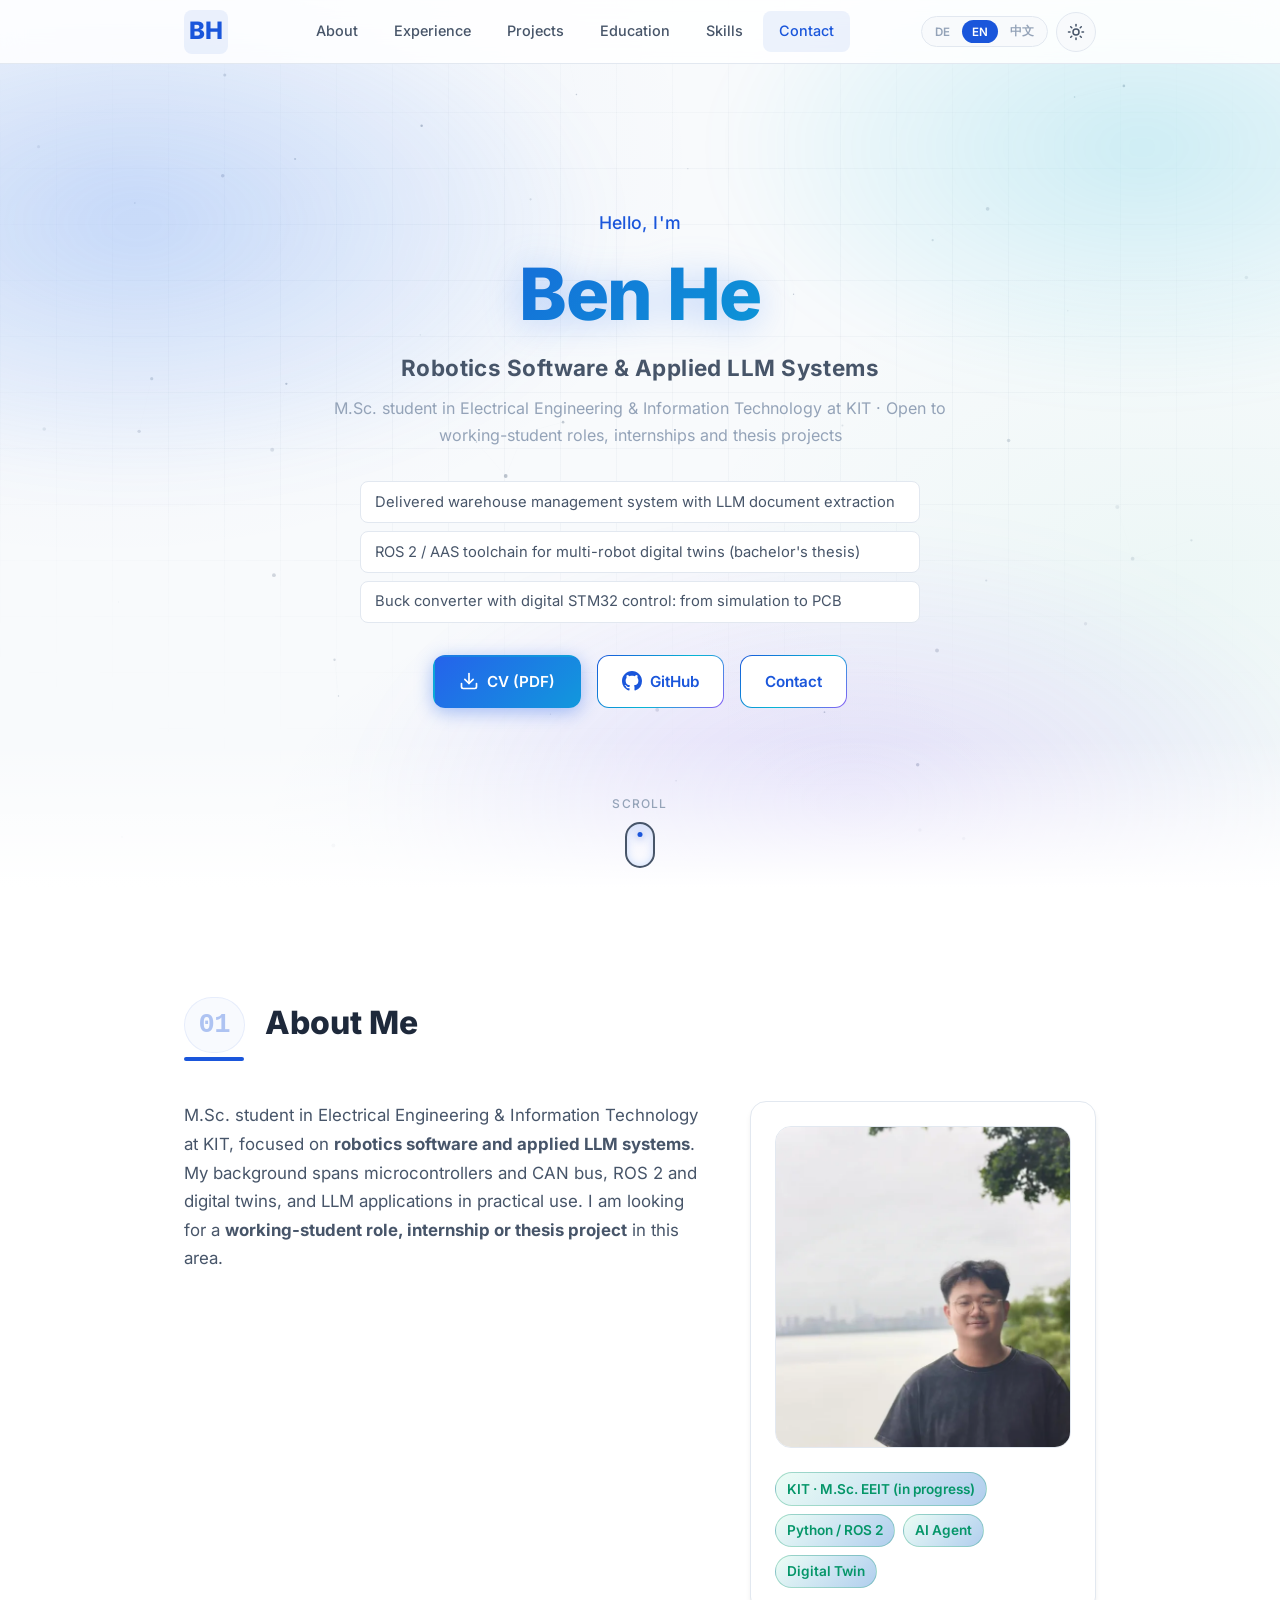
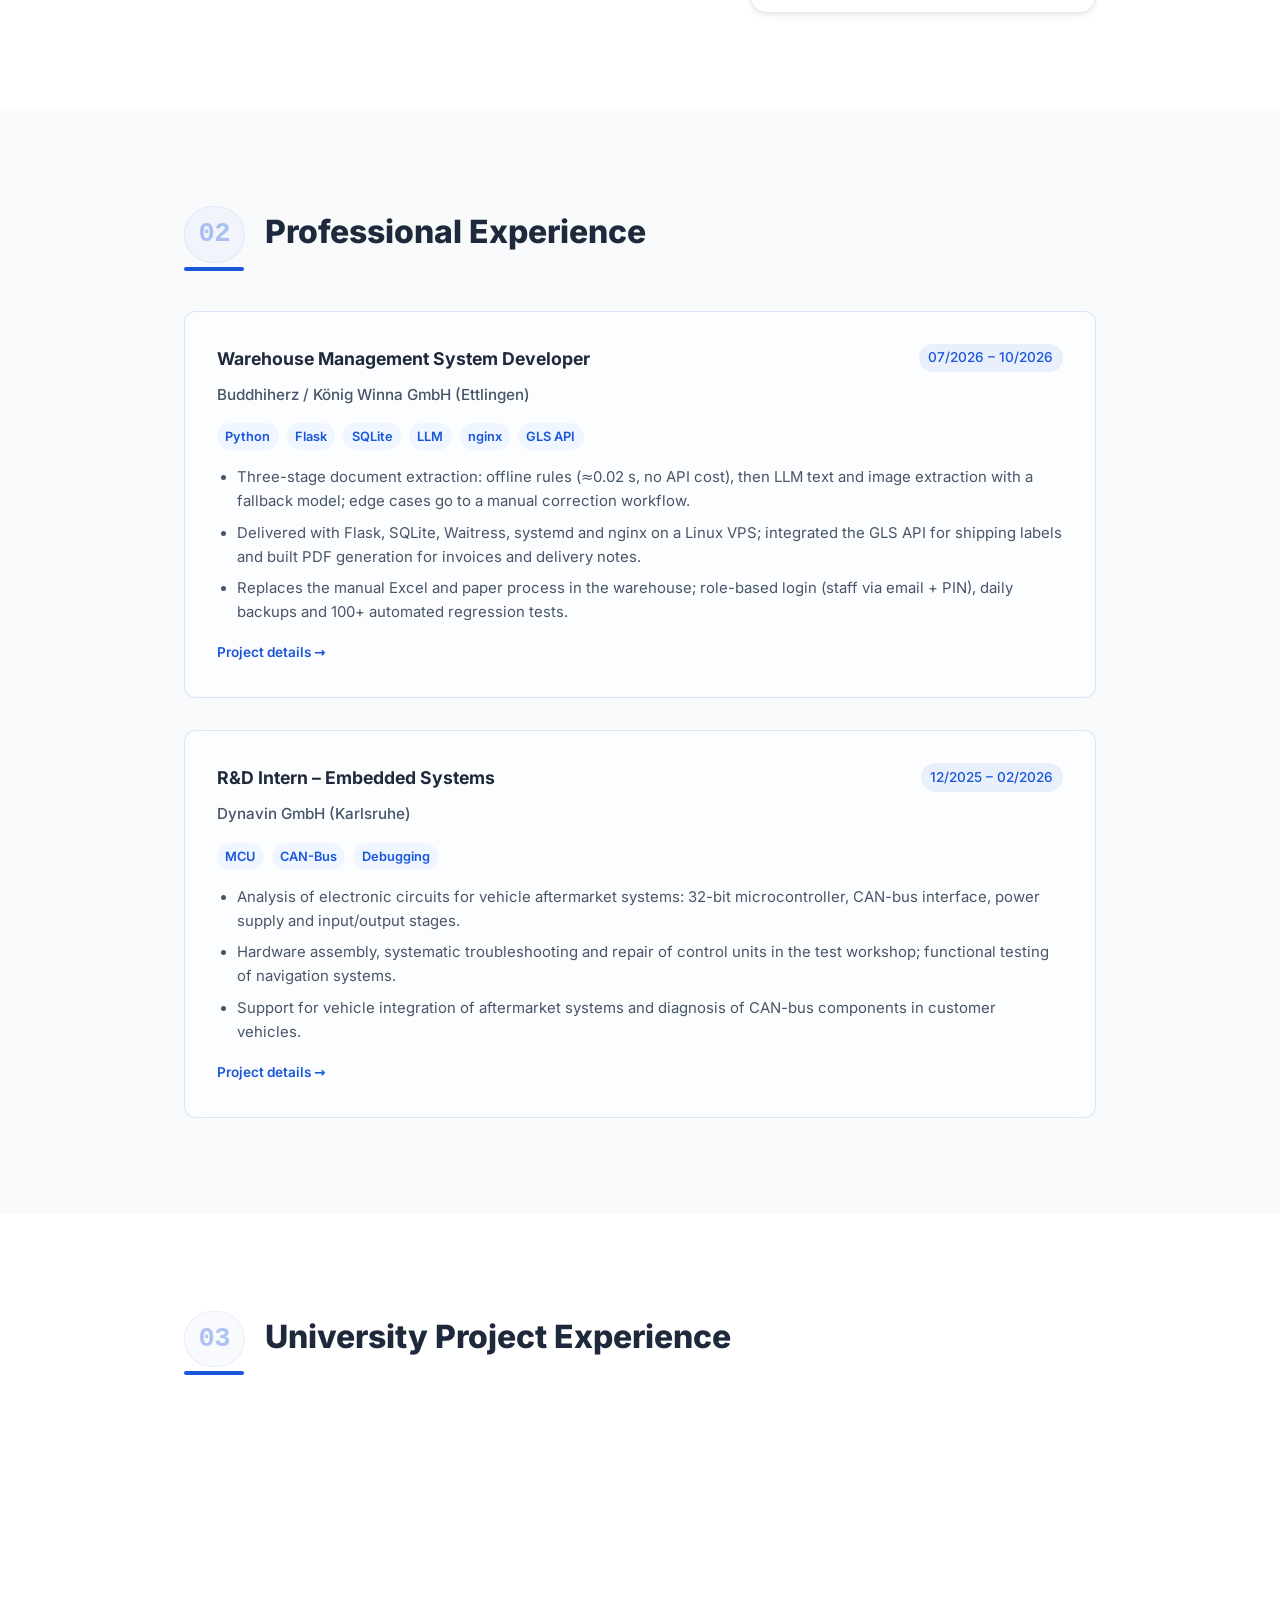
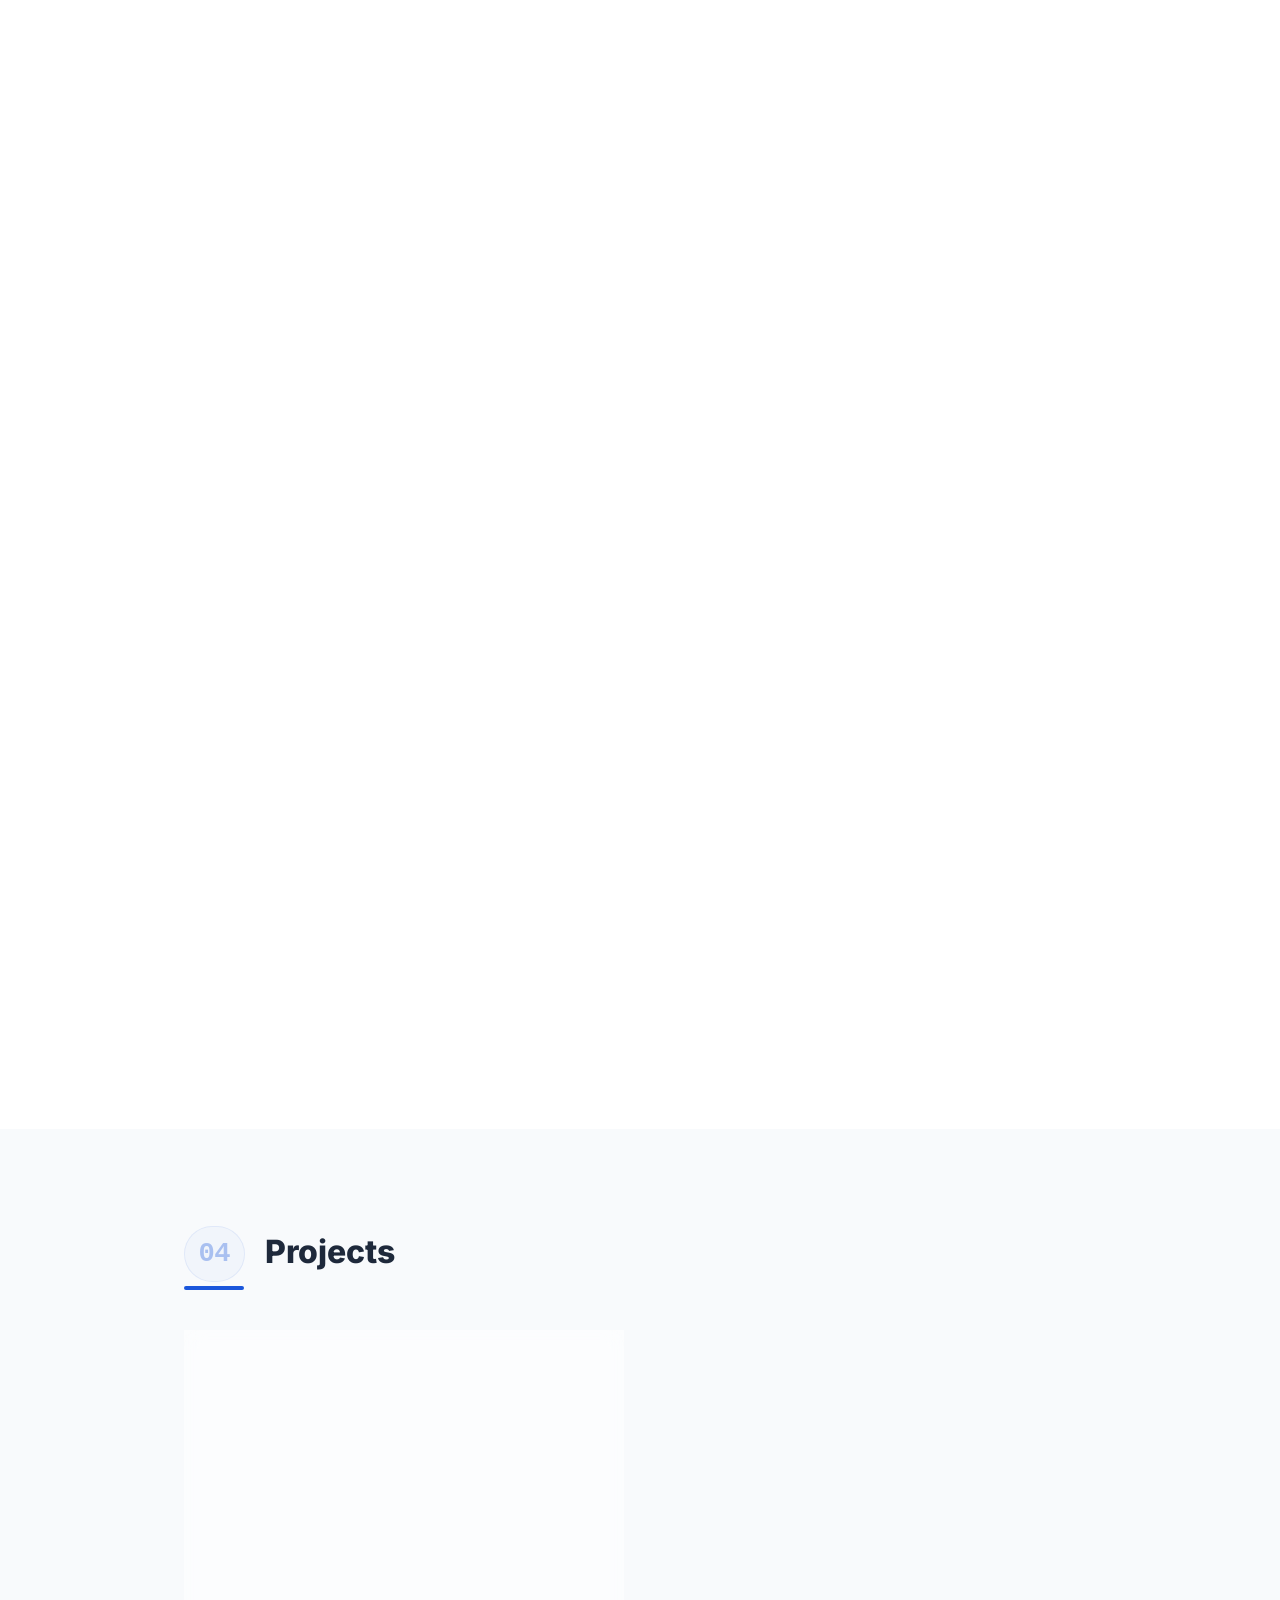
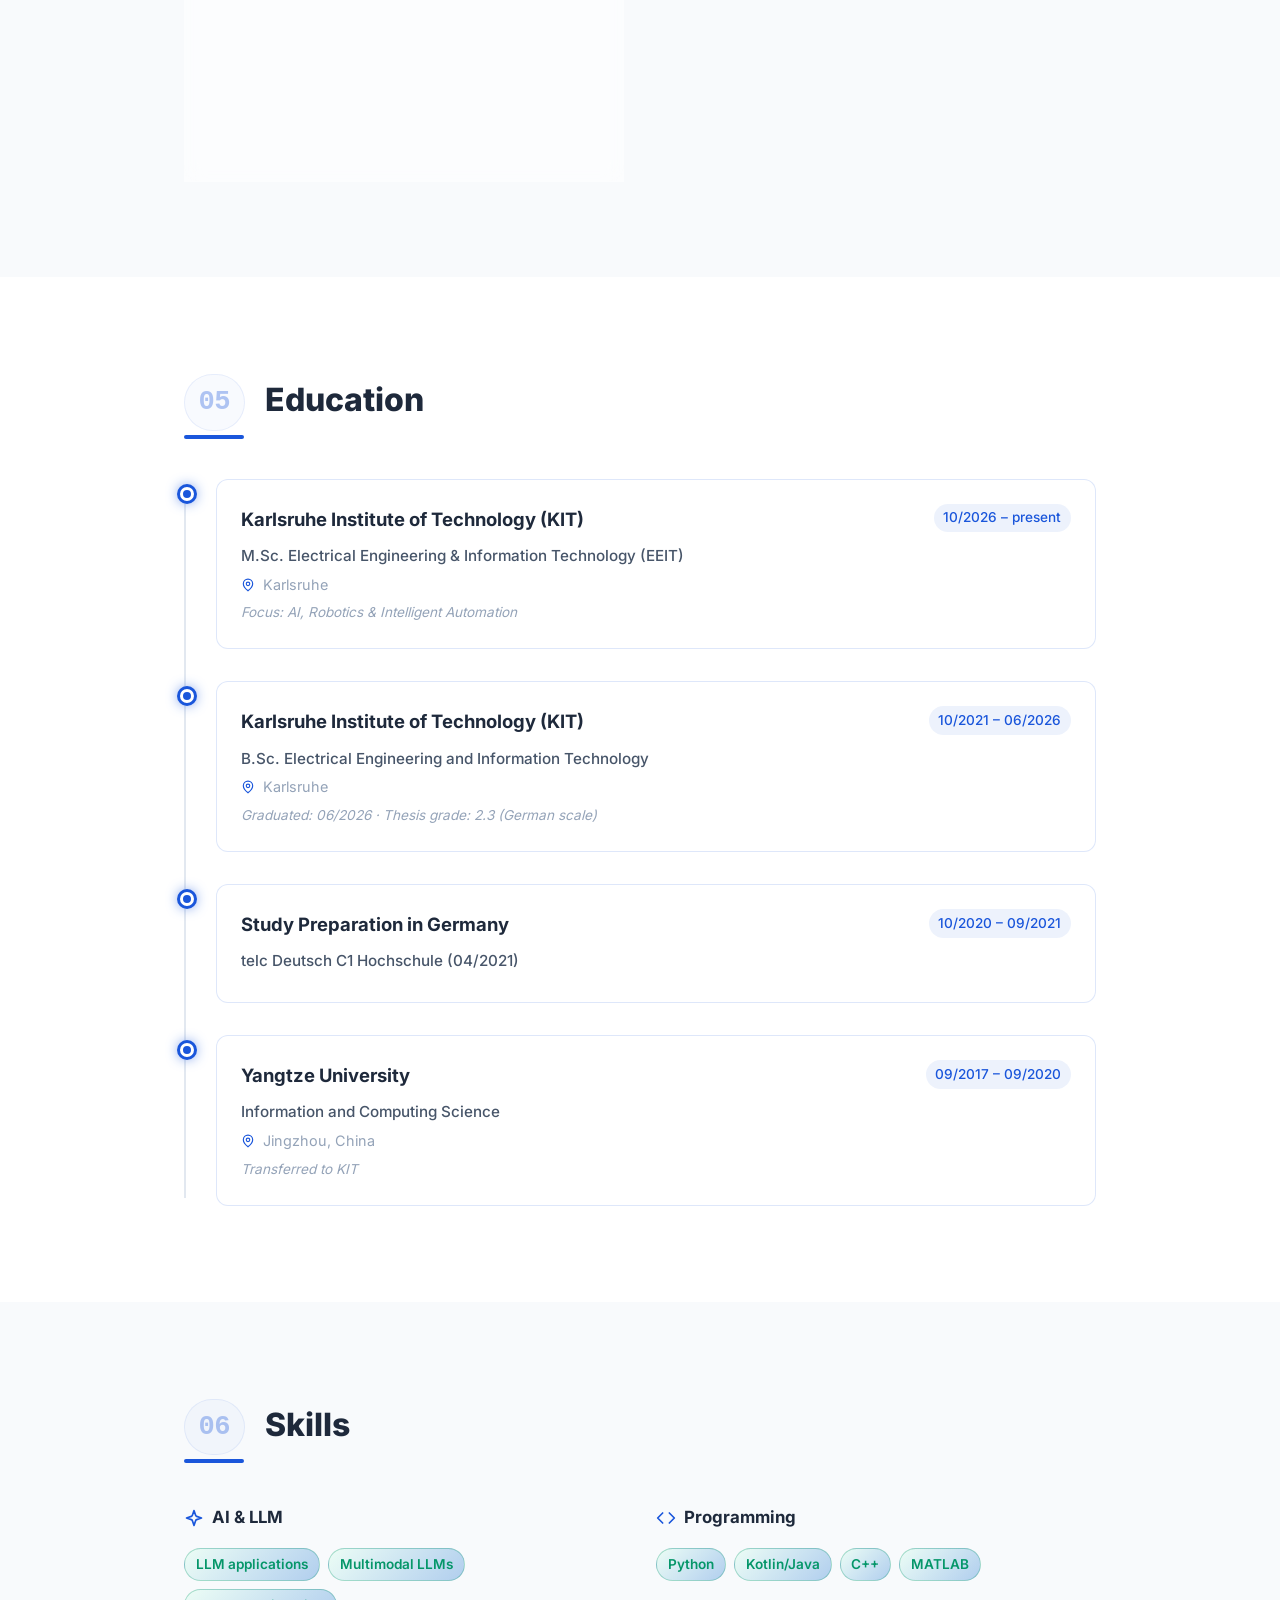
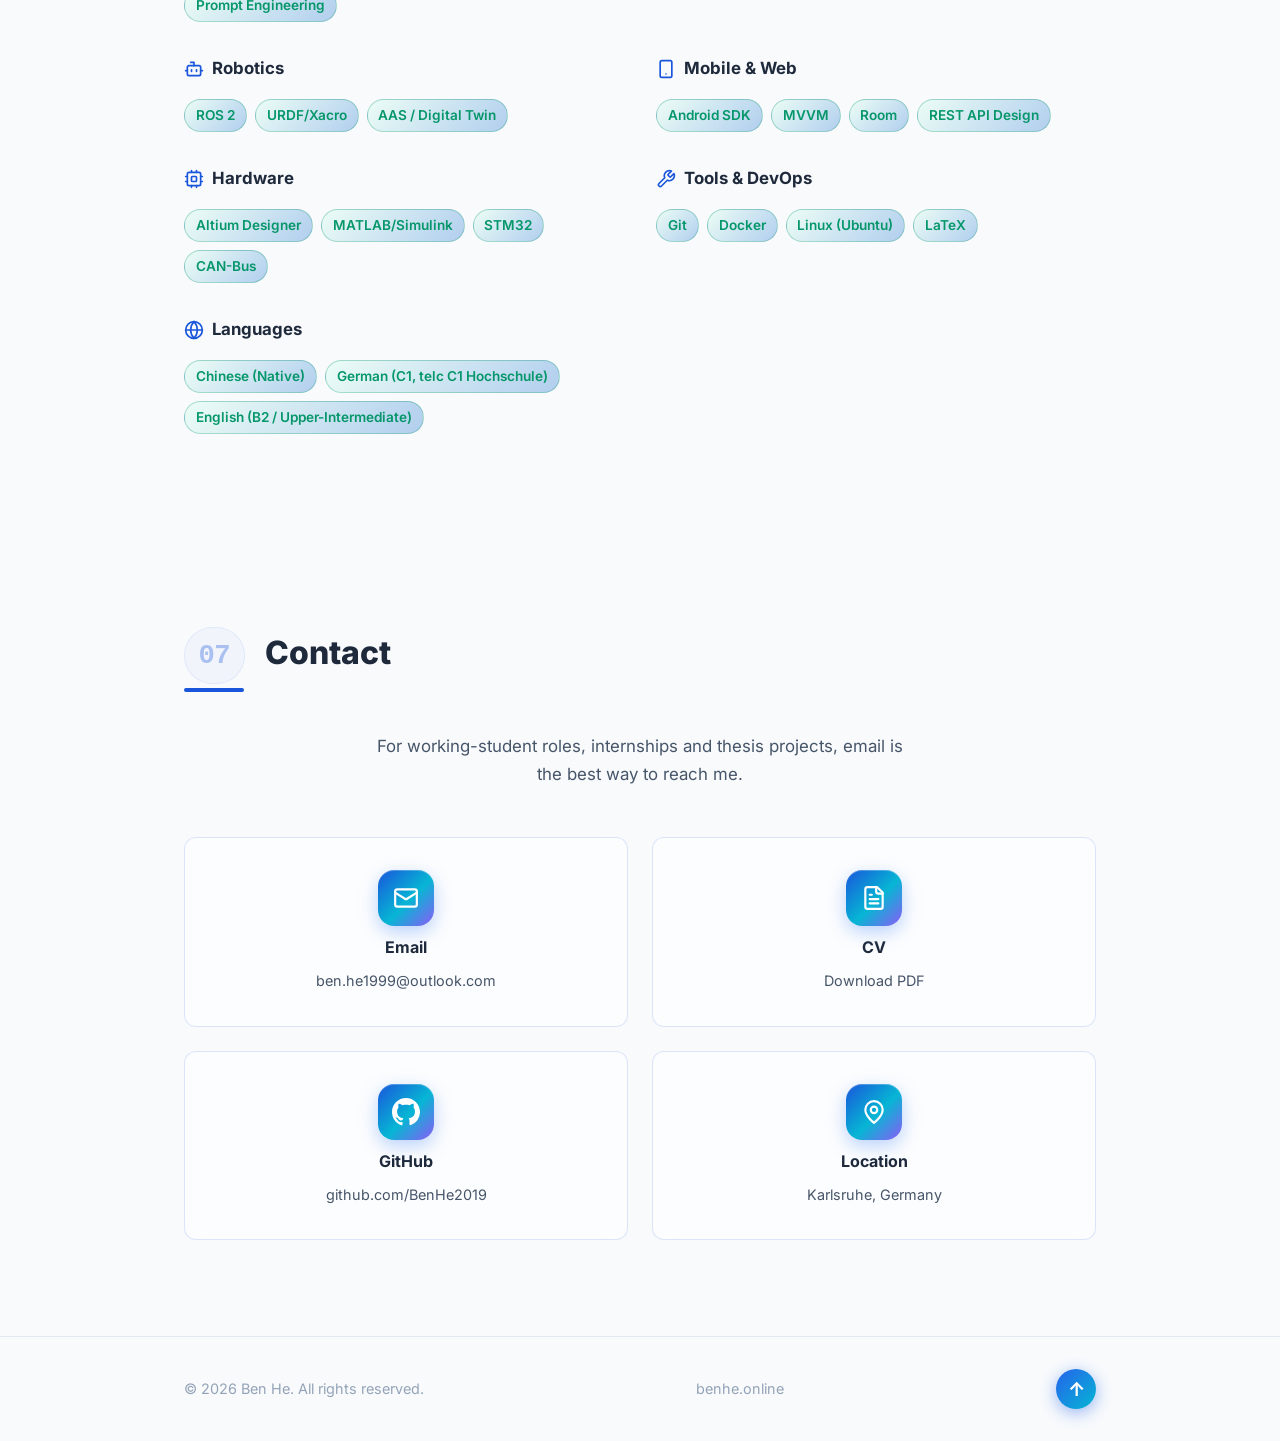
<file: index.html>
<!DOCTYPE html>
<html lang="de" data-theme="light">
<head>
  <meta charset="UTF-8">
  <meta name="viewport" content="width=device-width, initial-scale=1.0">
  <meta name="description" data-i18n="meta-desc" content="Ben He — M.Sc.-Student EEIT am KIT. Robotik-Software und angewandte LLM-Systeme: ROS 2, Digital Twins, LLM-Anwendungen und Embedded Systems. Offen für Werkstudentenstellen, Praktika und Abschlussarbeiten.">
  <title>Ben He | Robotics Software &amp; Applied LLM</title>
  <link rel="canonical" href="https://benhe2019.github.io/">
  <link rel="alternate" hreflang="de" href="https://benhe2019.github.io/?lang=de">
  <link rel="alternate" hreflang="en" href="https://benhe2019.github.io/?lang=en">
  <link rel="alternate" hreflang="zh-CN" href="https://benhe2019.github.io/?lang=zh">
  <link rel="alternate" hreflang="x-default" href="https://benhe2019.github.io/">
  <meta property="og:type" content="website">
  <meta property="og:title" content="Ben He | Robotics Software &amp; Applied LLM">
  <meta property="og:description" content="M.Sc.-Student EEIT am KIT. Robotik-Software und angewandte LLM-Systeme. Offen für Werkstudentenstellen, Praktika und Abschlussarbeiten.">
  <meta property="og:url" content="https://benhe2019.github.io/">
  <meta property="og:image" content="https://benhe2019.github.io/og-image.png">
  <meta property="og:image:width" content="1200">
  <meta property="og:image:height" content="630">
  <meta name="twitter:card" content="summary_large_image">
  <script type="application/ld+json">{"@context": "https://schema.org", "@type": "Person", "name": "Ben He", "url": "https://benhe2019.github.io/", "image": "https://benhe2019.github.io/portrait.jpg", "jobTitle": "M.Sc. Student, Electrical Engineering and Information Technology", "alumniOf": {"@type": "CollegeOrUniversity", "name": "Karlsruher Institut für Technologie"}, "address": {"@type": "PostalAddress", "addressLocality": "Karlsruhe", "addressCountry": "DE"}, "sameAs": ["https://github.com/BenHe2019"], "knowsAbout": ["Robotics", "ROS 2", "Digital Twin", "LLM Applications", "Embedded Systems"]}</script>
  <link rel="icon" type="image/svg+xml" href="favicon.svg">
  <link rel="stylesheet" href="styles.css">
  <link rel="apple-touch-icon" href="apple-touch-icon.png">
  <link rel="preload" href="fonts/inter-latin.woff2" as="font" type="font/woff2" crossorigin>
</head>
<body>

  <!-- Scroll Progress Bar -->
  <div class="scroll-progress" id="scrollProgress" aria-hidden="true"></div>

  <!-- Navigation -->
  <header class="navbar" id="navbar" role="banner">
    <div class="container nav-container">
      <a href="#hero" class="nav-logo" data-i18n-aria="nav-home" aria-label="Zur Startseite">BH</a>
      <nav class="nav-links" id="navLinks" role="navigation" data-i18n-aria="nav-main" aria-label="Hauptnavigation">
        <a href="#about" data-section="about" data-i18n="nav-about">Über mich</a>
        <a href="#experience" data-section="experience" data-i18n="nav-exp">Erfahrung</a>
        <a href="#projects" data-section="projects" data-i18n="nav-proj">Projekte</a>
        <a href="#education" data-section="education" data-i18n="nav-edu">Ausbildung</a>
        <a href="#skills" data-section="skills" data-i18n="nav-skills">Kompetenzen</a>
        <a href="#contact" data-section="contact" data-i18n="nav-contact">Kontakt</a>
      </nav>
      <div class="nav-actions">
        <div class="lang-switcher" id="langSwitcher" role="radiogroup" data-i18n-aria="lang-switch" aria-label="Sprache wählen">
          <button class="lang-option active" data-lang="de" aria-checked="true" role="radio">DE</button>
          <button class="lang-option" data-lang="en" aria-checked="false" role="radio">EN</button>
          <button class="lang-option" data-lang="zh" aria-checked="false" role="radio">中文</button>
        </div>
        <button class="theme-toggle" id="themeToggle" data-i18n-aria="theme-switch" aria-label="Design umschalten" title="Hell/Dunkel Modus">
          <span class="theme-icon-light"><svg width="18" height="18" viewBox="0 0 24 24" fill="none" stroke="currentColor" stroke-width="2" stroke-linecap="round" stroke-linejoin="round" aria-hidden="true"><circle cx="12" cy="12" r="4"/><path d="M12 2v2"/><path d="M12 20v2"/><path d="m4.93 4.93 1.41 1.41"/><path d="m17.66 17.66 1.41 1.41"/><path d="M2 12h2"/><path d="M20 12h2"/><path d="m6.34 17.66-1.41 1.41"/><path d="m19.07 4.93-1.41 1.41"/></svg></span>
          <span class="theme-icon-dark"><svg width="18" height="18" viewBox="0 0 24 24" fill="none" stroke="currentColor" stroke-width="2" stroke-linecap="round" stroke-linejoin="round" aria-hidden="true"><path d="M12 3a6 6 0 0 0 9 9 9 9 0 1 1-9-9Z"/></svg></span>
        </button>
        <button class="hamburger" id="hamburger" data-i18n-aria="menu-open" aria-label="Menü öffnen" aria-expanded="false">
          <span></span>
          <span></span>
          <span></span>
        </button>
      </div>
    </div>
  </header>

  <main>
    <!-- Hero Section -->
    <section class="hero" id="hero">
      <canvas class="hero-particles" id="heroParticles" aria-hidden="true"></canvas>
      <div class="hero-bg-gradient" aria-hidden="true"></div>
      <div class="container hero-content">
        <p class="hero-greeting" data-i18n="hero-greeting">Hallo, ich bin</p>
        <h1 class="hero-name">Ben He</h1>
        <p class="hero-title" data-i18n="hero-title">Robotik-Software &amp; angewandte LLM-Systeme</p>
        <p class="hero-subtitle" data-i18n="hero-subtitle">M.Sc.-Student Elektrotechnik und Informationstechnik am KIT · Offen für Werkstudentenstellen, Praktika und Abschlussarbeiten</p>
        <ul class="hero-proof">
          <li><a href="buddhiherz.html" data-i18n="hero-proof-1">Ausgeliefertes Lagerverwaltungssystem mit LLM-Dokumentenextraktion</a></li>
          <li><a href="bachelorarbeit.html" data-i18n="hero-proof-2">ROS-2-/AAS-Toolchain für Multi-Robot-Digital-Twins (Bachelorarbeit)</a></li>
          <li><a href="power-electronics.html" data-i18n="hero-proof-3">Buck-Wandler mit digitaler STM32-Regelung: von der Simulation bis zur Platine</a></li>
        </ul>
        <div class="hero-cta">
          <a href="cv/Ben_He_Lebenslauf.pdf" class="btn btn-primary" data-cv-link>
            <svg class="btn-icon" width="20" height="20" viewBox="0 0 24 24" fill="none" stroke="currentColor" stroke-width="2" stroke-linecap="round" stroke-linejoin="round" aria-hidden="true"><path d="M21 15v4a2 2 0 0 1-2 2H5a2 2 0 0 1-2-2v-4"/><polyline points="7 10 12 15 17 10"/><line x1="12" x2="12" y1="15" y2="3"/></svg>
            <span data-i18n="hero-cv">Lebenslauf (PDF)</span>
          </a>
          <a href="https://github.com/BenHe2019" target="_blank" rel="noopener" class="btn btn-outline">
            <svg class="btn-icon" width="20" height="20" viewBox="0 0 24 24" fill="currentColor"><path d="M12 0C5.37 0 0 5.37 0 12c0 5.31 3.435 9.795 8.205 11.385.6.105.825-.255.825-.57 0-.285-.015-1.23-.015-2.235-3.015.555-3.795-.735-4.035-1.41-.135-.345-.72-1.41-1.23-1.695-.42-.225-1.02-.78-.015-.795.945-.015 1.62.87 1.845 1.23 1.08 1.815 2.805 1.305 3.495.99.105-.78.42-1.305.765-1.605-2.67-.3-5.46-1.335-5.46-5.925 0-1.305.465-2.385 1.23-3.225-.12-.3-.54-1.53.12-3.18 0 0 1.005-.315 3.3 1.23.96-.27 1.98-.405 3-.405s2.04.135 3 .405c2.295-1.56 3.3-1.23 3.3-1.23.66 1.65.24 2.88.12 3.18.765.84 1.23 1.905 1.23 3.225 0 4.605-2.805 5.625-5.475 5.925.435.375.81 1.095.81 2.22 0 1.605-.015 2.895-.015 3.3 0 .315.225.69.825.57A12.02 12.02 0 0 0 24 12c0-6.63-5.37-12-12-12z"/></svg>
            GitHub
          </a>
          <a href="#contact" class="btn btn-outline" data-i18n="hero-cta">Kontakt</a>
        </div>
      </div>
      <div class="hero-scroll" aria-hidden="true">
        <span data-i18n="scroll">Scrollen</span>
        <div class="scroll-indicator"></div>
      </div>
      <!-- smooth fade into the next section -->
      <div class="hero-fade" aria-hidden="true"></div>
    </section>

    <!-- About Section -->
    <section class="section" id="about">
      <div class="container">
        <h2 class="section-title"><span class="section-num">01</span> <span data-i18n="about-title">Über mich</span></h2>
        <div class="about-layout">
          <div class="about-content">
            <p data-i18n="about-text">M.Sc.-Student der Elektrotechnik und Informationstechnik am KIT mit Schwerpunkt auf <strong>Robotik-Software und angewandten LLM-Systemen</strong>. Mein Hintergrund reicht von Mikrocontrollern und CAN-Bus über ROS&nbsp;2 und Digital Twins bis zu LLM-Anwendungen im praktischen Einsatz. Ich suche eine <strong>Werkstudentenstelle, ein Praktikum oder eine Abschlussarbeit</strong> in diesem Bereich.</p>
          </div>
          <aside class="about-photo-card" data-i18n-aria="about-photo" aria-label="Persönliche Vorstellung">
            <div class="photo-frame">
              <picture><source srcset="portrait.webp" type="image/webp"><img src="portrait.jpg" width="600" height="826" data-i18n-alt="portrait-alt" alt="Portrait von Ben He"></picture>
            </div>
            <div class="about-badges">
              <span class="tag tag-skill" data-i18n="about-tag-msc">KIT · M.Sc. EEIT (laufend)</span>
              <span class="tag tag-skill">Python / ROS 2</span>
              <span class="tag tag-skill">AI Agent</span>
              <span class="tag tag-skill">Digital Twin</span>
            </div>
          </aside>
        </div>
      </div>
    </section>

    <!-- Experience Section -->
    <section class="section section-alt" id="experience">
      <div class="container">
        <h2 class="section-title"><span class="section-num">02</span> <span data-i18n="exp-title">Berufserfahrung</span></h2>
        <div class="exp-grid">
          <!-- Buddhiherz -->
          <article class="exp-card">
            <a href="buddhiherz.html" class="exp-card-link">
            <div class="exp-card-header">
              <h3 data-i18n="exp-buddhiherz-title">Entwickler Lagerverwaltungssystem (WMS)</h3>
              <span class="exp-date">07/2026 – 10/2026</span>
            </div>
            <p class="exp-company" data-i18n="exp-buddhiherz-company">Buddhiherz / König Winna GmbH (Ettlingen)</p>
            <div class="exp-tags">
              <span class="tag">Python</span>
              <span class="tag">Flask</span>
              <span class="tag">SQLite</span>
              <span class="tag">LLM</span>
              <span class="tag">nginx</span>
              <span class="tag">GLS API</span>
            </div>
            <ul class="exp-details">
              <li data-i18n="exp-buddhiherz-1">Dreistufige Dokumentenextraktion: Offline-Regeln (≈0,02 s, keine API-Kosten), danach LLM-Text- und Bildextraktion mit Fallback-Modell; Problemfälle landen in einem manuellen Korrektur-Workflow.</li>
              <li data-i18n="exp-buddhiherz-2">Auslieferung mit Flask, SQLite, Waitress, systemd und nginx auf einem Linux-VPS; Anbindung der GLS-API für Versandlabels sowie PDF-Erzeugung für Rechnungen und Lieferscheine.</li>
              <li data-i18n="exp-buddhiherz-3">Ersetzt den manuellen Excel- und Papierprozess im Lager; rollenbasierter Login (Mitarbeitende per E-Mail + PIN), tägliche Backups und 100+ automatisierte Regressionstests.</li>
            </ul>
            <span class="exp-card-more" data-i18n="exp-buddhiherz-more">Projektdetails →</span>
            </a>
          </article>
          <!-- Praktikum Dynavin -->
          <article class="exp-card">
            <a href="praktikum.html" class="exp-card-link">
              <div class="exp-card-header">
                <h3 data-i18n="exp-praktikum-title">Praktikant F&amp;E – Embedded Systems</h3>
                <span class="exp-date">12/2025 – 02/2026</span>
              </div>
              <p class="exp-company" data-i18n="exp-praktikum-company">Dynavin GmbH (Karlsruhe)</p>
              <div class="exp-tags">
                <span class="tag">MCU</span>
                <span class="tag">CAN-Bus</span>
                <span class="tag">Debugging</span>
              </div>
              <ul class="exp-details">
                <li data-i18n="exp-praktikum-1">Analyse elektronischer Schaltungen für Fahrzeug-Nachrüstsysteme: 32-Bit-Mikrocontroller, CAN-Bus-Schnittstelle, Spannungsversorgung und Ein-/Ausgangsstufen.</li>
                <li data-i18n="exp-praktikum-2">Hardware-Montage, systematische Fehlersuche und Reparatur von Steuergeräten in der Prüfwerkstatt; Funktionstests von Navigationssystemen.</li>
                <li data-i18n="exp-praktikum-3">Unterstützung bei der Fahrzeugintegration von Nachrüstsystemen und Diagnose von CAN-Bus-Komponenten in Kundenfahrzeugen.</li>
              </ul>
              <span class="exp-card-more" data-i18n="exp-praktikum-more">Projektdetails →</span>
            </a>
          </article>
        </div>
      </div>
    </section>

    <!-- University Project Experience Section -->
    <section class="section" id="uni">
      <div class="container">
        <h2 class="section-title"><span class="section-num">03</span> <span data-i18n="uni-title">Universitäre Projekterfahrung</span></h2>
        <div class="exp-grid">
          <!-- Bachelor Thesis -->
          <article class="exp-card">
            <a href="bachelorarbeit.html" class="exp-card-link">
              <div class="exp-card-header">
                <h3 data-i18n="exp-thesis-title">Bachelorarbeit: Entwurf und Implementierung eines AAS-Submodells für industrielle Robotersysteme</h3>
                <span class="exp-date">06/2025 – 12/2025</span>
              </div>
              <p class="exp-company" data-i18n="exp-thesis-company">Institut für Regelungs- und Steuerungssysteme (IRS), KIT · Note 2,3</p>
              <div class="exp-tags">
                <span class="tag">Python</span>
                <span class="tag">ROS 2</span>
                <span class="tag">AAS (v3.0)</span>
                <span class="tag">URDF/Xacro</span>
              </div>
              <ul class="exp-details">
                <li data-i18n="exp-thesis-1">Python-Toolchain (Submodel Generator), die URDF-/YAML-Daten automatisch in sechs semantische AAS-Teilmodelle überführt: <em>Struktur, Kinematik, Dynamik, Steuerung, Sicherheit, Visualisierung</em> — für 12 UR-Modelle und den igus ReBeL.</li>
                <li data-i18n="exp-thesis-2">Multi-Robot-Generator erzeugt aus einer Konfigurationsdatei (Typ, Position, Gelenkgrenzen) und den AAS-Daten automatisch ROS-2-Simulationsszenarien.</li>
                <li data-i18n="exp-thesis-3">Ende-zu-Ende-Validierung in der Simulation: Universal Robots (UR3/UR5) über den Standard-Generator, igus ReBeL über eine erweiterte Pipeline.</li>
                <li data-i18n="exp-thesis-4">Ergebnis: <em>Digital-Twin-Generator</em>, der aus URDF-Beschreibungen und einer Konfigurationsdatei eine ROS-2-Simulation mit AAS-Integration erzeugt.</li>
              </ul>
              <span class="exp-card-more" data-i18n="exp-thesis-more">Projektdetails →</span>
            </a>
          </article>
          <!-- ETI -->
          <article class="exp-card">
            <a href="power-electronics.html" class="exp-card-link">
              <div class="exp-card-header">
                <h3 data-i18n="exp-eti-title">Hardware-Design &amp; Leistungselektronik</h3>
                <span class="exp-date">05/2024 – 09/2024</span>
              </div>
              <p class="exp-company" data-i18n="exp-eti-company">Elektrotechnisches Institut (ETI), KIT</p>
              <div class="exp-tags">
                <span class="tag">MATLAB/Simulink</span>
                <span class="tag">Altium Designer</span>
                <span class="tag">STM32</span>
                <span class="tag">Embedded Coder</span>
              </div>
              <ul class="exp-details">
                <li data-i18n="exp-eti-1">Buck-Wandler von der Auslegung bis zur Inbetriebnahme: 40 V Eingang, 1–36 V Ausgang, bis 50 W; Simulation in MATLAB/Simulink (Simscape), Auslegungsziel für den Ausgangsrippel ≤ 0,5 % von U<sub>E</sub>.</li>
                <li data-i18n="exp-eti-2">Mehrlagiges PCB in Altium Designer (Schaltplan, Layout, DRC), manuelle Bestückung und systematische Inbetriebnahme.</li>
                <li data-i18n="exp-eti-3">Kaskadierte PI-Regelung (Strom und Spannung) mit Stateflow-Fehlerabschaltung auf einem STM32; C++-Code per Embedded Coder generiert.</li>
              </ul>
              <span class="exp-card-more" data-i18n="exp-eti-more">Projektdetails →</span>
            </a>
          </article>
          <!-- ITIV -->
          <article class="exp-card">
            <a href="pit-autopilot.html" class="exp-card-link">
              <div class="exp-card-header">
                <h3 data-i18n="exp-itiv-title">Embedded-Modellfahrzeug: Distanzmessung &amp; Lenkung</h3>
                <span class="exp-date">05/2023 – 07/2023</span>
              </div>
              <p class="exp-company" data-i18n="exp-itiv-company">Institut für Technik der Informationsverarbeitung (ITIV), KIT</p>
              <div class="exp-tags">
                <span class="tag">C++</span>
                <span class="tag">Embedded Systems</span>
                <span class="tag">Tiva C</span>
                <span class="tag">HC-SR04</span>
              </div>
              <ul class="exp-details">
                <li data-i18n="exp-itiv-1">Teamprojekt im Praktikum Informationstechnik I: eigene C++-Module für Ultraschall-Distanzmessung (HC-SR04, Timer-Capture) mit mehrstufiger LED-Warnung und für die Joystick-Lenkung (ADC, Differenzialantrieb) auf einem Tiva-C-Mikrocontroller (TM4C123).</li>
              </ul>
              <span class="exp-card-more" data-i18n="exp-itiv-more">Projektdetails →</span>
            </a>
          </article>
        </div>
      </div>
    </section>

    <!-- Projects Section -->
    <section class="section section-alt" id="projects">
      <div class="container">
        <h2 class="section-title"><span class="section-num">04</span> <span data-i18n="proj-title">Projekte</span></h2>
        <div class="projects-grid">

          <article class="project-card">
            <div class="project-icon"><svg width="28" height="28" viewBox="0 0 24 24" fill="none" stroke="currentColor" stroke-width="2" stroke-linecap="round" stroke-linejoin="round" aria-hidden="true"><rect width="14" height="20" x="5" y="2" rx="2" ry="2"/><path d="M12 18h.01"/></svg></div>
            <h3 data-i18n="proj-fitlog-title">Full-Stack Gesundheits-App „Fitlog"</h3>
            <p class="project-meta" data-i18n="proj-fitlog-meta">Persönliches KI-Projekt · 01/2025 – 06/2026</p>
            <p class="project-desc" data-i18n="proj-fitlog-desc">Android-App (Kotlin/Java, MVVM) mit Room-Datenbank, REST-API und offlinefähiger Synchronisation. Kalorienschätzung aus Essensfotos über ein multimodales LLM; die Ergebnisse werden vor dem Speichern manuell geprüft.</p>
            <div class="project-tags">
              <span class="tag">Kotlin/Java</span>
              <span class="tag">Python</span>
              <span class="tag">Multimodal LLM</span>
              <span class="tag">Android Studio</span>
            </div>
            <p class="project-note" data-i18n="proj-fitlog-note">Repository privat · Einblick auf Anfrage</p>
          </article>
        </div>
      </div>
    </section>

    <!-- Education Section -->
    <section class="section" id="education">
      <div class="container">
        <h2 class="section-title"><span class="section-num">05</span> <span data-i18n="edu-title">Ausbildung</span></h2>
        <div class="timeline">
          <div class="timeline-item">
            <div class="timeline-marker"></div>
            <div class="timeline-card">
              <div class="timeline-header">
                <h3 data-i18n="edu-kit-name">Karlsruher Institut für Technologie (KIT)</h3>
                <span class="timeline-date" data-i18n="edu-kit-msc-date">10/2026 – heute</span>
              </div>
              <p class="timeline-subtitle" data-i18n="edu-kit-msc-degree">M.Sc. Elektrotechnik und Informationstechnik (EEIT)</p>
              <p class="timeline-location"><svg class="loc-pin" width="14" height="14" viewBox="0 0 24 24" fill="none" stroke="currentColor" stroke-width="2" stroke-linecap="round" stroke-linejoin="round" aria-hidden="true"><path d="M20 10c0 6-8 12-8 12s-8-6-8-12a8 8 0 0 1 16 0Z"/><circle cx="12" cy="10" r="3"/></svg> Karlsruhe</p>
              <p class="timeline-note" data-i18n="edu-kit-msc-note">Schwerpunkt: KI, Robotik &amp; intelligente Automatisierung</p>
            </div>
          </div>
          <div class="timeline-item">
            <div class="timeline-marker"></div>
            <div class="timeline-card">
              <div class="timeline-header">
                <h3 data-i18n="edu-kit-name">Karlsruher Institut für Technologie (KIT)</h3>
                <span class="timeline-date">10/2021 – 06/2026</span>
              </div>
              <p class="timeline-subtitle" data-i18n="edu-kit-degree">B.Sc. Elektrotechnik und Informationstechnik</p>
              <p class="timeline-location"><svg class="loc-pin" width="14" height="14" viewBox="0 0 24 24" fill="none" stroke="currentColor" stroke-width="2" stroke-linecap="round" stroke-linejoin="round" aria-hidden="true"><path d="M20 10c0 6-8 12-8 12s-8-6-8-12a8 8 0 0 1 16 0Z"/><circle cx="12" cy="10" r="3"/></svg> Karlsruhe</p>
              <p class="timeline-note" data-i18n="edu-kit-note">Abschluss: 06/2026 · Bachelorarbeit: Note 2,3</p>
            </div>
          </div>
          <div class="timeline-item">
            <div class="timeline-marker"></div>
            <div class="timeline-card">
              <div class="timeline-header">
                <h3 data-i18n="edu-prep-name">Studienvorbereitung in Deutschland</h3>
                <span class="timeline-date">10/2020 – 09/2021</span>
              </div>
              <p class="timeline-subtitle" data-i18n="edu-prep-degree">telc Deutsch C1 Hochschule (04/2021)</p>
            </div>
          </div>
          <div class="timeline-item">
            <div class="timeline-marker"></div>
            <div class="timeline-card">
              <div class="timeline-header">
                <h3 data-i18n="edu-yz-name">Yangtze-Universität</h3>
                <span class="timeline-date">09/2017 – 09/2020</span>
              </div>
              <p class="timeline-subtitle" data-i18n="edu-yz-degree">Information and Computing Science</p>
              <p class="timeline-location"><svg class="loc-pin" width="14" height="14" viewBox="0 0 24 24" fill="none" stroke="currentColor" stroke-width="2" stroke-linecap="round" stroke-linejoin="round" aria-hidden="true"><path d="M20 10c0 6-8 12-8 12s-8-6-8-12a8 8 0 0 1 16 0Z"/><circle cx="12" cy="10" r="3"/></svg> Jingzhou, China</p>
              <p class="timeline-note" data-i18n="edu-yz-note">Wechsel ans KIT</p>
            </div>
          </div>
        </div>
      </div>
    </section>

    <!-- Skills Section -->
    <section class="section section-alt" id="skills">
      <div class="container">
        <h2 class="section-title"><span class="section-num">06</span> <span data-i18n="skills-title">Kompetenzen</span></h2>
        <div class="skills-grid">
          <div class="skill-group">
            <h3><svg class="skill-icon" width="20" height="20" viewBox="0 0 24 24" fill="none" stroke="currentColor" stroke-width="2" stroke-linecap="round" stroke-linejoin="round" aria-hidden="true"><path d="m12 3-1.912 5.813a2 2 0 0 1-1.275 1.275L3 12l5.813 1.912a2 2 0 0 1 1.275 1.275L12 21l1.912-5.813a2 2 0 0 1 1.275-1.275L21 12l-5.813-1.912a2 2 0 0 1-1.275-1.275L12 3Z"/></svg><span data-i18n="skills-ai">KI &amp; LLM</span></h3>
            <div class="skill-tags">
              <span class="tag tag-skill" data-i18n="skill-llm">LLM-Anwendungen</span>
              <span class="tag tag-skill" data-i18n="skill-mm">Multimodale LLMs</span>
              <span class="tag tag-skill">Prompt Engineering</span>
            </div>
          </div>
          <div class="skill-group">
            <h3><svg class="skill-icon" width="20" height="20" viewBox="0 0 24 24" fill="none" stroke="currentColor" stroke-width="2" stroke-linecap="round" stroke-linejoin="round" aria-hidden="true"><polyline points="16 18 22 12 16 6"/><polyline points="8 6 2 12 8 18"/></svg><span data-i18n="skills-prog">Programmierung</span></h3>
            <div class="skill-tags">
              <span class="tag tag-skill">Python</span>
              <span class="tag tag-skill">Kotlin/Java</span>
              <span class="tag tag-skill">C++</span>
              <span class="tag tag-skill">MATLAB</span>
            </div>
          </div>
          <div class="skill-group">
            <h3><svg class="skill-icon" width="20" height="20" viewBox="0 0 24 24" fill="none" stroke="currentColor" stroke-width="2" stroke-linecap="round" stroke-linejoin="round" aria-hidden="true"><path d="M12 8V4H8"/><rect width="16" height="12" x="4" y="8" rx="2"/><path d="M2 14h2"/><path d="M20 14h2"/><path d="M15 13v2"/><path d="M9 13v2"/></svg><span data-i18n="skills-robo">Robotik</span></h3>
            <div class="skill-tags">
              <span class="tag tag-skill">ROS 2</span>
              <span class="tag tag-skill">URDF/Xacro</span>
              <span class="tag tag-skill">AAS / Digital Twin</span>
            </div>
          </div>
          <div class="skill-group">
            <h3><svg class="skill-icon" width="20" height="20" viewBox="0 0 24 24" fill="none" stroke="currentColor" stroke-width="2" stroke-linecap="round" stroke-linejoin="round" aria-hidden="true"><rect width="14" height="20" x="5" y="2" rx="2" ry="2"/><path d="M12 18h.01"/></svg><span data-i18n="skills-mobile">Mobile &amp; Web</span></h3>
            <div class="skill-tags">
              <span class="tag tag-skill">Android SDK</span>
              <span class="tag tag-skill">MVVM</span>
              <span class="tag tag-skill">Room</span>
              <span class="tag tag-skill">REST API Design</span>
            </div>
          </div>
          <div class="skill-group">
            <h3><svg class="skill-icon" width="20" height="20" viewBox="0 0 24 24" fill="none" stroke="currentColor" stroke-width="2" stroke-linecap="round" stroke-linejoin="round" aria-hidden="true"><rect width="16" height="16" x="4" y="4" rx="2"/><rect width="6" height="6" x="9" y="9" rx="1"/><path d="M15 2v2"/><path d="M15 20v2"/><path d="M2 15h2"/><path d="M2 9h2"/><path d="M20 15h2"/><path d="M20 9h2"/><path d="M9 2v2"/><path d="M9 20v2"/></svg><span data-i18n="skills-hw">Hardware</span></h3>
            <div class="skill-tags">
              <span class="tag tag-skill">Altium Designer</span>
              <span class="tag tag-skill">MATLAB/Simulink</span>
              <span class="tag tag-skill">STM32</span>
              <span class="tag tag-skill">CAN-Bus</span>
            </div>
          </div>
          <div class="skill-group">
            <h3><svg class="skill-icon" width="20" height="20" viewBox="0 0 24 24" fill="none" stroke="currentColor" stroke-width="2" stroke-linecap="round" stroke-linejoin="round" aria-hidden="true"><path d="M14.7 6.3a1 1 0 0 0 0 1.4l1.6 1.6a1 1 0 0 0 1.4 0l3.77-3.77a6 6 0 0 1-7.94 7.94l-6.91 6.91a2.12 2.12 0 0 1-3-3l6.91-6.91a6 6 0 0 1 7.94-7.94l-3.76 3.76z"/></svg><span data-i18n="skills-tools">Tools &amp; DevOps</span></h3>
            <div class="skill-tags">
              <span class="tag tag-skill">Git</span>
              <span class="tag tag-skill">Docker</span>
              <span class="tag tag-skill">Linux (Ubuntu)</span>
              <span class="tag tag-skill">LaTeX</span>
            </div>
          </div>
          <div class="skill-group">
            <h3><svg class="skill-icon" width="20" height="20" viewBox="0 0 24 24" fill="none" stroke="currentColor" stroke-width="2" stroke-linecap="round" stroke-linejoin="round" aria-hidden="true"><circle cx="12" cy="12" r="10"/><path d="M12 2a14.5 14.5 0 0 0 0 20 14.5 14.5 0 0 0 0-20"/><path d="M2 12h20"/></svg><span data-i18n="skills-lang">Sprachen</span></h3>
            <div class="skill-tags">
              <span class="tag tag-skill" data-i18n="lang-zh">Chinesisch (Muttersprache)</span>
              <span class="tag tag-skill" data-i18n="lang-de">Deutsch (C1, telc C1 Hochschule)</span>
              <span class="tag tag-skill" data-i18n="lang-en">Englisch (B2 / Gute Kenntnisse)</span>
            </div>
          </div>
        </div>
      </div>
    </section>

    <!-- Contact Section -->
    <section class="section section-alt" id="contact">
      <div class="container">
        <h2 class="section-title"><span class="section-num">07</span> <span data-i18n="contact-title">Kontakt</span></h2>
        <p class="contact-intro" data-i18n="contact-intro">Für Werkstudentenstellen, Praktika und Abschlussarbeiten erreichen Sie mich am besten per E-Mail.</p>
        <div class="contact-grid">
          <a href="mailto:ben.he1999@outlook.com" class="contact-card">
            <div class="contact-icon"><svg width="26" height="26" viewBox="0 0 24 24" fill="none" stroke="currentColor" stroke-width="2" stroke-linecap="round" stroke-linejoin="round" aria-hidden="true"><rect width="20" height="16" x="2" y="4" rx="2"/><path d="m22 7-8.97 5.7a1.94 1.94 0 0 1-2.06 0L2 7"/></svg></div>
            <h3 data-i18n="contact-email">E-Mail</h3>
            <p>ben.he1999@outlook.com</p>
          </a>
          <a href="cv/Ben_He_Lebenslauf.pdf" class="contact-card" data-cv-link>
            <div class="contact-icon"><svg width="26" height="26" viewBox="0 0 24 24" fill="none" stroke="currentColor" stroke-width="2" stroke-linecap="round" stroke-linejoin="round" aria-hidden="true"><path d="M15 2H6a2 2 0 0 0-2 2v16a2 2 0 0 0 2 2h12a2 2 0 0 0 2-2V7Z"/><path d="M14 2v4a2 2 0 0 0 2 2h4"/><path d="M10 9H8"/><path d="M16 13H8"/><path d="M16 17H8"/></svg></div>
            <h3 data-i18n="contact-cv">Lebenslauf</h3>
            <p data-i18n="contact-cv-val">PDF herunterladen</p>
          </a>
          <a href="https://github.com/BenHe2019" target="_blank" rel="noopener" class="contact-card">
            <div class="contact-icon">
              <svg width="28" height="28" viewBox="0 0 24 24" fill="currentColor"><path d="M12 0C5.37 0 0 5.37 0 12c0 5.31 3.435 9.795 8.205 11.385.6.105.825-.255.825-.57 0-.285-.015-1.23-.015-2.235-3.015.555-3.795-.735-4.035-1.41-.135-.345-.72-1.41-1.23-1.695-.42-.225-1.02-.78-.015-.795.945-.015 1.62.87 1.845 1.23 1.08 1.815 2.805 1.305 3.495.99.105-.78.42-1.305.765-1.605-2.67-.3-5.46-1.335-5.46-5.925 0-1.305.465-2.385 1.23-3.225-.12-.3-.54-1.53.12-3.18 0 0 1.005-.315 3.3 1.23.96-.27 1.98-.405 3-.405s2.04.135 3 .405c2.295-1.56 3.3-1.23 3.3-1.23.66 1.65.24 2.88.12 3.18.765.84 1.23 1.905 1.23 3.225 0 4.605-2.805 5.625-5.475 5.925.435.375.81 1.095.81 2.22 0 1.605-.015 2.895-.015 3.3 0 .315.225.69.825.57A12.02 12.02 0 0 0 24 12c0-6.63-5.37-12-12-12z"/></svg>
            </div>
            <h3>GitHub</h3>
            <p>github.com/BenHe2019</p>
          </a>
          <div class="contact-card">
            <div class="contact-icon"><svg width="26" height="26" viewBox="0 0 24 24" fill="none" stroke="currentColor" stroke-width="2" stroke-linecap="round" stroke-linejoin="round" aria-hidden="true"><path d="M20 10c0 6-8 12-8 12s-8-6-8-12a8 8 0 0 1 16 0Z"/><circle cx="12" cy="10" r="3"/></svg></div>
            <h3 data-i18n="contact-loc">Standort</h3>
            <p data-i18n="contact-loc-val">Karlsruhe, Deutschland</p>
          </div>
        </div>
      </div>
    </section>
  </main>

  <!-- Footer -->
  <footer class="footer">
    <div class="container footer-content">
      <p data-i18n="footer-text">© 2026 Ben He. Alle Rechte vorbehalten.</p>
      <a href="https://benhe.online" class="footer-link">benhe.online</a>
      <a href="#hero" class="back-to-top" data-i18n-aria="back-top" aria-label="Zurück nach oben">↑</a>
    </div>
  </footer>

  <script src="script.js"></script>
</body>
</html>
</file>
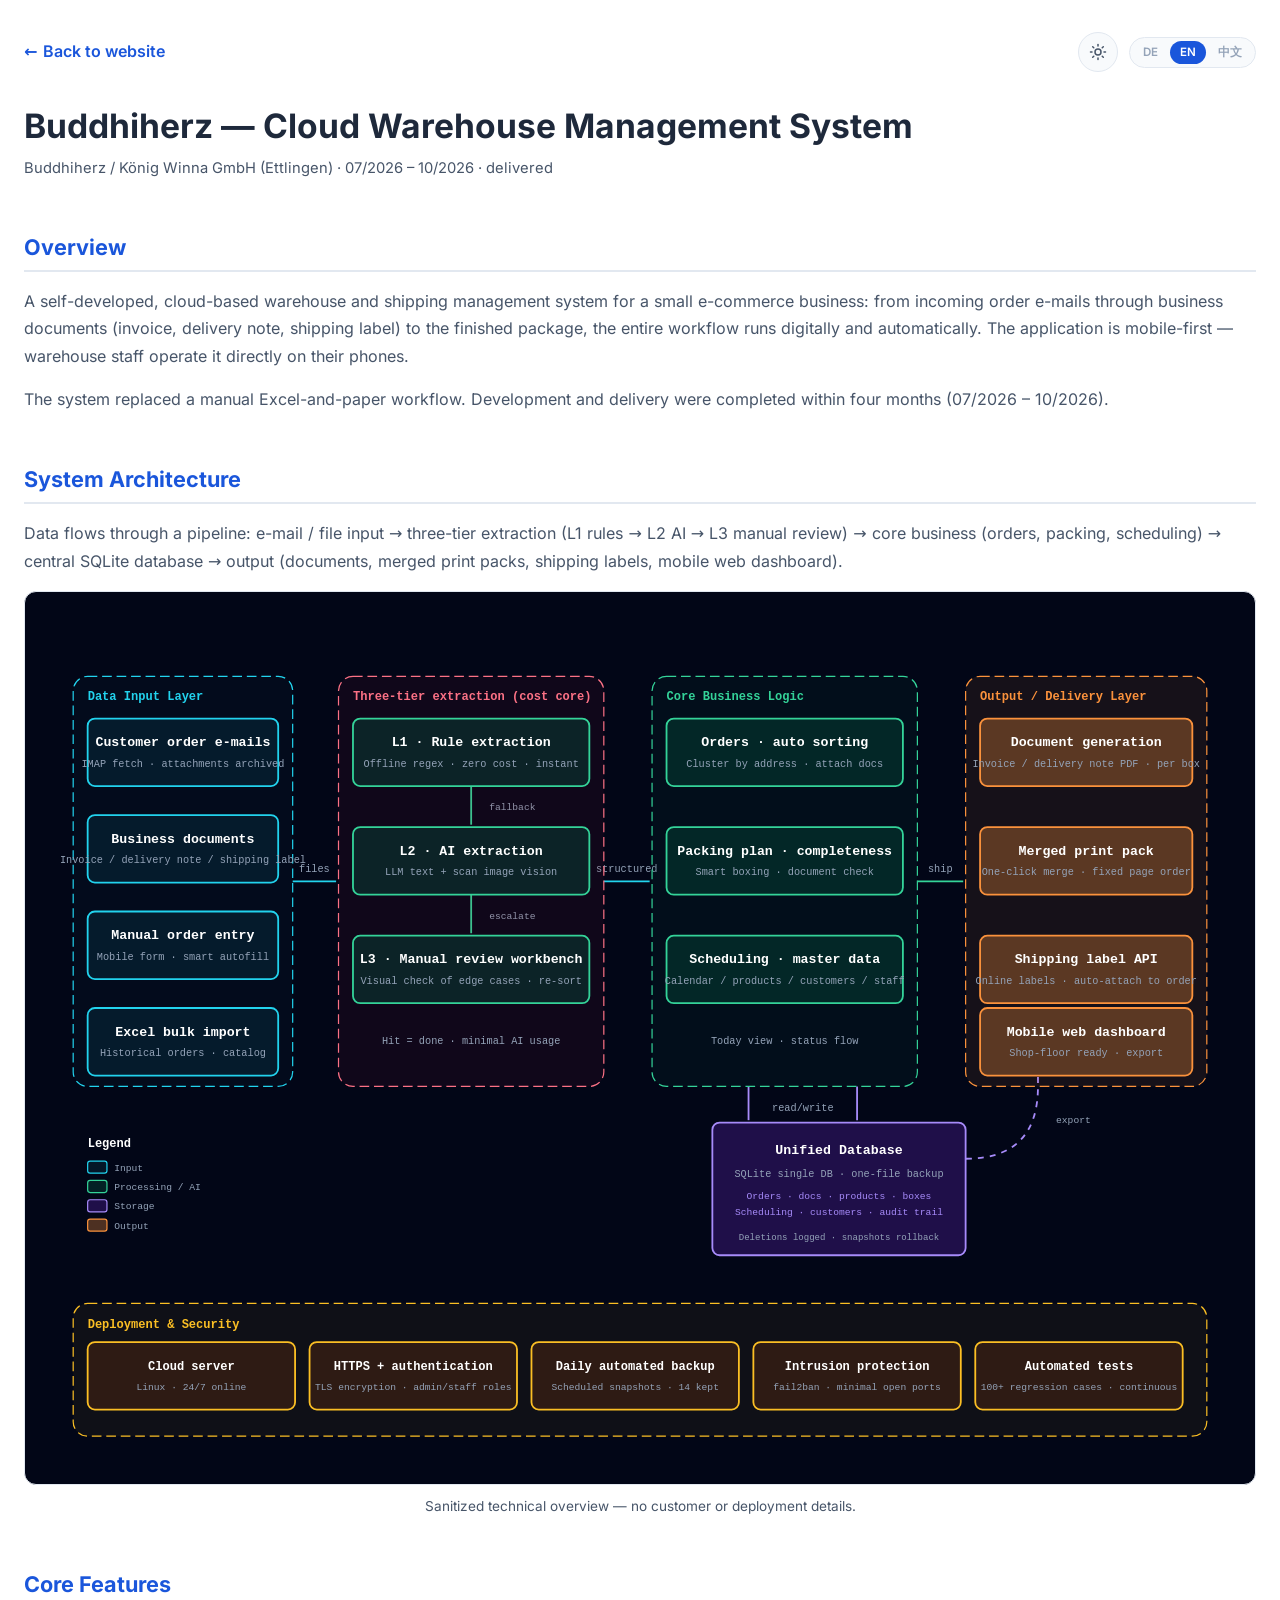
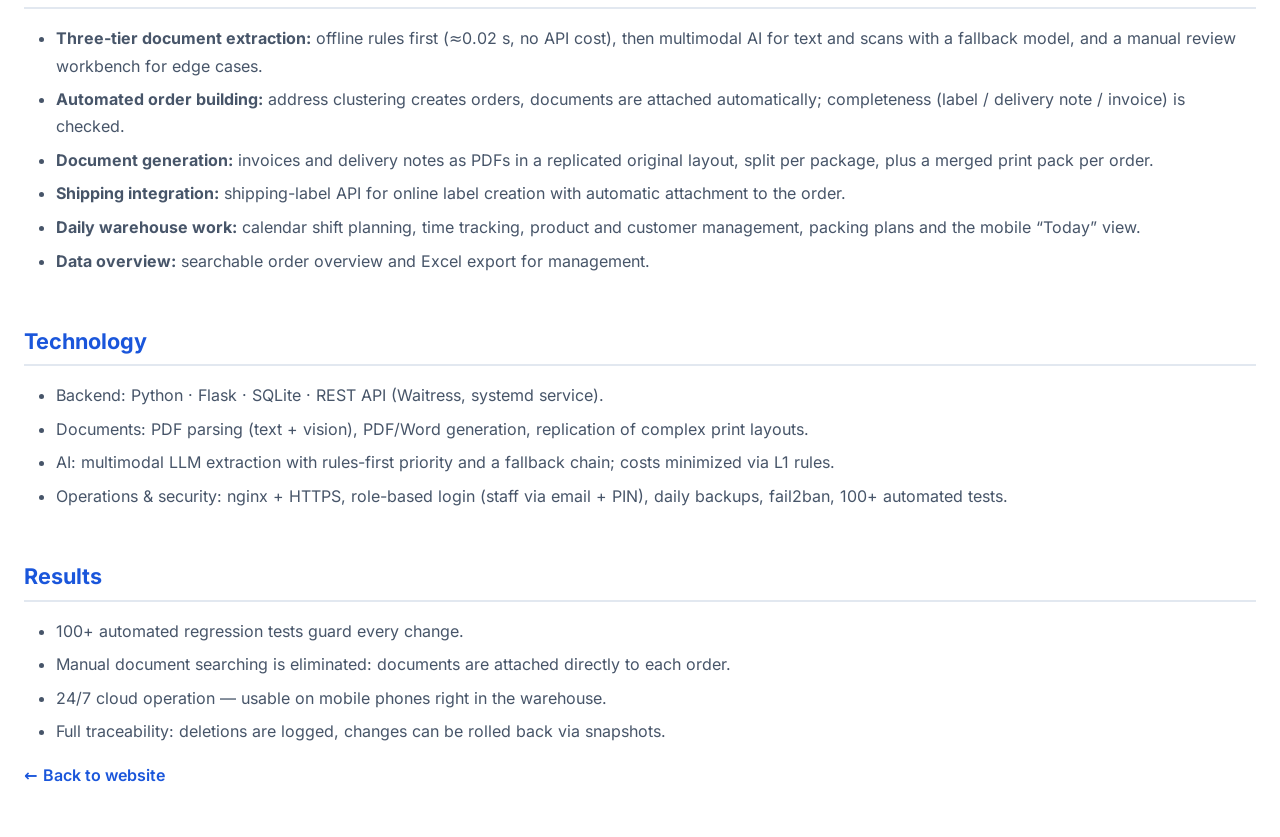
<file: buddhiherz.html>
<!DOCTYPE html>
<html lang="de">
<head>
<meta charset="UTF-8">
<meta name="viewport" content="width=device-width, initial-scale=1.0">
<meta name="description" content="Buddhiherz — Cloud-Lagerverwaltungssystem: automatisierte Beleg-Extraktion, Auftragsverwaltung und Versand.">
<title>Cloud-Lagerverwaltungssystem Buddhiherz | Ben He</title>
<link rel="canonical" href="https://benhe2019.github.io/buddhiherz.html">
<meta property="og:type" content="website">
<meta property="og:url" content="https://benhe2019.github.io/buddhiherz.html">
<meta property="og:title" content="Cloud-Lagerverwaltungssystem Buddhiherz | Ben He">
<meta property="og:description" content="Buddhiherz — Cloud-Lagerverwaltungssystem: automatisierte Beleg-Extraktion, Auftragsverwaltung und Versand.">
<meta property="og:image" content="https://benhe2019.github.io/og-image.png">
<meta property="og:image:width" content="1200">
<meta property="og:image:height" content="630">
<meta name="twitter:card" content="summary_large_image">
<link rel="stylesheet" href="styles.css">
<style>
  /* ─── Project detail page (praktikum.html) ─── */
  .pe-page {
    padding: var(--space-xl) var(--space-lg) var(--space-2xl);
  }
  .pe-topbar {
    display: flex;
    justify-content: space-between;
    align-items: center;
    gap: var(--space-md);
    margin-bottom: var(--space-xl);
    flex-wrap: wrap;
  }
  .pe-back {
    display: inline-flex;
    align-items: center;
    gap: 0.35rem;
    font-weight: 600;
    color: var(--color-primary);
  }
  .pe-header h1 {
    font-size: clamp(1.5rem, 3vw, 2.1rem);
    color: var(--color-text);
    line-height: 1.3;
    margin-bottom: var(--space-sm);
  }
  .pe-meta {
    display: flex;
    flex-wrap: wrap;
    gap: var(--space-sm);
    align-items: center;
    margin-bottom: var(--space-md);
    color: var(--color-text-secondary);
    font-size: 0.92rem;
  }
  .pe-section {
    margin-top: var(--space-2xl);
  }
  .pe-section h2 {
    font-size: 1.35rem;
    color: var(--color-primary);
    margin-bottom: var(--space-md);
    padding-bottom: 0.3rem;
    border-bottom: 2px solid var(--color-border);
  }
  .pe-section p {
    color: var(--color-text-secondary);
    line-height: 1.7;
    margin-bottom: var(--space-md);
  }
  .pe-section ul {
    color: var(--color-text-secondary);
    line-height: 1.7;
    margin: 0 0 var(--space-md) var(--space-md);
    padding-left: var(--space-md);
    list-style: disc;
  }
  .pe-section li {
    margin-bottom: 0.4rem;
  }
  .pe-section code {
    background: var(--color-bg-alt);
    border: 1px solid var(--color-border);
    border-radius: 4px;
    padding: 0.1rem 0.35rem;
    font-size: 0.9em;
  }
  .pe-footer {
    margin-top: var(--space-3xl);
    padding-top: var(--space-lg);
    border-top: 1px solid var(--color-border);
  }

  .pe-figure .diagram-dark { background: #020617; border: 1px solid var(--color-border); border-radius: 12px; padding: 12px; overflow-x: auto; }
  .pe-figure .diagram-dark svg { width: 100%; min-width: 780px; height: auto; display: block; }
  .pe-figure .diagram-dark svg text { font-family: 'JetBrains Mono', 'Cascadia Mono', Consolas, 'Microsoft YaHei', monospace; }

  .pe-topbar-right { display: flex; align-items: center; gap: 0.7rem; }
  .pe-figure { margin: var(--space-md) 0; }
  .pe-figure img { width: 100%; border-radius: 12px; border: 1px solid var(--color-border); display: block; }
  .pe-figure figcaption { margin-top: 0.6rem; font-size: 0.85rem; color: var(--color-text-secondary); text-align: center; }
</style>

</head>
<body>
<script>
  (function () {
    var t = null;
    try { t = localStorage.getItem('theme'); } catch (e) {}
    if (!t) { try { t = window.matchMedia('(prefers-color-scheme: dark)').matches ? 'dark' : 'light'; } catch (e) { t = 'light'; } }
    document.documentElement.setAttribute('data-theme', t);
    document.addEventListener('DOMContentLoaded', function () {
      var btn = document.getElementById('themeToggle');
      if (btn) btn.addEventListener('click', function () {
        var next = document.documentElement.getAttribute('data-theme') === 'dark' ? 'light' : 'dark';
        document.documentElement.setAttribute('data-theme', next);
        try { localStorage.setItem('theme', next); } catch (e) {}
      });
    });
  })();
</script>
<main class="pe-page">
  <div class="pe-topbar">
    <a class="pe-back" href="index.html">← <span data-i18n="bz-back">Zurück zur Website</span></a>
    <div class="pe-topbar-right">
      <button class="theme-toggle" id="themeToggle" data-i18n-aria="theme-switch" aria-label="Design umschalten" title="Hell/Dunkel Modus"><span class="theme-icon-light"><svg width="18" height="18" viewBox="0 0 24 24" fill="none" stroke="currentColor" stroke-width="2" stroke-linecap="round" stroke-linejoin="round" aria-hidden="true"><circle cx="12" cy="12" r="4"/><path d="M12 2v2"/><path d="M12 20v2"/><path d="m4.93 4.93 1.41 1.41"/><path d="m17.66 17.66 1.41 1.41"/><path d="M2 12h2"/><path d="M20 12h2"/><path d="m6.34 17.66-1.41 1.41"/><path d="m19.07 4.93-1.41 1.41"/></svg></span><span class="theme-icon-dark"><svg width="18" height="18" viewBox="0 0 24 24" fill="none" stroke="currentColor" stroke-width="2" stroke-linecap="round" stroke-linejoin="round" aria-hidden="true"><path d="M12 3a6 6 0 0 0 9 9 9 9 0 1 1-9-9Z"/></svg></span></button>
      <div class="lang-switcher" role="group" data-i18n-aria="lang-switch" aria-label="Sprache wählen">
      <button type="button" class="lang-option" data-lang="de">DE</button>
      <button type="button" class="lang-option" data-lang="en">EN</button>
      <button type="button" class="lang-option" data-lang="zh">中文</button>
    </div>
    </div>
  </div>

  <header class="pe-header">
    <h1 data-i18n="bz-title">Buddhiherz — Cloud-Lagerverwaltungssystem</h1>
    <div class="pe-meta"><span data-i18n="bz-meta">Buddhiherz / König Winna GmbH (Ettlingen) · 07/2026 – 10/2026 · ausgeliefert</span></div>
  </header>

  <section class="pe-section">
    <h2 data-i18n="bz-s1-h">Überblick</h2>
    <p data-i18n="bz-s1">Ein selbst entwickeltes, cloud-basiertes Lager- und Versandverwaltungssystem für einen kleinen E-Commerce-Betrieb: Von der eingehenden Bestell-Mail über die Belege (Rechnung, Lieferschein, Versandlabel) bis zum fertigen Paket läuft der gesamte Ablauf digital und automatisiert. Die Anwendung ist mobile-first gestaltet — Lagerkräfte bedienen sie direkt am Smartphone.</p>
    <p data-i18n="bz-s1b">Das System ersetzte einen manuellen Excel- und Papierprozess. Entwicklung und Auslieferung erfolgten innerhalb von vier Monaten (07/2026 – 10/2026).</p>
  </section>

  <section class="pe-section">
    <h2 data-i18n="bz-s2-h">Systemarchitektur</h2>
    <p data-i18n="bz-s2">Die Daten laufen durch eine Pipeline: E-Mail-/Datei-Eingabe → dreistufige Extraktion (L1 Regeln → L2 KI → L3 manuelle Korrektur) → Kerngeschäft (Aufträge, Packplanung, Schichtplanung) → zentrale SQLite-Datenbank → Ausgabe (Belege, Sammel-Druckstücke, Versandlabel, mobile Web-Übersicht).</p>
    <figure class="pe-figure">
      <div class="diagram-dark" data-i18n-img="de">
        <svg viewBox="0 0 1000 720">
        <defs>
          <marker id="arrowhead" markerWidth="10" markerHeight="7" refX="9" refY="3.5" orient="auto">
            <polygon points="0 0, 10 3.5, 0 7" fill="#64748b" />
          </marker>
          <marker id="arrowhead-cyan" markerWidth="10" markerHeight="7" refX="9" refY="3.5" orient="auto">
            <polygon points="0 0, 10 3.5, 0 7" fill="#22d3ee" />
          </marker>
          <marker id="arrowhead-emerald" markerWidth="10" markerHeight="7" refX="9" refY="3.5" orient="auto">
            <polygon points="0 0, 10 3.5, 0 7" fill="#34d399" />
          </marker>
          <marker id="arrowhead-violet" markerWidth="10" markerHeight="7" refX="9" refY="3.5" orient="auto">
            <polygon points="0 0, 10 3.5, 0 7" fill="#a78bfa" />
          </marker>
          <pattern id="grid" width="40" height="40" patternUnits="userSpaceOnUse">
            <path d="M 40 0 L 0 0 0 40" fill="none" stroke="#1e293b" stroke-width="0.5"/>
          </pattern>
        </defs>

        <rect width="100%" height="100%" fill="url(#grid)" />

        <!-- ===== 连线（先画，压在盒子下） ===== -->
        <!-- 输入 → 三层提取 -->
        <line x1="212" y1="230" x2="248" y2="230" stroke="#22d3ee" stroke-width="1.5" marker-end="url(#arrowhead-cyan)"/>
        <text x="230" y="222" fill="#94a3b8" font-size="8.5" text-anchor="middle">Datenfluss</text>
        <!-- 三层内部降级链 -->
        <line x1="360" y1="151" x2="360" y2="183" stroke="#34d399" stroke-width="1.5" marker-end="url(#arrowhead-emerald)"/>
        <text x="375" y="171" fill="#94a3b8" font-size="8">Rückfall</text>
        <line x1="360" y1="241" x2="360" y2="273" stroke="#34d399" stroke-width="1.5" marker-end="url(#arrowhead-emerald)"/>
        <text x="375" y="261" fill="#94a3b8" font-size="8">Eskalation</text>
        <!-- 三层提取 → 核心业务 -->
        <line x1="470" y1="230" x2="508" y2="230" stroke="#22d3ee" stroke-width="1.5" marker-end="url(#arrowhead-cyan)"/>
        <text x="489" y="222" fill="#94a3b8" font-size="8.5" text-anchor="middle">Strukturiert</text>
        <!-- 核心业务 → 输出 -->
        <line x1="730" y1="230" x2="768" y2="230" stroke="#34d399" stroke-width="1.5" marker-end="url(#arrowhead-emerald)"/>
        <text x="749" y="222" fill="#94a3b8" font-size="8.5" text-anchor="middle">Versand</text>
        <!-- 核心业务 ↔ 数据库 -->
        <line x1="590" y1="400" x2="590" y2="428" stroke="#a78bfa" stroke-width="1.5" marker-end="url(#arrowhead-violet)"/>
        <line x1="680" y1="428" x2="680" y2="400" stroke="#a78bfa" stroke-width="1.5" marker-end="url(#arrowhead-violet)"/>
        <text x="635" y="420" fill="#94a3b8" font-size="8.5" text-anchor="middle">lesen/schreiben</text>
        <!-- 数据库 → 输出（虚线） -->
        <path d="M 770 460 Q 830 460 830 400 L 830 388" fill="none" stroke="#a78bfa" stroke-width="1.5" stroke-dasharray="5,5" marker-end="url(#arrowhead-violet)"/>
        <text x="845" y="430" fill="#94a3b8" font-size="8">Export</text>

        <!-- ===== 边界：Dateneingabe ===== -->
        <rect x="30" y="60" width="182" height="340" rx="12" fill="rgba(8, 51, 68, 0.12)" stroke="#22d3ee" stroke-width="1" stroke-dasharray="8,4"/>
        <text x="42" y="80" fill="#22d3ee" font-size="10" font-weight="600">Dateneingabe</text>

        <rect x="42" y="95" width="158" height="56" rx="6" fill="rgba(8, 51, 68, 0.4)" stroke="#22d3ee" stroke-width="1.5"/>
        <text x="121" y="118" fill="white" font-size="11" font-weight="600" text-anchor="middle">Kundenbestellungen</text>
        <text x="121" y="135" fill="#94a3b8" font-size="8.5" text-anchor="middle">IMAP-Abruf · Anhänge archiviert</text>

        <rect x="42" y="175" width="158" height="56" rx="6" fill="rgba(8, 51, 68, 0.4)" stroke="#22d3ee" stroke-width="1.5"/>
        <text x="121" y="198" fill="white" font-size="11" font-weight="600" text-anchor="middle">Geschäftsbelege</text>
        <text x="121" y="215" fill="#94a3b8" font-size="8.5" text-anchor="middle">Rechnung / Lieferschein / Versandlabel</text>

        <rect x="42" y="255" width="158" height="56" rx="6" fill="rgba(8, 51, 68, 0.4)" stroke="#22d3ee" stroke-width="1.5"/>
        <text x="121" y="278" fill="white" font-size="11" font-weight="600" text-anchor="middle">Auftragserfassung</text>
        <text x="121" y="295" fill="#94a3b8" font-size="8.5" text-anchor="middle">Mobiles Formular · Auto-Ausfüllen</text>

        <rect x="42" y="335" width="158" height="56" rx="6" fill="rgba(8, 51, 68, 0.4)" stroke="#22d3ee" stroke-width="1.5"/>
        <text x="121" y="358" fill="white" font-size="11" font-weight="600" text-anchor="middle">Excel-Import</text>
        <text x="121" y="375" fill="#94a3b8" font-size="8.5" text-anchor="middle">Historische Aufträge · Katalog</text>

        <!-- ===== 边界：三层智能提取 ===== -->
        <rect x="250" y="60" width="220" height="340" rx="12" fill="rgba(136, 19, 55, 0.10)" stroke="#fb7185" stroke-width="1" stroke-dasharray="8,4"/>
        <text x="262" y="80" fill="#fb7185" font-size="10" font-weight="600">Drei-Stufen-Extraktion (Kostenkern)</text>

        <rect x="262" y="95" width="196" height="56" rx="6" fill="rgba(6, 78, 59, 0.4)" stroke="#34d399" stroke-width="1.5"/>
        <text x="360" y="118" fill="white" font-size="11" font-weight="600" text-anchor="middle">L1 · Regel-Extraktion</text>
        <text x="360" y="135" fill="#94a3b8" font-size="8.5" text-anchor="middle">Offline-Regex · kostenlos · sofort</text>

        <rect x="262" y="185" width="196" height="56" rx="6" fill="rgba(6, 78, 59, 0.4)" stroke="#34d399" stroke-width="1.5"/>
        <text x="360" y="208" fill="white" font-size="11" font-weight="600" text-anchor="middle">L2 · KI-Extraktion</text>
        <text x="360" y="225" fill="#94a3b8" font-size="8.5" text-anchor="middle">LLM-Text + Scan-Bilderkennung</text>

        <rect x="262" y="275" width="196" height="56" rx="6" fill="rgba(6, 78, 59, 0.4)" stroke="#34d399" stroke-width="1.5"/>
        <text x="360" y="298" fill="white" font-size="11" font-weight="600" text-anchor="middle">L3 · Manuelle Korrektur</text>
        <text x="360" y="315" fill="#94a3b8" font-size="8.5" text-anchor="middle">Visuelle Nachprüfung · Neu-Sortierung</text>

        <text x="360" y="365" fill="#94a3b8" font-size="8.5" text-anchor="middle">Treffer = fertig · wenig KI-Kosten</text>

        <!-- ===== 边界：核心业务 ===== -->
        <rect x="510" y="60" width="220" height="340" rx="12" fill="rgba(6, 78, 59, 0.12)" stroke="#34d399" stroke-width="1" stroke-dasharray="8,4"/>
        <text x="522" y="80" fill="#34d399" font-size="10" font-weight="600">Kerngeschäft</text>

        <rect x="522" y="95" width="196" height="56" rx="6" fill="rgba(6, 78, 59, 0.4)" stroke="#34d399" stroke-width="1.5"/>
        <text x="620" y="118" fill="white" font-size="11" font-weight="600" text-anchor="middle">Aufträge · Auto-Sortierung</text>
        <text x="620" y="135" fill="#94a3b8" font-size="8.5" text-anchor="middle">Adress-Clustering · Belegzuordnung</text>

        <rect x="522" y="185" width="196" height="56" rx="6" fill="rgba(6, 78, 59, 0.4)" stroke="#34d399" stroke-width="1.5"/>
        <text x="620" y="208" fill="white" font-size="11" font-weight="600" text-anchor="middle">Packplan · Vollständigkeit</text>
        <text x="620" y="225" fill="#94a3b8" font-size="8.5" text-anchor="middle">Auto-Pakete · Belegprüfung</text>

        <rect x="522" y="275" width="196" height="56" rx="6" fill="rgba(6, 78, 59, 0.4)" stroke="#34d399" stroke-width="1.5"/>
        <text x="620" y="298" fill="white" font-size="11" font-weight="600" text-anchor="middle">Schichten · Stammdaten</text>
        <text x="620" y="315" fill="#94a3b8" font-size="8.5" text-anchor="middle">Kalender / Artikel / Kunden / Personal</text>

        <text x="620" y="365" fill="#94a3b8" font-size="8.5" text-anchor="middle">Heute-Ansicht · Statusfluss</text>

        <!-- ===== 边界：输出交付层 ===== -->
        <rect x="770" y="60" width="200" height="340" rx="12" fill="rgba(251, 146, 60, 0.08)" stroke="#fb923c" stroke-width="1" stroke-dasharray="8,4"/>
        <text x="782" y="80" fill="#fb923c" font-size="10" font-weight="600">Ausgabe / Auslieferung</text>

        <rect x="782" y="95" width="176" height="56" rx="6" fill="rgba(251, 146, 60, 0.3)" stroke="#fb923c" stroke-width="1.5"/>
        <text x="870" y="118" fill="white" font-size="11" font-weight="600" text-anchor="middle">Beleg-Erzeugung</text>
        <text x="870" y="135" fill="#94a3b8" font-size="8.5" text-anchor="middle">Rechnung / Lieferschein PDF · paketweise</text>

        <rect x="782" y="185" width="176" height="56" rx="6" fill="rgba(251, 146, 60, 0.3)" stroke="#fb923c" stroke-width="1.5"/>
        <text x="870" y="208" fill="white" font-size="11" font-weight="600" text-anchor="middle">Sammel-Druckstück</text>
        <text x="870" y="225" fill="#94a3b8" font-size="8.5" text-anchor="middle">Ein-Klick-Merge · feste Seitenfolge</text>

        <rect x="782" y="275" width="176" height="56" rx="6" fill="rgba(251, 146, 60, 0.3)" stroke="#fb923c" stroke-width="1.5"/>
        <text x="870" y="298" fill="white" font-size="11" font-weight="600" text-anchor="middle">Versand-API</text>
        <text x="870" y="315" fill="#94a3b8" font-size="8.5" text-anchor="middle">Online-Label · automatisch zugeordnet</text>

        <rect x="782" y="335" width="176" height="56" rx="6" fill="rgba(251, 146, 60, 0.3)" stroke="#fb923c" stroke-width="1.5"/>
        <text x="870" y="358" fill="white" font-size="11" font-weight="600" text-anchor="middle">Mobile Web-Übersicht</text>
        <text x="870" y="375" fill="#94a3b8" font-size="8.5" text-anchor="middle">Im Lager nutzbar · Excel-Export</text>

        <!-- ===== 数据库 ===== -->
        <rect x="560" y="430" width="210" height="110" rx="6" fill="rgba(76, 29, 149, 0.4)" stroke="#a78bfa" stroke-width="1.5"/>
        <text x="665" y="456" fill="white" font-size="11" font-weight="600" text-anchor="middle">Zentrale Datenbank</text>
        <text x="665" y="475" fill="#94a3b8" font-size="8.5" text-anchor="middle">SQLite · Backup = eine Datei</text>
        <text x="665" y="493" fill="#a78bfa" font-size="8" text-anchor="middle">Aufträge · Belege · Artikel · Pakete</text>
        <text x="665" y="507" fill="#a78bfa" font-size="8" text-anchor="middle">Schichten · Kunden · Audit-Log</text>
        <text x="665" y="527" fill="#94a3b8" font-size="7.5" text-anchor="middle">Löschungen protokolliert · Snapshots</text>

        <!-- ===== 图例 ===== -->
        <text x="42" y="450" fill="white" font-size="10" font-weight="600">Legend</text>
        <rect x="42" y="462" width="16" height="10" rx="2" fill="rgba(8, 51, 68, 0.4)" stroke="#22d3ee" stroke-width="1"/>
        <text x="64" y="470" fill="#94a3b8" font-size="8">Eingabe</text>
        <rect x="42" y="478" width="16" height="10" rx="2" fill="rgba(6, 78, 59, 0.4)" stroke="#34d399" stroke-width="1"/>
        <text x="64" y="486" fill="#94a3b8" font-size="8">Verarbeitung / KI</text>
        <rect x="42" y="494" width="16" height="10" rx="2" fill="rgba(76, 29, 149, 0.4)" stroke="#a78bfa" stroke-width="1"/>
        <text x="64" y="502" fill="#94a3b8" font-size="8">Speicher</text>
        <rect x="42" y="510" width="16" height="10" rx="2" fill="rgba(251, 146, 60, 0.3)" stroke="#fb923c" stroke-width="1"/>
        <text x="64" y="518" fill="#94a3b8" font-size="8">Ausgabe</text>

        <!-- ===== 边界：Betrieb & Sicherheit ===== -->
        <rect x="30" y="580" width="940" height="110" rx="12" fill="rgba(251, 191, 36, 0.05)" stroke="#fbbf24" stroke-width="1" stroke-dasharray="8,4"/>
        <text x="42" y="600" fill="#fbbf24" font-size="10" font-weight="600">Betrieb & Sicherheit</text>

        <rect x="42" y="612" width="172" height="56" rx="6" fill="rgba(120, 53, 15, 0.3)" stroke="#fbbf24" stroke-width="1.5"/>
        <text x="128" y="635" fill="white" font-size="10" font-weight="600" text-anchor="middle">Cloud-Server</text>
        <text x="128" y="652" fill="#94a3b8" font-size="8" text-anchor="middle">Linux · 24/7 online</text>

        <rect x="226" y="612" width="172" height="56" rx="6" fill="rgba(120, 53, 15, 0.3)" stroke="#fbbf24" stroke-width="1.5"/>
        <text x="312" y="635" fill="white" font-size="10" font-weight="600" text-anchor="middle">HTTPS + Login</text>
        <text x="312" y="652" fill="#94a3b8" font-size="8" text-anchor="middle">TLS-Verschlüsselung · Rollenrechte</text>

        <rect x="410" y="612" width="172" height="56" rx="6" fill="rgba(120, 53, 15, 0.3)" stroke="#fbbf24" stroke-width="1.5"/>
        <text x="496" y="635" fill="white" font-size="10" font-weight="600" text-anchor="middle">Tägliches Backup</text>
        <text x="496" y="652" fill="#94a3b8" font-size="8" text-anchor="middle">Zeitgesteuert · 14 Rotationen</text>

        <rect x="594" y="612" width="172" height="56" rx="6" fill="rgba(120, 53, 15, 0.3)" stroke="#fbbf24" stroke-width="1.5"/>
        <text x="680" y="635" fill="white" font-size="10" font-weight="600" text-anchor="middle">Angriffsschutz</text>
        <text x="680" y="652" fill="#94a3b8" font-size="8" text-anchor="middle">fail2ban · minimale offene Ports</text>

        <rect x="778" y="612" width="172" height="56" rx="6" fill="rgba(120, 53, 15, 0.3)" stroke="#fbbf24" stroke-width="1.5"/>
        <text x="864" y="635" fill="white" font-size="10" font-weight="600" text-anchor="middle">Automatisierte Tests</text>
        <text x="864" y="652" fill="#94a3b8" font-size="8" text-anchor="middle">100+ Regressionstests · laufende Prüfung</text>
      </svg>
      </div>
      <div class="diagram-dark" data-i18n-img="en" style="display:none">
        <svg viewBox="0 0 1000 720">
        <defs>
          <marker id="arrowhead" markerWidth="10" markerHeight="7" refX="9" refY="3.5" orient="auto">
            <polygon points="0 0, 10 3.5, 0 7" fill="#64748b" />
          </marker>
          <marker id="arrowhead-cyan" markerWidth="10" markerHeight="7" refX="9" refY="3.5" orient="auto">
            <polygon points="0 0, 10 3.5, 0 7" fill="#22d3ee" />
          </marker>
          <marker id="arrowhead-emerald" markerWidth="10" markerHeight="7" refX="9" refY="3.5" orient="auto">
            <polygon points="0 0, 10 3.5, 0 7" fill="#34d399" />
          </marker>
          <marker id="arrowhead-violet" markerWidth="10" markerHeight="7" refX="9" refY="3.5" orient="auto">
            <polygon points="0 0, 10 3.5, 0 7" fill="#a78bfa" />
          </marker>
          <pattern id="grid" width="40" height="40" patternUnits="userSpaceOnUse">
            <path d="M 40 0 L 0 0 0 40" fill="none" stroke="#1e293b" stroke-width="0.5"/>
          </pattern>
        </defs>

        <rect width="100%" height="100%" fill="url(#grid)" />

        <!-- ===== 连线（先画，压在盒子下） ===== -->
        <!-- 输入 → 三层提取 -->
        <line x1="212" y1="230" x2="248" y2="230" stroke="#22d3ee" stroke-width="1.5" marker-end="url(#arrowhead-cyan)"/>
        <text x="230" y="222" fill="#94a3b8" font-size="8.5" text-anchor="middle">files</text>
        <!-- 三层内部降级链 -->
        <line x1="360" y1="151" x2="360" y2="183" stroke="#34d399" stroke-width="1.5" marker-end="url(#arrowhead-emerald)"/>
        <text x="375" y="171" fill="#94a3b8" font-size="8">fallback</text>
        <line x1="360" y1="241" x2="360" y2="273" stroke="#34d399" stroke-width="1.5" marker-end="url(#arrowhead-emerald)"/>
        <text x="375" y="261" fill="#94a3b8" font-size="8">escalate</text>
        <!-- 三层提取 → 核心业务 -->
        <line x1="470" y1="230" x2="508" y2="230" stroke="#22d3ee" stroke-width="1.5" marker-end="url(#arrowhead-cyan)"/>
        <text x="489" y="222" fill="#94a3b8" font-size="8.5" text-anchor="middle">structured</text>
        <!-- 核心业务 → 输出 -->
        <line x1="730" y1="230" x2="768" y2="230" stroke="#34d399" stroke-width="1.5" marker-end="url(#arrowhead-emerald)"/>
        <text x="749" y="222" fill="#94a3b8" font-size="8.5" text-anchor="middle">ship</text>
        <!-- 核心业务 ↔ 数据库 -->
        <line x1="590" y1="400" x2="590" y2="428" stroke="#a78bfa" stroke-width="1.5" marker-end="url(#arrowhead-violet)"/>
        <line x1="680" y1="428" x2="680" y2="400" stroke="#a78bfa" stroke-width="1.5" marker-end="url(#arrowhead-violet)"/>
        <text x="635" y="420" fill="#94a3b8" font-size="8.5" text-anchor="middle">read/write</text>
        <!-- 数据库 → 输出（虚线） -->
        <path d="M 770 460 Q 830 460 830 400 L 830 388" fill="none" stroke="#a78bfa" stroke-width="1.5" stroke-dasharray="5,5" marker-end="url(#arrowhead-violet)"/>
        <text x="845" y="430" fill="#94a3b8" font-size="8">export</text>

        <!-- ===== 边界：Data Input Layer ===== -->
        <rect x="30" y="60" width="182" height="340" rx="12" fill="rgba(8, 51, 68, 0.12)" stroke="#22d3ee" stroke-width="1" stroke-dasharray="8,4"/>
        <text x="42" y="80" fill="#22d3ee" font-size="10" font-weight="600">Data Input Layer</text>

        <rect x="42" y="95" width="158" height="56" rx="6" fill="rgba(8, 51, 68, 0.4)" stroke="#22d3ee" stroke-width="1.5"/>
        <text x="121" y="118" fill="white" font-size="11" font-weight="600" text-anchor="middle">Customer order e-mails</text>
        <text x="121" y="135" fill="#94a3b8" font-size="8.5" text-anchor="middle">IMAP fetch · attachments archived</text>

        <rect x="42" y="175" width="158" height="56" rx="6" fill="rgba(8, 51, 68, 0.4)" stroke="#22d3ee" stroke-width="1.5"/>
        <text x="121" y="198" fill="white" font-size="11" font-weight="600" text-anchor="middle">Business documents</text>
        <text x="121" y="215" fill="#94a3b8" font-size="8.5" text-anchor="middle">Invoice / delivery note / shipping label</text>

        <rect x="42" y="255" width="158" height="56" rx="6" fill="rgba(8, 51, 68, 0.4)" stroke="#22d3ee" stroke-width="1.5"/>
        <text x="121" y="278" fill="white" font-size="11" font-weight="600" text-anchor="middle">Manual order entry</text>
        <text x="121" y="295" fill="#94a3b8" font-size="8.5" text-anchor="middle">Mobile form · smart autofill</text>

        <rect x="42" y="335" width="158" height="56" rx="6" fill="rgba(8, 51, 68, 0.4)" stroke="#22d3ee" stroke-width="1.5"/>
        <text x="121" y="358" fill="white" font-size="11" font-weight="600" text-anchor="middle">Excel bulk import</text>
        <text x="121" y="375" fill="#94a3b8" font-size="8.5" text-anchor="middle">Historical orders · catalog</text>

        <!-- ===== 边界：三层智能提取 ===== -->
        <rect x="250" y="60" width="220" height="340" rx="12" fill="rgba(136, 19, 55, 0.10)" stroke="#fb7185" stroke-width="1" stroke-dasharray="8,4"/>
        <text x="262" y="80" fill="#fb7185" font-size="10" font-weight="600">Three-tier extraction (cost core)</text>

        <rect x="262" y="95" width="196" height="56" rx="6" fill="rgba(6, 78, 59, 0.4)" stroke="#34d399" stroke-width="1.5"/>
        <text x="360" y="118" fill="white" font-size="11" font-weight="600" text-anchor="middle">L1 · Rule extraction</text>
        <text x="360" y="135" fill="#94a3b8" font-size="8.5" text-anchor="middle">Offline regex · zero cost · instant</text>

        <rect x="262" y="185" width="196" height="56" rx="6" fill="rgba(6, 78, 59, 0.4)" stroke="#34d399" stroke-width="1.5"/>
        <text x="360" y="208" fill="white" font-size="11" font-weight="600" text-anchor="middle">L2 · AI extraction</text>
        <text x="360" y="225" fill="#94a3b8" font-size="8.5" text-anchor="middle">LLM text + scan image vision</text>

        <rect x="262" y="275" width="196" height="56" rx="6" fill="rgba(6, 78, 59, 0.4)" stroke="#34d399" stroke-width="1.5"/>
        <text x="360" y="298" fill="white" font-size="11" font-weight="600" text-anchor="middle">L3 · Manual review workbench</text>
        <text x="360" y="315" fill="#94a3b8" font-size="8.5" text-anchor="middle">Visual check of edge cases · re-sort</text>

        <text x="360" y="365" fill="#94a3b8" font-size="8.5" text-anchor="middle">Hit = done · minimal AI usage</text>

        <!-- ===== 边界：核心业务 ===== -->
        <rect x="510" y="60" width="220" height="340" rx="12" fill="rgba(6, 78, 59, 0.12)" stroke="#34d399" stroke-width="1" stroke-dasharray="8,4"/>
        <text x="522" y="80" fill="#34d399" font-size="10" font-weight="600">Core Business Logic</text>

        <rect x="522" y="95" width="196" height="56" rx="6" fill="rgba(6, 78, 59, 0.4)" stroke="#34d399" stroke-width="1.5"/>
        <text x="620" y="118" fill="white" font-size="11" font-weight="600" text-anchor="middle">Orders · auto sorting</text>
        <text x="620" y="135" fill="#94a3b8" font-size="8.5" text-anchor="middle">Cluster by address · attach docs</text>

        <rect x="522" y="185" width="196" height="56" rx="6" fill="rgba(6, 78, 59, 0.4)" stroke="#34d399" stroke-width="1.5"/>
        <text x="620" y="208" fill="white" font-size="11" font-weight="600" text-anchor="middle">Packing plan · completeness</text>
        <text x="620" y="225" fill="#94a3b8" font-size="8.5" text-anchor="middle">Smart boxing · document check</text>

        <rect x="522" y="275" width="196" height="56" rx="6" fill="rgba(6, 78, 59, 0.4)" stroke="#34d399" stroke-width="1.5"/>
        <text x="620" y="298" fill="white" font-size="11" font-weight="600" text-anchor="middle">Scheduling · master data</text>
        <text x="620" y="315" fill="#94a3b8" font-size="8.5" text-anchor="middle">Calendar / products / customers / staff</text>

        <text x="620" y="365" fill="#94a3b8" font-size="8.5" text-anchor="middle">Today view · status flow</text>

        <!-- ===== 边界：输出交付层 ===== -->
        <rect x="770" y="60" width="200" height="340" rx="12" fill="rgba(251, 146, 60, 0.08)" stroke="#fb923c" stroke-width="1" stroke-dasharray="8,4"/>
        <text x="782" y="80" fill="#fb923c" font-size="10" font-weight="600">Output / Delivery Layer</text>

        <rect x="782" y="95" width="176" height="56" rx="6" fill="rgba(251, 146, 60, 0.3)" stroke="#fb923c" stroke-width="1.5"/>
        <text x="870" y="118" fill="white" font-size="11" font-weight="600" text-anchor="middle">Document generation</text>
        <text x="870" y="135" fill="#94a3b8" font-size="8.5" text-anchor="middle">Invoice / delivery note PDF · per box</text>

        <rect x="782" y="185" width="176" height="56" rx="6" fill="rgba(251, 146, 60, 0.3)" stroke="#fb923c" stroke-width="1.5"/>
        <text x="870" y="208" fill="white" font-size="11" font-weight="600" text-anchor="middle">Merged print pack</text>
        <text x="870" y="225" fill="#94a3b8" font-size="8.5" text-anchor="middle">One-click merge · fixed page order</text>

        <rect x="782" y="275" width="176" height="56" rx="6" fill="rgba(251, 146, 60, 0.3)" stroke="#fb923c" stroke-width="1.5"/>
        <text x="870" y="298" fill="white" font-size="11" font-weight="600" text-anchor="middle">Shipping label API</text>
        <text x="870" y="315" fill="#94a3b8" font-size="8.5" text-anchor="middle">Online labels · auto-attach to order</text>

        <rect x="782" y="335" width="176" height="56" rx="6" fill="rgba(251, 146, 60, 0.3)" stroke="#fb923c" stroke-width="1.5"/>
        <text x="870" y="358" fill="white" font-size="11" font-weight="600" text-anchor="middle">Mobile web dashboard</text>
        <text x="870" y="375" fill="#94a3b8" font-size="8.5" text-anchor="middle">Shop-floor ready · export</text>

        <!-- ===== 数据库 ===== -->
        <rect x="560" y="430" width="210" height="110" rx="6" fill="rgba(76, 29, 149, 0.4)" stroke="#a78bfa" stroke-width="1.5"/>
        <text x="665" y="456" fill="white" font-size="11" font-weight="600" text-anchor="middle">Unified Database</text>
        <text x="665" y="475" fill="#94a3b8" font-size="8.5" text-anchor="middle">SQLite single DB · one-file backup</text>
        <text x="665" y="493" fill="#a78bfa" font-size="8" text-anchor="middle">Orders · docs · products · boxes</text>
        <text x="665" y="507" fill="#a78bfa" font-size="8" text-anchor="middle">Scheduling · customers · audit trail</text>
        <text x="665" y="527" fill="#94a3b8" font-size="7.5" text-anchor="middle">Deletions logged · snapshots rollback</text>

        <!-- ===== 图例 ===== -->
        <text x="42" y="450" fill="white" font-size="10" font-weight="600">Legend</text>
        <rect x="42" y="462" width="16" height="10" rx="2" fill="rgba(8, 51, 68, 0.4)" stroke="#22d3ee" stroke-width="1"/>
        <text x="64" y="470" fill="#94a3b8" font-size="8">Input</text>
        <rect x="42" y="478" width="16" height="10" rx="2" fill="rgba(6, 78, 59, 0.4)" stroke="#34d399" stroke-width="1"/>
        <text x="64" y="486" fill="#94a3b8" font-size="8">Processing / AI</text>
        <rect x="42" y="494" width="16" height="10" rx="2" fill="rgba(76, 29, 149, 0.4)" stroke="#a78bfa" stroke-width="1"/>
        <text x="64" y="502" fill="#94a3b8" font-size="8">Storage</text>
        <rect x="42" y="510" width="16" height="10" rx="2" fill="rgba(251, 146, 60, 0.3)" stroke="#fb923c" stroke-width="1"/>
        <text x="64" y="518" fill="#94a3b8" font-size="8">Output</text>

        <!-- ===== 边界：Deployment & Security ===== -->
        <rect x="30" y="580" width="940" height="110" rx="12" fill="rgba(251, 191, 36, 0.05)" stroke="#fbbf24" stroke-width="1" stroke-dasharray="8,4"/>
        <text x="42" y="600" fill="#fbbf24" font-size="10" font-weight="600">Deployment & Security</text>

        <rect x="42" y="612" width="172" height="56" rx="6" fill="rgba(120, 53, 15, 0.3)" stroke="#fbbf24" stroke-width="1.5"/>
        <text x="128" y="635" fill="white" font-size="10" font-weight="600" text-anchor="middle">Cloud server</text>
        <text x="128" y="652" fill="#94a3b8" font-size="8" text-anchor="middle">Linux · 24/7 online</text>

        <rect x="226" y="612" width="172" height="56" rx="6" fill="rgba(120, 53, 15, 0.3)" stroke="#fbbf24" stroke-width="1.5"/>
        <text x="312" y="635" fill="white" font-size="10" font-weight="600" text-anchor="middle">HTTPS + authentication</text>
        <text x="312" y="652" fill="#94a3b8" font-size="8" text-anchor="middle">TLS encryption · admin/staff roles</text>

        <rect x="410" y="612" width="172" height="56" rx="6" fill="rgba(120, 53, 15, 0.3)" stroke="#fbbf24" stroke-width="1.5"/>
        <text x="496" y="635" fill="white" font-size="10" font-weight="600" text-anchor="middle">Daily automated backup</text>
        <text x="496" y="652" fill="#94a3b8" font-size="8" text-anchor="middle">Scheduled snapshots · 14 kept</text>

        <rect x="594" y="612" width="172" height="56" rx="6" fill="rgba(120, 53, 15, 0.3)" stroke="#fbbf24" stroke-width="1.5"/>
        <text x="680" y="635" fill="white" font-size="10" font-weight="600" text-anchor="middle">Intrusion protection</text>
        <text x="680" y="652" fill="#94a3b8" font-size="8" text-anchor="middle">fail2ban · minimal open ports</text>

        <rect x="778" y="612" width="172" height="56" rx="6" fill="rgba(120, 53, 15, 0.3)" stroke="#fbbf24" stroke-width="1.5"/>
        <text x="864" y="635" fill="white" font-size="10" font-weight="600" text-anchor="middle">Automated tests</text>
        <text x="864" y="652" fill="#94a3b8" font-size="8" text-anchor="middle">100+ regression cases · continuous</text>
      </svg>
      </div>
      <div class="diagram-dark" data-i18n-img="zh" style="display:none">
        <svg viewBox="0 0 1000 720">
        <defs>
          <marker id="arrowhead" markerWidth="10" markerHeight="7" refX="9" refY="3.5" orient="auto">
            <polygon points="0 0, 10 3.5, 0 7" fill="#64748b" />
          </marker>
          <marker id="arrowhead-cyan" markerWidth="10" markerHeight="7" refX="9" refY="3.5" orient="auto">
            <polygon points="0 0, 10 3.5, 0 7" fill="#22d3ee" />
          </marker>
          <marker id="arrowhead-emerald" markerWidth="10" markerHeight="7" refX="9" refY="3.5" orient="auto">
            <polygon points="0 0, 10 3.5, 0 7" fill="#34d399" />
          </marker>
          <marker id="arrowhead-violet" markerWidth="10" markerHeight="7" refX="9" refY="3.5" orient="auto">
            <polygon points="0 0, 10 3.5, 0 7" fill="#a78bfa" />
          </marker>
          <pattern id="grid" width="40" height="40" patternUnits="userSpaceOnUse">
            <path d="M 40 0 L 0 0 0 40" fill="none" stroke="#1e293b" stroke-width="0.5"/>
          </pattern>
        </defs>

        <rect width="100%" height="100%" fill="url(#grid)" />

        <!-- ===== 连线（先画，压在盒子下） ===== -->
        <!-- 输入 → 三层提取 -->
        <line x1="212" y1="230" x2="248" y2="230" stroke="#22d3ee" stroke-width="1.5" marker-end="url(#arrowhead-cyan)"/>
        <text x="230" y="222" fill="#94a3b8" font-size="8.5" text-anchor="middle">文件流</text>
        <!-- 三层内部降级链 -->
        <line x1="360" y1="151" x2="360" y2="183" stroke="#34d399" stroke-width="1.5" marker-end="url(#arrowhead-emerald)"/>
        <text x="375" y="171" fill="#94a3b8" font-size="8">缺字段降级</text>
        <line x1="360" y1="241" x2="360" y2="273" stroke="#34d399" stroke-width="1.5" marker-end="url(#arrowhead-emerald)"/>
        <text x="375" y="261" fill="#94a3b8" font-size="8">疑难兜底</text>
        <!-- 三层提取 → 核心业务 -->
        <line x1="470" y1="230" x2="508" y2="230" stroke="#22d3ee" stroke-width="1.5" marker-end="url(#arrowhead-cyan)"/>
        <text x="489" y="222" fill="#94a3b8" font-size="8.5" text-anchor="middle">结构化</text>
        <!-- 核心业务 → 输出 -->
        <line x1="730" y1="230" x2="768" y2="230" stroke="#34d399" stroke-width="1.5" marker-end="url(#arrowhead-emerald)"/>
        <text x="749" y="222" fill="#94a3b8" font-size="8.5" text-anchor="middle">出货</text>
        <!-- 核心业务 ↔ 数据库 -->
        <line x1="590" y1="400" x2="590" y2="428" stroke="#a78bfa" stroke-width="1.5" marker-end="url(#arrowhead-violet)"/>
        <line x1="680" y1="428" x2="680" y2="400" stroke="#a78bfa" stroke-width="1.5" marker-end="url(#arrowhead-violet)"/>
        <text x="635" y="420" fill="#94a3b8" font-size="8.5" text-anchor="middle">读写</text>
        <!-- 数据库 → 输出（虚线） -->
        <path d="M 770 460 Q 830 460 830 400 L 830 388" fill="none" stroke="#a78bfa" stroke-width="1.5" stroke-dasharray="5,5" marker-end="url(#arrowhead-violet)"/>
        <text x="845" y="430" fill="#94a3b8" font-size="8">导出</text>

        <!-- ===== 边界：数据输入层 ===== -->
        <rect x="30" y="60" width="182" height="340" rx="12" fill="rgba(8, 51, 68, 0.12)" stroke="#22d3ee" stroke-width="1" stroke-dasharray="8,4"/>
        <text x="42" y="80" fill="#22d3ee" font-size="10" font-weight="600">数据输入层</text>

        <rect x="42" y="95" width="158" height="56" rx="6" fill="rgba(8, 51, 68, 0.4)" stroke="#22d3ee" stroke-width="1.5"/>
        <text x="121" y="118" fill="white" font-size="11" font-weight="600" text-anchor="middle">客户订单邮件</text>
        <text x="121" y="135" fill="#94a3b8" font-size="8.5" text-anchor="middle">IMAP 手动拉取 · 附件归档</text>

        <rect x="42" y="175" width="158" height="56" rx="6" fill="rgba(8, 51, 68, 0.4)" stroke="#22d3ee" stroke-width="1.5"/>
        <text x="121" y="198" fill="white" font-size="11" font-weight="600" text-anchor="middle">业务单据文件</text>
        <text x="121" y="215" fill="#94a3b8" font-size="8.5" text-anchor="middle">发票 / 发货单 / 快递单</text>

        <rect x="42" y="255" width="158" height="56" rx="6" fill="rgba(8, 51, 68, 0.4)" stroke="#22d3ee" stroke-width="1.5"/>
        <text x="121" y="278" fill="white" font-size="11" font-weight="600" text-anchor="middle">管理员填表建单</text>
        <text x="121" y="295" fill="#94a3b8" font-size="8.5" text-anchor="middle">移动端表单 · 智能填充</text>

        <rect x="42" y="335" width="158" height="56" rx="6" fill="rgba(8, 51, 68, 0.4)" stroke="#22d3ee" stroke-width="1.5"/>
        <text x="121" y="358" fill="white" font-size="11" font-weight="600" text-anchor="middle">Excel 批量导入</text>
        <text x="121" y="375" fill="#94a3b8" font-size="8.5" text-anchor="middle">历史订单 · 商品名录</text>

        <!-- ===== 边界：三层智能提取 ===== -->
        <rect x="250" y="60" width="220" height="340" rx="12" fill="rgba(136, 19, 55, 0.10)" stroke="#fb7185" stroke-width="1" stroke-dasharray="8,4"/>
        <text x="262" y="80" fill="#fb7185" font-size="10" font-weight="600">三层智能提取（成本优化核心）</text>

        <rect x="262" y="95" width="196" height="56" rx="6" fill="rgba(6, 78, 59, 0.4)" stroke="#34d399" stroke-width="1.5"/>
        <text x="360" y="118" fill="white" font-size="11" font-weight="600" text-anchor="middle">L1 · 规则提取</text>
        <text x="360" y="135" fill="#94a3b8" font-size="8.5" text-anchor="middle">离线正则 · 零成本 · 秒回</text>

        <rect x="262" y="185" width="196" height="56" rx="6" fill="rgba(6, 78, 59, 0.4)" stroke="#34d399" stroke-width="1.5"/>
        <text x="360" y="208" fill="white" font-size="11" font-weight="600" text-anchor="middle">L2 · AI 提取</text>
        <text x="360" y="225" fill="#94a3b8" font-size="8.5" text-anchor="middle">LLM 文本 + 扫描图视觉识别</text>

        <rect x="262" y="275" width="196" height="56" rx="6" fill="rgba(6, 78, 59, 0.4)" stroke="#34d399" stroke-width="1.5"/>
        <text x="360" y="298" fill="white" font-size="11" font-weight="600" text-anchor="middle">L3 · 人工修正工作台</text>
        <text x="360" y="315" fill="#94a3b8" font-size="8.5" text-anchor="middle">疑难件可视化校对 · 再分拣</text>

        <text x="360" y="365" fill="#94a3b8" font-size="8.5" text-anchor="middle">命中即返回 · 逐层降级 · AI 调用量最小化</text>

        <!-- ===== 边界：核心业务 ===== -->
        <rect x="510" y="60" width="220" height="340" rx="12" fill="rgba(6, 78, 59, 0.12)" stroke="#34d399" stroke-width="1" stroke-dasharray="8,4"/>
        <text x="522" y="80" fill="#34d399" font-size="10" font-weight="600">核心业务逻辑</text>

        <rect x="522" y="95" width="196" height="56" rx="6" fill="rgba(6, 78, 59, 0.4)" stroke="#34d399" stroke-width="1.5"/>
        <text x="620" y="118" fill="white" font-size="11" font-weight="600" text-anchor="middle">订单管理 · 自动分拣</text>
        <text x="620" y="135" fill="#94a3b8" font-size="8.5" text-anchor="middle">按地址聚类建单 · 单据挂载</text>

        <rect x="522" y="185" width="196" height="56" rx="6" fill="rgba(6, 78, 59, 0.4)" stroke="#34d399" stroke-width="1.5"/>
        <text x="620" y="208" fill="white" font-size="11" font-weight="600" text-anchor="middle">装箱方案 · 齐全度</text>
        <text x="620" y="225" fill="#94a3b8" font-size="8.5" text-anchor="middle">智能配箱 · 文件齐全检查</text>

        <rect x="522" y="275" width="196" height="56" rx="6" fill="rgba(6, 78, 59, 0.4)" stroke="#34d399" stroke-width="1.5"/>
        <text x="620" y="298" fill="white" font-size="11" font-weight="600" text-anchor="middle">排班打卡 · 基础数据</text>
        <text x="620" y="315" fill="#94a3b8" font-size="8.5" text-anchor="middle">日历排班 / 商品 / 客户 / 员工</text>

        <text x="620" y="365" fill="#94a3b8" font-size="8.5" text-anchor="middle">今日待处理视图 · 状态流转 · 危险操作隔离</text>

        <!-- ===== 边界：输出交付层 ===== -->
        <rect x="770" y="60" width="200" height="340" rx="12" fill="rgba(251, 146, 60, 0.08)" stroke="#fb923c" stroke-width="1" stroke-dasharray="8,4"/>
        <text x="782" y="80" fill="#fb923c" font-size="10" font-weight="600">输出 / 交付层</text>

        <rect x="782" y="95" width="176" height="56" rx="6" fill="rgba(251, 146, 60, 0.3)" stroke="#fb923c" stroke-width="1.5"/>
        <text x="870" y="118" fill="white" font-size="11" font-weight="600" text-anchor="middle">单据自动生成</text>
        <text x="870" y="135" fill="#94a3b8" font-size="8.5" text-anchor="middle">发票 / 发货单 PDF · 拆箱套打</text>

        <rect x="782" y="185" width="176" height="56" rx="6" fill="rgba(251, 146, 60, 0.3)" stroke="#fb923c" stroke-width="1.5"/>
        <text x="870" y="208" fill="white" font-size="11" font-weight="600" text-anchor="middle">合成打印件</text>
        <text x="870" y="225" fill="#94a3b8" font-size="8.5" text-anchor="middle">单订单一键合并 · 页序固定</text>

        <rect x="782" y="275" width="176" height="56" rx="6" fill="rgba(251, 146, 60, 0.3)" stroke="#fb923c" stroke-width="1.5"/>
        <text x="870" y="298" fill="white" font-size="11" font-weight="600" text-anchor="middle">快递面单 API</text>
        <text x="870" y="315" fill="#94a3b8" font-size="8.5" text-anchor="middle">在线出单 · 自动挂载订单</text>

        <rect x="782" y="335" width="176" height="56" rx="6" fill="rgba(251, 146, 60, 0.3)" stroke="#fb923c" stroke-width="1.5"/>
        <text x="870" y="358" fill="white" font-size="11" font-weight="600" text-anchor="middle">手机网页看板</text>
        <text x="870" y="375" fill="#94a3b8" font-size="8.5" text-anchor="middle">仓库现场即用 · Excel 导出</text>

        <!-- ===== 数据库 ===== -->
        <rect x="560" y="430" width="210" height="110" rx="6" fill="rgba(76, 29, 149, 0.4)" stroke="#a78bfa" stroke-width="1.5"/>
        <text x="665" y="456" fill="white" font-size="11" font-weight="600" text-anchor="middle">统一数据库</text>
        <text x="665" y="475" fill="#94a3b8" font-size="8.5" text-anchor="middle">SQLite 单库 · 单文件即备份</text>
        <text x="665" y="493" fill="#a78bfa" font-size="8" text-anchor="middle">订单 · 文档 · 商品 · 装箱</text>
        <text x="665" y="507" fill="#a78bfa" font-size="8" text-anchor="middle">排班 · 客户 · 操作留痕</text>
        <text x="665" y="527" fill="#94a3b8" font-size="7.5" text-anchor="middle">删除留痕 · 改前快照可回退</text>

        <!-- ===== 图例 ===== -->
        <text x="42" y="450" fill="white" font-size="10" font-weight="600">Legend</text>
        <rect x="42" y="462" width="16" height="10" rx="2" fill="rgba(8, 51, 68, 0.4)" stroke="#22d3ee" stroke-width="1"/>
        <text x="64" y="470" fill="#94a3b8" font-size="8">数据输入</text>
        <rect x="42" y="478" width="16" height="10" rx="2" fill="rgba(6, 78, 59, 0.4)" stroke="#34d399" stroke-width="1"/>
        <text x="64" y="486" fill="#94a3b8" font-size="8">业务处理 / AI 提取</text>
        <rect x="42" y="494" width="16" height="10" rx="2" fill="rgba(76, 29, 149, 0.4)" stroke="#a78bfa" stroke-width="1"/>
        <text x="64" y="502" fill="#94a3b8" font-size="8">数据存储</text>
        <rect x="42" y="510" width="16" height="10" rx="2" fill="rgba(251, 146, 60, 0.3)" stroke="#fb923c" stroke-width="1"/>
        <text x="64" y="518" fill="#94a3b8" font-size="8">输出 / 交付</text>

        <!-- ===== 边界：部署与安全 ===== -->
        <rect x="30" y="580" width="940" height="110" rx="12" fill="rgba(251, 191, 36, 0.05)" stroke="#fbbf24" stroke-width="1" stroke-dasharray="8,4"/>
        <text x="42" y="600" fill="#fbbf24" font-size="10" font-weight="600">部署与安全</text>

        <rect x="42" y="612" width="172" height="56" rx="6" fill="rgba(120, 53, 15, 0.3)" stroke="#fbbf24" stroke-width="1.5"/>
        <text x="128" y="635" fill="white" font-size="10" font-weight="600" text-anchor="middle">云服务器</text>
        <text x="128" y="652" fill="#94a3b8" font-size="8" text-anchor="middle">Linux · 7×24 在线</text>

        <rect x="226" y="612" width="172" height="56" rx="6" fill="rgba(120, 53, 15, 0.3)" stroke="#fbbf24" stroke-width="1.5"/>
        <text x="312" y="635" fill="white" font-size="10" font-weight="600" text-anchor="middle">HTTPS + 登录鉴权</text>
        <text x="312" y="652" fill="#94a3b8" font-size="8" text-anchor="middle">证书加密 · 管理员/员工分权</text>

        <rect x="410" y="612" width="172" height="56" rx="6" fill="rgba(120, 53, 15, 0.3)" stroke="#fbbf24" stroke-width="1.5"/>
        <text x="496" y="635" fill="white" font-size="10" font-weight="600" text-anchor="middle">每日自动备份</text>
        <text x="496" y="652" fill="#94a3b8" font-size="8" text-anchor="middle">定时快照 · 14 份轮换</text>

        <rect x="594" y="612" width="172" height="56" rx="6" fill="rgba(120, 53, 15, 0.3)" stroke="#fbbf24" stroke-width="1.5"/>
        <text x="680" y="635" fill="white" font-size="10" font-weight="600" text-anchor="middle">入侵防护</text>
        <text x="680" y="652" fill="#94a3b8" font-size="8" text-anchor="middle">fail2ban · 端口最小化</text>

        <rect x="778" y="612" width="172" height="56" rx="6" fill="rgba(120, 53, 15, 0.3)" stroke="#fbbf24" stroke-width="1.5"/>
        <text x="864" y="635" fill="white" font-size="10" font-weight="600" text-anchor="middle">自动化测试</text>
        <text x="864" y="652" fill="#94a3b8" font-size="8" text-anchor="middle">100+ 用例回归 · 持续验证</text>
      </svg>
      </div>
      <figcaption data-i18n="bz-cap">Anonymisierte technische Darstellung — ohne Kunden- und Deploymentsdaten.</figcaption>
    </figure>
  </section>

  <section class="pe-section">
    <h2 data-i18n="bz-s3-h">Kernfunktionen</h2>
    <ul>
      <li data-i18n="bz-s3-1"><strong>Dreistufige Beleg-Extraktion:</strong> Offline-Regeln zuerst (≈0,02 s, keine API-Kosten), dann multimodale KI für Text und Scans mit Fallback-Modell, bei Bedarf eine manuelle Korrektur-Oberfläche.</li>
      <li data-i18n="bz-s3-2"><strong>Automatische Auftragsbildung:</strong> Adress-Clustering erzeugt Aufträge, Belege werden automatisch zugeordnet; die Vollständigkeit (Versandlabel / Lieferschein / Rechnung) wird geprüft.</li>
      <li data-i18n="bz-s3-3"><strong>Beleg-Erzeugung:</strong> Rechnungen und Lieferscheine als PDF im nachgebauten Original-Layout, paketweise aufgeteilt, plus Sammel-Druckstück pro Auftrag.</li>
      <li data-i18n="bz-s3-4"><strong>Versand-Integration:</strong> Versandlabel-API zur Online-Erzeugung von Paketlabels mit automatischer Zuordnung zum Auftrag.</li>
      <li data-i18n="bz-s3-5"><strong>Lager-Alltag:</strong> Kalender-Schichtplanung, Zeiterfassung, Artikel- und Kundenverwaltung, Packplanung sowie die mobile Ansicht „Heute".</li>
      <li data-i18n="bz-s3-6"><strong>Datenübersicht:</strong> Durchsuchbare Auftragsübersicht und Excel-Export für die Geschäftsleitung.</li>
    </ul>
  </section>

  <section class="pe-section">
    <h2 data-i18n="bz-s4-h">Technologie</h2>
    <ul>
      <li data-i18n="bz-s4-1">Backend: Python · Flask · SQLite · REST-API (Waitress, systemd-Betrieb).</li>
      <li data-i18n="bz-s4-2">Dokumente: PDF-Analyse (Text + Bilderkennung), PDF-/Word-Erzeugung, Nachbau komplexer Drucklayouts.</li>
      <li data-i18n="bz-s4-3">KI: multimodale LLM-Extraktion mit Regel-Vorrang und Fallback-Kette; die Kosten werden durch L1-Regeln minimiert.</li>
      <li data-i18n="bz-s4-4">Betrieb &amp; Sicherheit: nginx + HTTPS, rollenbasierte Anmeldung (Mitarbeitende per E-Mail + PIN), tägliches Backup, fail2ban, 100+ automatisierte Tests.</li>
    </ul>
  </section>

  <section class="pe-section">
    <h2 data-i18n="bz-s5-h">Ergebnisse</h2>
    <ul>
      <li data-i18n="bz-s5-1">100+ automatisierte Regressionstests sichern jede Änderung ab.</li>
      <li data-i18n="bz-s5-2">Manuelle Belegsuche entfällt: Belege hängen direkt am jeweiligen Auftrag.</li>
      <li data-i18n="bz-s5-3">7×24 Cloud-Betrieb — mobil nutzbar direkt im Lager.</li>
      <li data-i18n="bz-s5-4">Lückenlose Nachvollziehbarkeit: Löschungen werden protokolliert, Änderungen über Snapshots zurückgesetzt.</li>
    </ul>
  </section>

  <footer>
    <a class="pe-back" href="index.html">← <span data-i18n="bz-back">Zurück zur Website</span></a>
  </footer>
</main>

<script>
(function () {
  'use strict';
  var T = {
    de: {
      'lang-switch': 'Sprache wählen',
      'theme-switch': 'Design umschalten',
      'bz-back': 'Zurück zur Website',
      'bz-title': 'Buddhiherz — Cloud-Lagerverwaltungssystem',
      'bz-meta': 'Buddhiherz / König Winna GmbH (Ettlingen) · 07/2026 – 10/2026 · ausgeliefert',
      'bz-s1-h': 'Überblick',
      'bz-s1': 'Ein selbst entwickeltes, cloud-basiertes Lager- und Versandverwaltungssystem für einen kleinen E-Commerce-Betrieb: Von der eingehenden Bestell-Mail über die Belege (Rechnung, Lieferschein, Versandlabel) bis zum fertigen Paket läuft der gesamte Ablauf digital und automatisiert. Die Anwendung ist mobile-first gestaltet — Lagerkräfte bedienen sie direkt am Smartphone.',
      'bz-s1b': 'Das System ersetzte einen manuellen Excel- und Papierprozess. Entwicklung und Auslieferung erfolgten innerhalb von vier Monaten (07/2026 – 10/2026).',
      'bz-s2-h': 'Systemarchitektur',
      'bz-s2': 'Die Daten laufen durch eine Pipeline: E-Mail-/Datei-Eingabe → dreistufige Extraktion (L1 Regeln → L2 KI → L3 manuelle Korrektur) → Kerngeschäft (Aufträge, Packplanung, Schichtplanung) → zentrale SQLite-Datenbank → Ausgabe (Belege, Sammel-Druckstücke, Versandlabel, mobile Web-Übersicht).',
      'bz-cap': 'Anonymisierte technische Darstellung — ohne Kunden- und Deploymentsdaten.',
      'bz-s3-h': 'Kernfunktionen',
      'bz-s3-1': '<strong>Dreistufige Beleg-Extraktion:</strong> Offline-Regeln zuerst (≈0,02 s, keine API-Kosten), dann multimodale KI für Text und Scans mit Fallback-Modell, bei Bedarf eine manuelle Korrektur-Oberfläche.',
      'bz-s3-2': '<strong>Automatische Auftragsbildung:</strong> Adress-Clustering erzeugt Aufträge, Belege werden automatisch zugeordnet; die Vollständigkeit (Versandlabel / Lieferschein / Rechnung) wird geprüft.',
      'bz-s3-3': '<strong>Beleg-Erzeugung:</strong> Rechnungen und Lieferscheine als PDF im nachgebauten Original-Layout, paketweise aufgeteilt, plus Sammel-Druckstück pro Auftrag.',
      'bz-s3-4': '<strong>Versand-Integration:</strong> Versandlabel-API zur Online-Erzeugung von Paketlabels mit automatischer Zuordnung zum Auftrag.',
      'bz-s3-5': '<strong>Lager-Alltag:</strong> Kalender-Schichtplanung, Zeiterfassung, Artikel- und Kundenverwaltung, Packplanung sowie die mobile Ansicht „Heute".',
      'bz-s3-6': '<strong>Datenübersicht:</strong> Durchsuchbare Auftragsübersicht und Excel-Export für die Geschäftsleitung.',
      'bz-s4-h': 'Technologie',
      'bz-s4-1': 'Backend: Python · Flask · SQLite · REST-API (Waitress, systemd-Betrieb).',
      'bz-s4-2': 'Dokumente: PDF-Analyse (Text + Bilderkennung), PDF-/Word-Erzeugung, Nachbau komplexer Drucklayouts.',
      'bz-s4-3': 'KI: multimodale LLM-Extraktion mit Regel-Vorrang und Fallback-Kette; die Kosten werden durch L1-Regeln minimiert.',
      'bz-s4-4': 'Betrieb & Sicherheit: nginx + HTTPS, rollenbasierte Anmeldung (Mitarbeitende per E-Mail + PIN), tägliches Backup, fail2ban, 100+ automatisierte Tests.',
      'bz-s5-h': 'Ergebnisse',
      'bz-s5-1': '100+ automatisierte Regressionstests sichern jede Änderung ab.',
      'bz-s5-2': 'Manuelle Belegsuche entfällt: Belege hängen direkt am jeweiligen Auftrag.',
      'bz-s5-3': '7×24 Cloud-Betrieb — mobil nutzbar direkt im Lager.',
      'bz-s5-4': 'Lückenlose Nachvollziehbarkeit: Löschungen werden protokolliert, Änderungen über Snapshots zurückgesetzt.'
    },
    en: {
      'lang-switch': 'Choose language',
      'theme-switch': 'Toggle theme',
      'bz-back': 'Back to website',
      'bz-title': 'Buddhiherz — Cloud Warehouse Management System',
      'bz-meta': 'Buddhiherz / König Winna GmbH (Ettlingen) · 07/2026 – 10/2026 · delivered',
      'bz-s1-h': 'Overview',
      'bz-s1': 'A self-developed, cloud-based warehouse and shipping management system for a small e-commerce business: from incoming order e-mails through business documents (invoice, delivery note, shipping label) to the finished package, the entire workflow runs digitally and automatically. The application is mobile-first — warehouse staff operate it directly on their phones.',
      'bz-s1b': 'The system replaced a manual Excel-and-paper workflow. Development and delivery were completed within four months (07/2026 – 10/2026).',
      'bz-s2-h': 'System Architecture',
      'bz-s2': 'Data flows through a pipeline: e-mail / file input → three-tier extraction (L1 rules → L2 AI → L3 manual review) → core business (orders, packing, scheduling) → central SQLite database → output (documents, merged print packs, shipping labels, mobile web dashboard).',
      'bz-cap': 'Sanitized technical overview — no customer or deployment details.',
      'bz-s3-h': 'Core Features',
      'bz-s3-1': '<strong>Three-tier document extraction:</strong> offline rules first (≈0.02 s, no API cost), then multimodal AI for text and scans with a fallback model, and a manual review workbench for edge cases.',
      'bz-s3-2': '<strong>Automated order building:</strong> address clustering creates orders, documents are attached automatically; completeness (label / delivery note / invoice) is checked.',
      'bz-s3-3': '<strong>Document generation:</strong> invoices and delivery notes as PDFs in a replicated original layout, split per package, plus a merged print pack per order.',
      'bz-s3-4': '<strong>Shipping integration:</strong> shipping-label API for online label creation with automatic attachment to the order.',
      'bz-s3-5': '<strong>Daily warehouse work:</strong> calendar shift planning, time tracking, product and customer management, packing plans and the mobile “Today” view.',
      'bz-s3-6': '<strong>Data overview:</strong> searchable order overview and Excel export for management.',
      'bz-s4-h': 'Technology',
      'bz-s4-1': 'Backend: Python · Flask · SQLite · REST API (Waitress, systemd service).',
      'bz-s4-2': 'Documents: PDF parsing (text + vision), PDF/Word generation, replication of complex print layouts.',
      'bz-s4-3': 'AI: multimodal LLM extraction with rules-first priority and a fallback chain; costs minimized via L1 rules.',
      'bz-s4-4': 'Operations & security: nginx + HTTPS, role-based login (staff via email + PIN), daily backups, fail2ban, 100+ automated tests.',
      'bz-s5-h': 'Results',
      'bz-s5-1': '100+ automated regression tests guard every change.',
      'bz-s5-2': 'Manual document searching is eliminated: documents are attached directly to each order.',
      'bz-s5-3': '24/7 cloud operation — usable on mobile phones right in the warehouse.',
      'bz-s5-4': 'Full traceability: deletions are logged, changes can be rolled back via snapshots.'
    },
    zh: {
      'lang-switch': '选择语言',
      'theme-switch': '切换主题',
      'bz-back': '返回网站',
      'bz-title': 'Buddhiherz —— 云端仓库管理系统',
      'bz-meta': 'Buddhiherz / König Winna GmbH (Ettlingen) · 2026 年 7 月 – 10 月 · 已交付',
      'bz-s1-h': '项目概览',
      'bz-s1': '为小型电商仓储自研的云端仓库与发货管理系统：从客户订单邮件、业务单据（发票/发货单/快递单）到打包出库，全流程数字化、自动化。应用采用移动端优先设计——仓库工人直接用手机操作。',
      'bz-s1b': '系统替代了原来的手工 Excel + 纸质流程。开发与交付在四个月内完成（2026 年 7 月 – 10 月）。',
      'bz-s2-h': '系统架构',
      'bz-s2': '数据沿流水线运转：邮件/文件输入 → 三层提取（L1 规则 → L2 AI → L3 人工修正）→ 核心业务（订单、装箱、排班）→ 统一 SQLite 数据库 → 输出（单据、合成打印件、快递面单、手机看板）。',
      'bz-cap': '脱敏技术示意图——不含客户数据与部署细节。',
      'bz-s3-h': '核心功能',
      'bz-s3-1': '<strong>三层单据提取：</strong>离线规则优先（约 0.02 秒，零 API 成本），其次多模态 AI 处理文本与扫描图并带回退模型，疑难件由人工修正工作台兜底。',
      'bz-s3-2': '<strong>自动建单分拣：</strong>按地址聚类生成订单、自动挂载单据，并检查文件齐全度（快递单/发货单/发票）。',
      'bz-s3-3': '<strong>单据生成：</strong>发票与发货单按复刻的原始版式输出 PDF，支持按包裹拆分，并为每单合成一键打印件。',
      'bz-s3-4': '<strong>快递对接：</strong>面单 API 在线生成包裹标签，自动挂载到对应订单。',
      'bz-s3-5': '<strong>仓库日常：</strong>日历排班、打卡计时、商品与客户管理、装箱方案，以及手机端「今日」视图。',
      'bz-s3-6': '<strong>数据总览：</strong>可检索的订单总览与 Excel 导出，方便管理查看。',
      'bz-s4-h': '技术栈',
      'bz-s4-1': '后端：Python · Flask · SQLite · REST API（Waitress，systemd 服务）。',
      'bz-s4-2': '文档：PDF 解析（文本 + 视觉识别）、PDF/Word 生成、复杂印刷版式复刻。',
      'bz-s4-3': 'AI：多模态 LLM 结构化提取，规则优先 + 回退链，用 L1 规则把 AI 成本降到最低。',
      'bz-s4-4': '运维与安全：nginx + HTTPS、分权登录（员工用邮箱和 PIN）、每日自动备份、fail2ban、100+ 自动化测试。',
      'bz-s5-h': '成果',
      'bz-s5-1': '100+ 自动化回归测试为每次改动保驾护航。',
      'bz-s5-2': '单据查找不再靠手工：所有单据直接挂在对应订单上。',
      'bz-s5-3': '7×24 云端运行，仓库现场手机即用。',
      'bz-s5-4': '全流程可追溯：删除留痕，改动可通过快照回退。'
    }
  };

  function apply(lang) {
    var t = T[lang] || T.de;
    document.documentElement.lang = lang === 'zh' ? 'zh-CN' : lang;
    document.querySelectorAll('[data-i18n]').forEach(function (el) {
      var k = el.getAttribute('data-i18n');
      if (t[k]) el.innerHTML = t[k];
    });
    document.querySelectorAll('[data-i18n-aria]').forEach(function (el) {
      var k = el.getAttribute('data-i18n-aria');
      if (t[k]) el.setAttribute('aria-label', t[k]);
    });
    document.querySelectorAll('[data-i18n-img]').forEach(function (el) {
      el.style.display = el.getAttribute('data-i18n-img') === lang ? '' : 'none';
    });
    document.title = t['bz-title'] + ' – Ben He';
    document.querySelectorAll('.lang-option').forEach(function (b) {
      b.classList.toggle('active', b.dataset.lang === lang);
    });
  }

  var lang = 'de';
  try { lang = localStorage.getItem('lang') || 'de'; } catch (e) {}
  if (!T[lang]) lang = 'de';

  document.querySelectorAll('.lang-option').forEach(function (b) {
    b.addEventListener('click', function () {
      try { localStorage.setItem('lang', b.dataset.lang); } catch (e) {}
      apply(b.dataset.lang);
    });
  });

  apply(lang);
})();
</script>
</body>
</html>
</file>
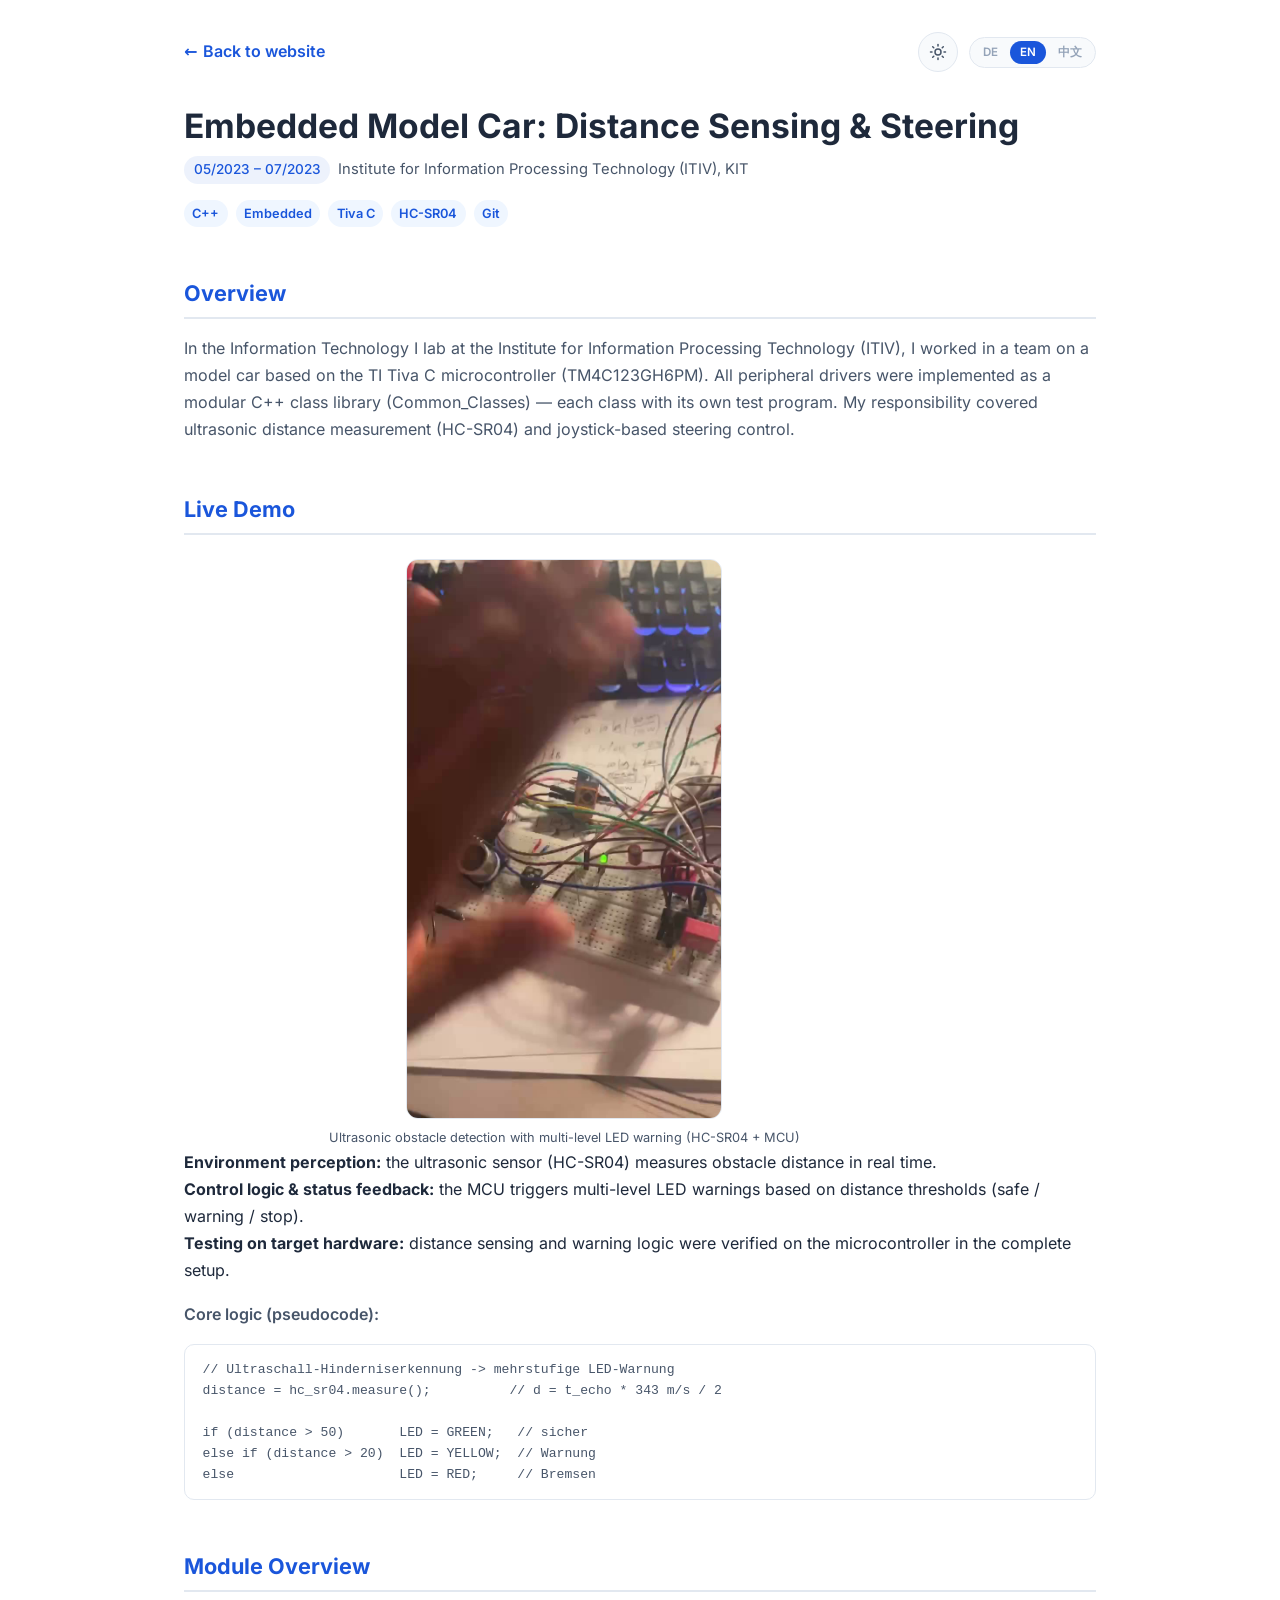
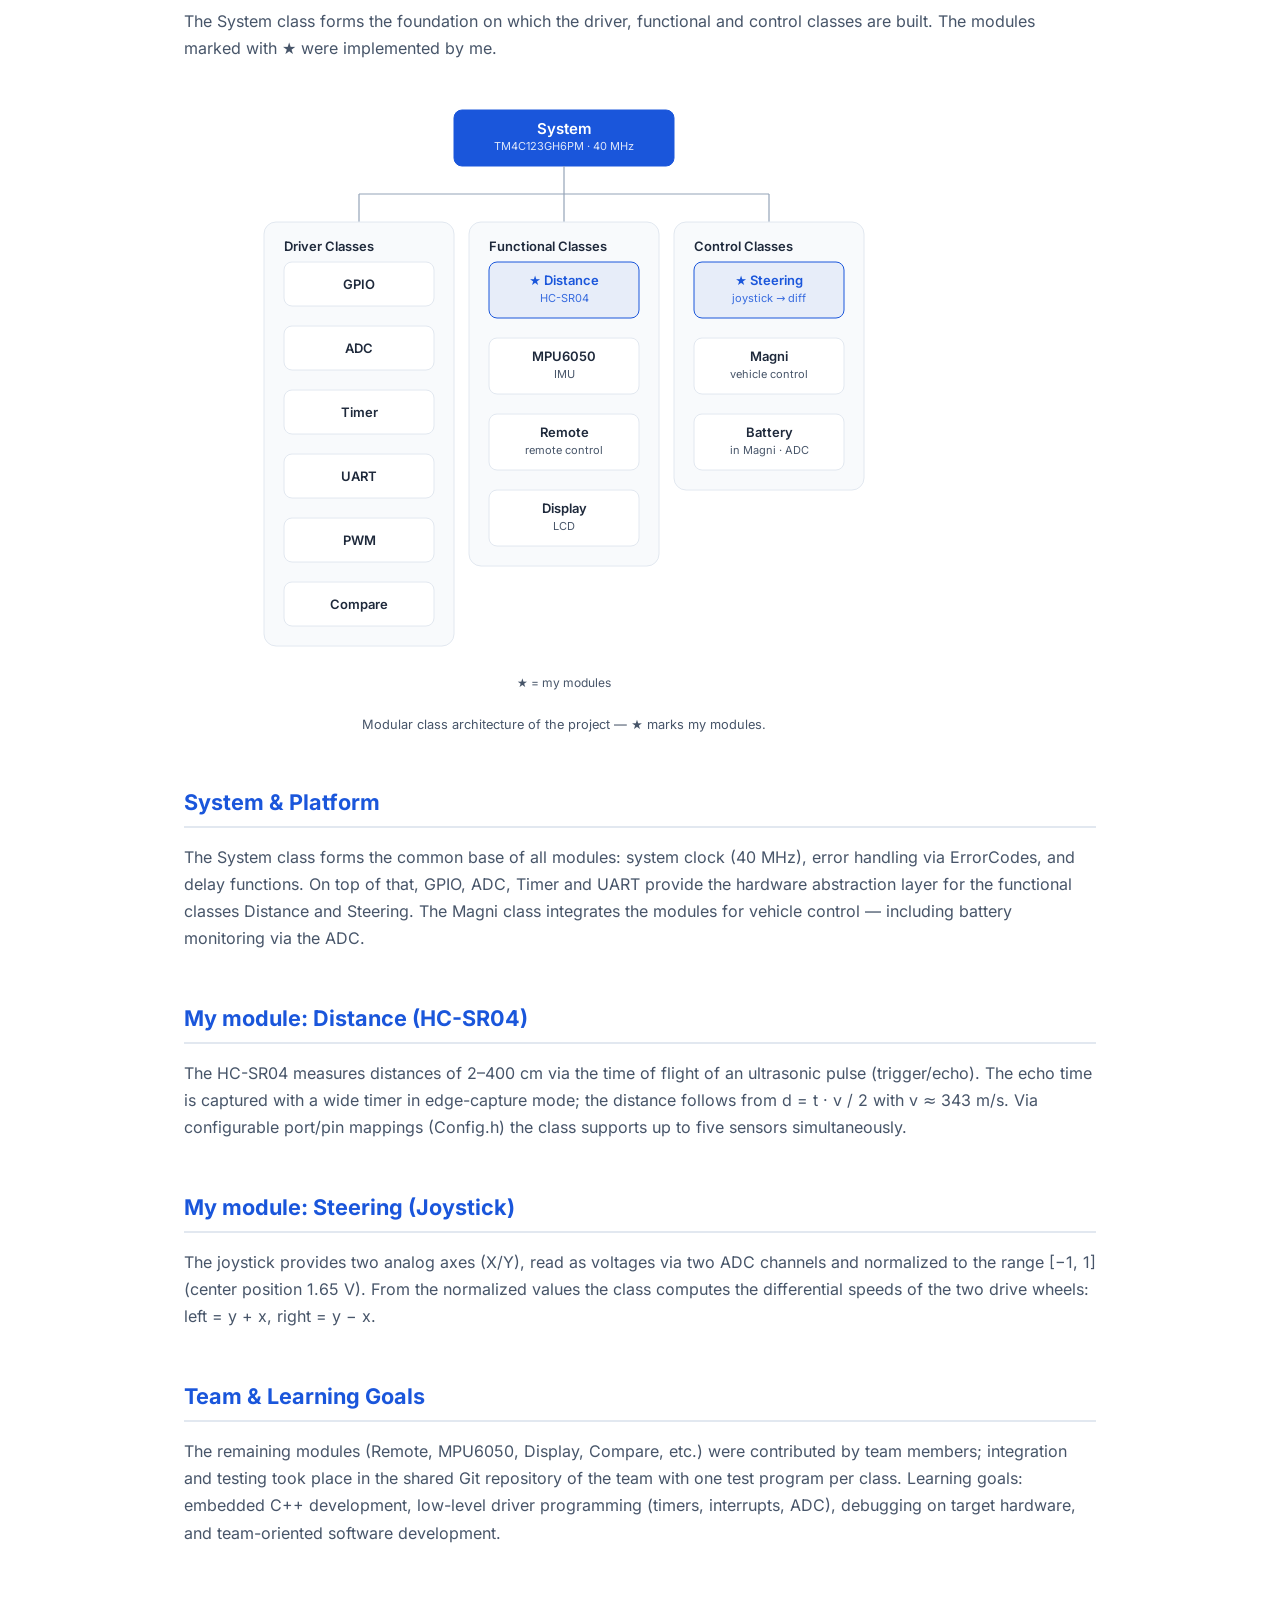
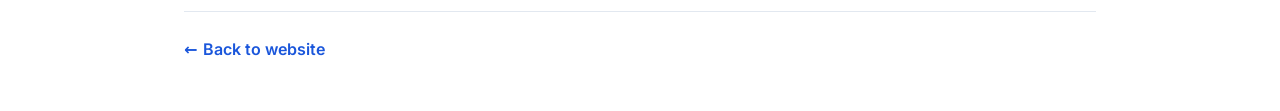
<file: pit-autopilot.html>
<!DOCTYPE html>
<html lang="de">
<head>
<meta charset="UTF-8">
<meta name="viewport" content="width=device-width, initial-scale=1.0">
<meta name="description" content="Embedded-Modellfahrzeug am ITIV (KIT): C++-Module für Ultraschall-Distanzmessung und Joystick-Lenkung auf einem Tiva-C-Mikrocontroller.">
<title>Embedded-Modellfahrzeug | Ben He</title>
<link rel="canonical" href="https://benhe2019.github.io/pit-autopilot.html">
<meta property="og:type" content="website">
<meta property="og:url" content="https://benhe2019.github.io/pit-autopilot.html">
<meta property="og:title" content="Embedded-Modellfahrzeug | Ben He">
<meta property="og:description" content="Embedded-Modellfahrzeug am ITIV (KIT): C++-Module für Ultraschall-Distanzmessung und Joystick-Lenkung auf einem Tiva-C-Mikrocontroller.">
<meta property="og:image" content="https://benhe2019.github.io/og-image.png">
<meta property="og:image:width" content="1200">
<meta property="og:image:height" content="630">
<meta name="twitter:card" content="summary_large_image">
<link rel="stylesheet" href="styles.css">
<style>
  /* ─── Project detail page (pit-autopilot.html) ─── */
  .pe-page {
    padding: var(--space-xl) var(--space-lg) var(--space-2xl);
  }
  .pe-topbar {
    display: flex;
    justify-content: space-between;
    align-items: center;
    gap: var(--space-md);
    margin-bottom: var(--space-xl);
    flex-wrap: wrap;
  }
  .pe-back {
    display: inline-flex;
    align-items: center;
    gap: 0.35rem;
    font-weight: 600;
    color: var(--color-primary);
  }
  .pe-header h1 {
    font-size: clamp(1.5rem, 3vw, 2.1rem);
    color: var(--color-text);
    line-height: 1.3;
    margin-bottom: var(--space-sm);
  }
  .pe-meta {
    display: flex;
    flex-wrap: wrap;
    gap: var(--space-sm);
    align-items: center;
    margin-bottom: var(--space-md);
    color: var(--color-text-secondary);
    font-size: 0.92rem;
  }
  .pe-section {
    margin-top: var(--space-2xl);
  }
  .pe-section h2 {
    font-size: 1.35rem;
    color: var(--color-primary);
    margin-bottom: var(--space-md);
    padding-bottom: 0.3rem;
    border-bottom: 2px solid var(--color-border);
  }
  .pe-section p {
    color: var(--color-text-secondary);
    line-height: 1.7;
    margin-bottom: var(--space-md);
  }
  .pe-specs {
    list-style: disc;
    padding-left: 1.25rem;
    color: var(--color-text-secondary);
    font-size: 0.95rem;
  }
  .pe-specs li {
    margin-bottom: 0.35rem;
  }
  .pe-figure {
    margin: var(--space-lg) 0 0;
    max-width: 760px;
  }
  .pe-figure img {
    border-radius: var(--radius-md);
    border: 1px solid var(--color-border);
  }
  .pe-figure figcaption {
    font-size: 0.8rem;
    color: var(--color-text-secondary);
    text-align: center;
    margin-top: var(--space-sm);
  }
  .pe-footer {
    margin-top: var(--space-3xl);
    padding-top: var(--space-lg);
    border-top: 1px solid var(--color-border);
  }

  /* ─── Mind map (module overview) ─── */
  .mm {
    display: block;
    width: 100%;
    height: auto;
    max-width: 680px;
    margin: 0 auto;
    font-family: inherit;
  }
  .mm-line {
    stroke: var(--color-text-muted);
    stroke-width: 1.2px;
    fill: none;
  }
  .mm-root rect {
    fill: var(--color-primary);
    stroke: var(--color-primary);
  }
  .mm-root .mm-t {
    fill: #ffffff;
    font-weight: 600;
    font-size: 15px;
  }
  .mm-root .mm-s {
    fill: rgba(255, 255, 255, 0.85);
    font-size: 11px;
  }
  .mm-cat rect {
    fill: var(--color-bg-alt);
    stroke: var(--color-border);
  }
  .mm-cat-title {
    fill: var(--color-text);
    font-weight: 600;
    font-size: 13px;
  }
  .mm-node rect {
    fill: var(--color-surface);
    stroke: var(--color-border);
  }
  .mm-node .mm-t {
    fill: var(--color-text);
    font-weight: 600;
    font-size: 13px;
  }
  .mm-node .mm-s {
    fill: var(--color-text-secondary);
    font-size: 11px;
  }
  .mm-mine rect {
    fill: var(--color-primary-light);
    stroke: var(--color-primary);
  }
  .mm-mine .mm-t {
    fill: var(--color-primary);
  }
  .mm-mine .mm-s {
    fill: var(--color-primary);
    opacity: 0.85;
  }
  .mm-legend {
    fill: var(--color-text-secondary);
    font-size: 12px;
  }

  .pe-video { display: block; margin: 0 auto; max-width: 100%; max-height: 560px; border-radius: 12px; border: 1px solid var(--color-border); background: var(--color-bg); }
  .pe-code-cap { margin: var(--space-md) 0 0.4rem; font-weight: 600; color: var(--color-text); }
  .pe-code { background: var(--color-surface); border: 1px solid var(--color-border); border-radius: 10px; padding: 0.9rem 1.1rem; overflow-x: auto; font-size: 0.82rem; line-height: 1.6; }
  .pe-code code { font-family: 'JetBrains Mono', Consolas, monospace; color: var(--color-text-secondary); }

  .pe-topbar-right { display: flex; align-items: center; gap: 0.7rem; }
</style>
<script>
  (function () {
    var t = null;
    try { t = localStorage.getItem('theme'); } catch (e) {}
    if (!t) { try { t = window.matchMedia('(prefers-color-scheme: dark)').matches ? 'dark' : 'light'; } catch (e) { t = 'light'; } }
    document.documentElement.setAttribute('data-theme', t);
    document.addEventListener('DOMContentLoaded', function () {
      var btn = document.getElementById('themeToggle');
      if (btn) btn.addEventListener('click', function () {
        var next = document.documentElement.getAttribute('data-theme') === 'dark' ? 'light' : 'dark';
        document.documentElement.setAttribute('data-theme', next);
        try { localStorage.setItem('theme', next); } catch (e) {}
      });
    });
  })();
</script>
</head>
<body>
<main class="container pe-page">

  <header class="pe-topbar">
    <a class="pe-back" href="index.html">← <span data-i18n="pit-back">Zurück zur Website</span></a>
    <div class="pe-topbar-right">
      <button class="theme-toggle" id="themeToggle" data-i18n-aria="theme-switch" aria-label="Design umschalten" title="Hell/Dunkel Modus"><span class="theme-icon-light"><svg width="18" height="18" viewBox="0 0 24 24" fill="none" stroke="currentColor" stroke-width="2" stroke-linecap="round" stroke-linejoin="round" aria-hidden="true"><circle cx="12" cy="12" r="4"/><path d="M12 2v2"/><path d="M12 20v2"/><path d="m4.93 4.93 1.41 1.41"/><path d="m17.66 17.66 1.41 1.41"/><path d="M2 12h2"/><path d="M20 12h2"/><path d="m6.34 17.66-1.41 1.41"/><path d="m19.07 4.93-1.41 1.41"/></svg></span><span class="theme-icon-dark"><svg width="18" height="18" viewBox="0 0 24 24" fill="none" stroke="currentColor" stroke-width="2" stroke-linecap="round" stroke-linejoin="round" aria-hidden="true"><path d="M12 3a6 6 0 0 0 9 9 9 9 0 1 1-9-9Z"/></svg></span></button>
      <div class="lang-switcher" role="group" data-i18n-aria="lang-switch" aria-label="Sprache wählen">
      <button type="button" class="lang-option" data-lang="de">DE</button>
      <button type="button" class="lang-option" data-lang="en">EN</button>
      <button type="button" class="lang-option" data-lang="zh">中文</button>
    </div>
    </div>
  </header>

  <header class="pe-header">
    <h1 data-i18n="pit-title">Embedded-Modellfahrzeug: Distanzmessung &amp; Lenkung</h1>
    <div class="pe-meta">
      <span class="exp-date">05/2023 – 07/2023</span>
      <span data-i18n="pit-org">Institut für Technik der Informationsverarbeitung (ITIV), KIT</span>
    </div>
    <div class="exp-tags">
      <span class="tag">C++</span>
      <span class="tag">Embedded</span>
      <span class="tag">Tiva C</span>
      <span class="tag">HC-SR04</span>
      <span class="tag">Git</span>
    </div>
  </header>

  <section class="pe-section">
    <h2 data-i18n="pit-s1-h">Überblick</h2>
    <p data-i18n="pit-s1">Im Praktikum Informationstechnik I am Institut für Technik der Informationsverarbeitung (ITIV) habe ich im Team an einem Modellfahrzeug auf Basis des TI-Mikrocontrollers Tiva C (TM4C123GH6PM) mitgearbeitet. Sämtliche Peripherie-Treiber wurden als modulare C++-Klassenbibliothek (Common_Classes) implementiert — jede Klasse mit eigenem Testprogramm. Meine Aufgabe umfasste die Ultraschall-Distanzmessung (HC-SR04) und die Lenkungssteuerung über den Joystick.</p>
  </section>

  <section class="pe-section">
    <h2 data-i18n="pit-demo-h">Live-Demo</h2>
    <figure class="pe-figure">
      <video class="pe-video" autoplay loop muted playsinline poster="pit-media/obstacle-demo-poster.jpg">
        <source src="pit-media/obstacle-demo.mp4" type="video/mp4">
      </video>
      <figcaption data-i18n="pit-demo-cap">Ultraschall-Hinderniserkennung mit mehrstufiger LED-Warnung (HC-SR04 + MCU)</figcaption>
    </figure>
    <ul>
      <li data-i18n="pit-demo-1"><strong>Umfelderfassung:</strong> Der Ultraschallsensor (HC-SR04) misst die Hindernisdistanz in Echtzeit.</li>
      <li data-i18n="pit-demo-2"><strong>Steuerlogik &amp; Status-Feedback:</strong> Das MCU löst je nach Distanzschwelle eine mehrstufige LED-Warnung aus (sicher / Warnung / Bremsen).</li>
      <li data-i18n="pit-demo-3"><strong>Test auf Zielhardware:</strong> Distanzmessung und Warnlogik wurden auf dem Mikrocontroller im Gesamtaufbau geprüft.</li>
    </ul>
    <p class="pe-code-cap" data-i18n="pit-demo-code">Kernlogik (Pseudocode):</p>
    <pre class="pe-code"><code>// Ultraschall-Hinderniserkennung -&gt; mehrstufige LED-Warnung
distance = hc_sr04.measure();          // d = t_echo * 343 m/s / 2

if (distance &gt; 50)       LED = GREEN;   // sicher
else if (distance &gt; 20)  LED = YELLOW;  // Warnung
else                     LED = RED;     // Bremsen</code></pre>
  </section>

  <section class="pe-section">
    <h2 data-i18n="pit-map-h">Modulübersicht</h2>
    <p data-i18n="pit-map-intro">Die System-Klasse bildet das Fundament, auf dem die Treiber-, Funktions- und Steuerungsklassen aufbauen. Die mit ★ markierten Module habe ich selbst implementiert.</p>
    <figure class="pe-figure">
      <svg class="mm" viewBox="0 0 680 620" xmlns="http://www.w3.org/2000/svg" role="img" aria-label="Modulübersicht des Projekts">
        <!-- Root: System -->
        <g class="mm-root">
          <rect x="230" y="24" width="220" height="56" rx="8" stroke-width="1"/>
          <text class="mm-t" x="340" y="42" text-anchor="middle" dominant-baseline="central">System</text>
          <text class="mm-s" x="340" y="60" text-anchor="middle" dominant-baseline="central">TM4C123GH6PM · 40 MHz</text>
        </g>
        <!-- Connectors -->
        <path class="mm-line" d="M340 80 L340 108"/>
        <path class="mm-line" d="M135 108 L545 108"/>
        <path class="mm-line" d="M135 108 L135 136"/>
        <path class="mm-line" d="M340 108 L340 136"/>
        <path class="mm-line" d="M545 108 L545 136"/>
        <!-- Container 1: Treiberklassen -->
        <g class="mm-cat">
          <rect x="40" y="136" width="190" height="424" rx="12" stroke-width="1"/>
          <text class="mm-cat-title" x="60" y="160" dominant-baseline="central" data-i18n="pit-map-cat1">Treiberklassen</text>
        </g>
        <g class="mm-node">
          <rect x="60" y="176" width="150" height="44" rx="8" stroke-width="1"/>
          <text class="mm-t" x="135" y="198" text-anchor="middle" dominant-baseline="central">GPIO</text>
        </g>
        <g class="mm-node">
          <rect x="60" y="240" width="150" height="44" rx="8" stroke-width="1"/>
          <text class="mm-t" x="135" y="262" text-anchor="middle" dominant-baseline="central">ADC</text>
        </g>
        <g class="mm-node">
          <rect x="60" y="304" width="150" height="44" rx="8" stroke-width="1"/>
          <text class="mm-t" x="135" y="326" text-anchor="middle" dominant-baseline="central">Timer</text>
        </g>
        <g class="mm-node">
          <rect x="60" y="368" width="150" height="44" rx="8" stroke-width="1"/>
          <text class="mm-t" x="135" y="390" text-anchor="middle" dominant-baseline="central">UART</text>
        </g>
        <g class="mm-node">
          <rect x="60" y="432" width="150" height="44" rx="8" stroke-width="1"/>
          <text class="mm-t" x="135" y="454" text-anchor="middle" dominant-baseline="central">PWM</text>
        </g>
        <g class="mm-node">
          <rect x="60" y="496" width="150" height="44" rx="8" stroke-width="1"/>
          <text class="mm-t" x="135" y="518" text-anchor="middle" dominant-baseline="central">Compare</text>
        </g>
        <!-- Container 2: Funktionsklassen -->
        <g class="mm-cat">
          <rect x="245" y="136" width="190" height="344" rx="12" stroke-width="1"/>
          <text class="mm-cat-title" x="265" y="160" dominant-baseline="central" data-i18n="pit-map-cat2">Funktionsklassen</text>
        </g>
        <g class="mm-node mm-mine">
          <rect x="265" y="176" width="150" height="56" rx="8" stroke-width="1"/>
          <text class="mm-t" x="340" y="194" text-anchor="middle" dominant-baseline="central">★ Distance</text>
          <text class="mm-s" x="340" y="212" text-anchor="middle" dominant-baseline="central">HC-SR04</text>
        </g>
        <g class="mm-node">
          <rect x="265" y="252" width="150" height="56" rx="8" stroke-width="1"/>
          <text class="mm-t" x="340" y="270" text-anchor="middle" dominant-baseline="central">MPU6050</text>
          <text class="mm-s" x="340" y="288" text-anchor="middle" dominant-baseline="central">IMU</text>
        </g>
        <g class="mm-node">
          <rect x="265" y="328" width="150" height="56" rx="8" stroke-width="1"/>
          <text class="mm-t" x="340" y="346" text-anchor="middle" dominant-baseline="central">Remote</text>
          <text class="mm-s" x="340" y="364" text-anchor="middle" dominant-baseline="central">remote control</text>
        </g>
        <g class="mm-node">
          <rect x="265" y="404" width="150" height="56" rx="8" stroke-width="1"/>
          <text class="mm-t" x="340" y="422" text-anchor="middle" dominant-baseline="central">Display</text>
          <text class="mm-s" x="340" y="440" text-anchor="middle" dominant-baseline="central">LCD</text>
        </g>
        <!-- Container 3: Kontrollklassen -->
        <g class="mm-cat">
          <rect x="450" y="136" width="190" height="268" rx="12" stroke-width="1"/>
          <text class="mm-cat-title" x="470" y="160" dominant-baseline="central" data-i18n="pit-map-cat3">Kontrollklassen</text>
        </g>
        <g class="mm-node mm-mine">
          <rect x="470" y="176" width="150" height="56" rx="8" stroke-width="1"/>
          <text class="mm-t" x="545" y="194" text-anchor="middle" dominant-baseline="central">★ Steering</text>
          <text class="mm-s" x="545" y="212" text-anchor="middle" dominant-baseline="central">joystick → diff</text>
        </g>
        <g class="mm-node">
          <rect x="470" y="252" width="150" height="56" rx="8" stroke-width="1"/>
          <text class="mm-t" x="545" y="270" text-anchor="middle" dominant-baseline="central">Magni</text>
          <text class="mm-s" x="545" y="288" text-anchor="middle" dominant-baseline="central">vehicle control</text>
        </g>
        <g class="mm-node">
          <rect x="470" y="328" width="150" height="56" rx="8" stroke-width="1"/>
          <text class="mm-t" x="545" y="346" text-anchor="middle" dominant-baseline="central">Battery</text>
          <text class="mm-s" x="545" y="364" text-anchor="middle" dominant-baseline="central">in Magni · ADC</text>
        </g>
        <!-- Legend -->
        <text class="mm-legend" x="340" y="596" text-anchor="middle" dominant-baseline="central" data-i18n="pit-map-legend">★ = meine Module</text>
      </svg>
      <figcaption data-i18n="pit-map-cap">Modularer Klassenaufbau des Projekts — ★ markiert meine Module.</figcaption>
    </figure>
  </section>

  <section class="pe-section">
    <h2 data-i18n="pit-s3-h">System &amp; Plattform</h2>
    <p data-i18n="pit-s3">Die System-Klasse bildet die gemeinsame Basis aller Module: Systemtakt (40 MHz), Fehlerbehandlung über ErrorCodes sowie Verzögerungsfunktionen. Darauf aufbauend stellen GPIO, ADC, Timer und UART die Hardware-Abstraktion bereit, auf der die funktionalen Klassen Distance und Steering aufsetzen. Die Magni-Klasse integriert die Module zur Fahrzeugsteuerung — inklusive Batterieüberwachung über den ADC.</p>
  </section>

  <section class="pe-section">
    <h2 data-i18n="pit-s4-h">Mein Modul: Distance (HC-SR04)</h2>
    <p data-i18n="pit-s4">Der HC-SR04 misst Entfernungen von 2–400 cm über die Laufzeit eines Ultraschallpulses (Trigger/Echo). Die Echo-Zeit wird über einen Wide-Timer im Edge-Capture-Modus erfasst; die Entfernung ergibt sich aus d = t · v / 2 mit v ≈ 343 m/s. Über konfigurierbare Port-/Pin-Zuordnungen (Config.h) unterstützt die Klasse bis zu fünf Sensoren gleichzeitig.</p>
  </section>

  <section class="pe-section">
    <h2 data-i18n="pit-s5-h">Mein Modul: Steering (Joystick)</h2>
    <p data-i18n="pit-s5">Der Joystick liefert zwei analoge Achsen (X/Y), die über zwei ADC-Kanäle als Spannung eingelesen und auf den Wertebereich [−1, 1] normalisiert werden (Mittelstellung 1,65 V). Aus den normalisierten Werten berechnet die Klasse die Differenzialgeschwindigkeiten der beiden Antriebsräder: links = y + x, rechts = y − x.</p>
  </section>

  <section class="pe-section">
    <h2 data-i18n="pit-s6-h">Team &amp; Lernziele</h2>
    <p data-i18n="pit-s6">Die übrigen Module (Remote, MPU6050, Display, Compare u. a.) stammen von den Teammitgliedern; integriert und getestet wurde im gemeinsamen Git-Repository des Teams mit einem Testprogramm je Klasse. Lernziele: eingebettete C++-Entwicklung, hardwarenahe Treiberprogrammierung (Timer, Interrupts, ADC), Debugging auf Zielhardware sowie teamorientierte Softwareentwicklung.</p>
  </section>

  <footer class="pe-footer">
    <a class="pe-back" href="index.html">← <span data-i18n="pit-back">Zurück zur Website</span></a>
  </footer>

</main>

<script>
(function () {
  'use strict';

  var T = {
    de: {
      'lang-switch': 'Sprache wählen',
      'theme-switch': 'Design umschalten',
      'pit-back': 'Zurück zur Website',
      'pit-demo-h': 'Live-Demo',
      'pit-demo-cap': 'Ultraschall-Hinderniserkennung mit mehrstufiger LED-Warnung (HC-SR04 + MCU)',
      'pit-demo-1': '<strong>Umfelderfassung:</strong> Der Ultraschallsensor (HC-SR04) misst die Hindernisdistanz in Echtzeit.',
      'pit-demo-2': '<strong>Steuerlogik & Status-Feedback:</strong> Das MCU löst je nach Distanzschwelle eine mehrstufige LED-Warnung aus (sicher / Warnung / Bremsen).',
      'pit-demo-3': '<strong>Test auf Zielhardware:</strong> Distanzmessung und Warnlogik wurden auf dem Mikrocontroller im Gesamtaufbau geprüft.',
      'pit-demo-code': 'Kernlogik (Pseudocode):',
      'pit-title': 'Embedded-Modellfahrzeug: Distanzmessung & Lenkung',
      'pit-org': 'Institut für Technik der Informationsverarbeitung (ITIV), KIT',
      'pit-s1-h': 'Überblick',
      'pit-s1': 'Im Praktikum Informationstechnik I am Institut für Technik der Informationsverarbeitung (ITIV) habe ich im Team an einem Modellfahrzeug auf Basis des TI-Mikrocontrollers Tiva C (TM4C123GH6PM) mitgearbeitet. Sämtliche Peripherie-Treiber wurden als modulare C++-Klassenbibliothek (Common_Classes) implementiert — jede Klasse mit eigenem Testprogramm. Meine Aufgabe umfasste die Ultraschall-Distanzmessung (HC-SR04) und die Lenkungssteuerung über den Joystick.',
      'pit-map-h': 'Modulübersicht',
      'pit-map-intro': 'Die System-Klasse bildet das Fundament, auf dem die Treiber-, Funktions- und Steuerungsklassen aufbauen. Die mit ★ markierten Module habe ich selbst implementiert.',
      'pit-map-cat1': 'Treiberklassen',
      'pit-map-cat2': 'Funktionsklassen',
      'pit-map-cat3': 'Kontrollklassen',
      'pit-map-legend': '★ = meine Module',
      'pit-map-cap': 'Modularer Klassenaufbau des Projekts — ★ markiert meine Module.',
      'pit-s3-h': 'System & Plattform',
      'pit-s3': 'Die System-Klasse bildet die gemeinsame Basis aller Module: Systemtakt (40 MHz), Fehlerbehandlung über ErrorCodes sowie Verzögerungsfunktionen. Darauf aufbauend stellen GPIO, ADC, Timer und UART die Hardware-Abstraktion bereit, auf der die funktionalen Klassen Distance und Steering aufsetzen. Die Magni-Klasse integriert die Module zur Fahrzeugsteuerung — inklusive Batterieüberwachung über den ADC.',
      'pit-s4-h': 'Mein Modul: Distance (HC-SR04)',
      'pit-s4': 'Der HC-SR04 misst Entfernungen von 2–400 cm über die Laufzeit eines Ultraschallpulses (Trigger/Echo). Die Echo-Zeit wird über einen Wide-Timer im Edge-Capture-Modus erfasst; die Entfernung ergibt sich aus d = t · v / 2 mit v ≈ 343 m/s. Über konfigurierbare Port-/Pin-Zuordnungen (Config.h) unterstützt die Klasse bis zu fünf Sensoren gleichzeitig.',
      'pit-s5-h': 'Mein Modul: Steering (Joystick)',
      'pit-s5': 'Der Joystick liefert zwei analoge Achsen (X/Y), die über zwei ADC-Kanäle als Spannung eingelesen und auf den Wertebereich [−1, 1] normalisiert werden (Mittelstellung 1,65 V). Aus den normalisierten Werten berechnet die Klasse die Differenzialgeschwindigkeiten der beiden Antriebsräder: links = y + x, rechts = y − x.',
      'pit-s6-h': 'Team & Lernziele',
      'pit-s6': 'Die übrigen Module (Remote, MPU6050, Display, Compare u. a.) stammen von den Teammitgliedern; integriert und getestet wurde im gemeinsamen Git-Repository des Teams mit einem Testprogramm je Klasse. Lernziele: eingebettete C++-Entwicklung, hardwarenahe Treiberprogrammierung (Timer, Interrupts, ADC), Debugging auf Zielhardware sowie teamorientierte Softwareentwicklung.'
    },
    en: {
      'lang-switch': 'Choose language',
      'theme-switch': 'Toggle theme',
      'pit-back': 'Back to website',
      'pit-demo-h': 'Live Demo',
      'pit-demo-cap': 'Ultrasonic obstacle detection with multi-level LED warning (HC-SR04 + MCU)',
      'pit-demo-1': '<strong>Environment perception:</strong> the ultrasonic sensor (HC-SR04) measures obstacle distance in real time.',
      'pit-demo-2': '<strong>Control logic & status feedback:</strong> the MCU triggers multi-level LED warnings based on distance thresholds (safe / warning / stop).',
      'pit-demo-3': '<strong>Testing on target hardware:</strong> distance sensing and warning logic were verified on the microcontroller in the complete setup.',
      'pit-demo-code': 'Core logic (pseudocode):',
      'pit-title': 'Embedded Model Car: Distance Sensing & Steering',
      'pit-org': 'Institute for Information Processing Technology (ITIV), KIT',
      'pit-s1-h': 'Overview',
      'pit-s1': 'In the Information Technology I lab at the Institute for Information Processing Technology (ITIV), I worked in a team on a model car based on the TI Tiva C microcontroller (TM4C123GH6PM). All peripheral drivers were implemented as a modular C++ class library (Common_Classes) — each class with its own test program. My responsibility covered ultrasonic distance measurement (HC-SR04) and joystick-based steering control.',
      'pit-map-h': 'Module Overview',
      'pit-map-intro': 'The System class forms the foundation on which the driver, functional and control classes are built. The modules marked with ★ were implemented by me.',
      'pit-map-cat1': 'Driver Classes',
      'pit-map-cat2': 'Functional Classes',
      'pit-map-cat3': 'Control Classes',
      'pit-map-legend': '★ = my modules',
      'pit-map-cap': 'Modular class architecture of the project — ★ marks my modules.',
      'pit-s3-h': 'System & Platform',
      'pit-s3': 'The System class forms the common base of all modules: system clock (40 MHz), error handling via ErrorCodes, and delay functions. On top of that, GPIO, ADC, Timer and UART provide the hardware abstraction layer for the functional classes Distance and Steering. The Magni class integrates the modules for vehicle control — including battery monitoring via the ADC.',
      'pit-s4-h': 'My module: Distance (HC-SR04)',
      'pit-s4': 'The HC-SR04 measures distances of 2–400 cm via the time of flight of an ultrasonic pulse (trigger/echo). The echo time is captured with a wide timer in edge-capture mode; the distance follows from d = t · v / 2 with v ≈ 343 m/s. Via configurable port/pin mappings (Config.h) the class supports up to five sensors simultaneously.',
      'pit-s5-h': 'My module: Steering (Joystick)',
      'pit-s5': 'The joystick provides two analog axes (X/Y), read as voltages via two ADC channels and normalized to the range [−1, 1] (center position 1.65 V). From the normalized values the class computes the differential speeds of the two drive wheels: left = y + x, right = y − x.',
      'pit-s6-h': 'Team & Learning Goals',
      'pit-s6': 'The remaining modules (Remote, MPU6050, Display, Compare, etc.) were contributed by team members; integration and testing took place in the shared Git repository of the team with one test program per class. Learning goals: embedded C++ development, low-level driver programming (timers, interrupts, ADC), debugging on target hardware, and team-oriented software development.'
    },
    zh: {
      'lang-switch': '选择语言',
      'theme-switch': '切换主题',
      'pit-back': '返回网站',
      'pit-demo-h': '实时演示',
      'pit-demo-cap': '超声波障碍物检测与多级 LED 预警演示（HC-SR04 + MCU）',
      'pit-demo-1': '<strong>环境感知：</strong>超声波传感器（HC-SR04）实时采集前方障碍物距离。',
      'pit-demo-2': '<strong>控制逻辑与状态反馈：</strong>MCU 根据距离阈值实时触发 LED 多级预警（安全 / 预警 / 制动状态映射）。',
      'pit-demo-3': '<strong>目标硬件测试：</strong>测距和预警逻辑在微控制器整机环境中完成验证。',
      'pit-demo-code': '核心逻辑（伪代码）：',
      'pit-title': '嵌入式模型车：测距与转向驱动',
      'pit-org': '信息技术处理研究所（ITIV），KIT',
      'pit-s1-h': '项目概览',
      'pit-s1': '在信息技术处理研究所（ITIV）的信息技术 I 实验课中，我与团队一起开发了一辆基于 TI Tiva C 微控制器（TM4C123GH6PM）的模型车。所有外设驱动均以模块化 C++ 类库（Common_Classes）的形式实现——每个类配有独立测试程序。我负责超声波测距（HC-SR04）与摇杆转向控制。',
      'pit-map-h': '模块总览',
      'pit-map-intro': 'System 类是全部模块的基础，驱动类、功能类与控制类构建于其上。标有 ★ 的模块由我独立实现。',
      'pit-map-cat1': '驱动类',
      'pit-map-cat2': '功能类',
      'pit-map-cat3': '控制类',
      'pit-map-legend': '★ = 我负责的模块',
      'pit-map-cap': '项目模块化类结构——★ 标记我负责的模块。',
      'pit-s3-h': '系统与平台',
      'pit-s3': 'System 类是全部模块的公共基础：系统时钟（40 MHz）、基于 ErrorCodes 的错误处理以及延时函数。在此基础上，GPIO、ADC、Timer 与 UART 提供了硬件抽象层，功能类 Distance 与 Steering 构建于其上。Magni 类将各模块整合为整车控制——包括通过 ADC 进行的电池监测。',
      'pit-s4-h': '我的模块：Distance（HC-SR04）',
      'pit-s4': 'HC-SR04 通过超声波脉冲的飞行时间（触发/回波）测量 2–400 cm 的距离。回波时间由宽定时器以边沿捕获模式记录；距离由 d = t·v/2 计算，其中 v ≈ 343 m/s。通过可配置的端口/引脚映射（Config.h），该类可同时支持最多五个传感器。',
      'pit-s5-h': '我的模块：Steering（摇杆）',
      'pit-s5': '摇杆提供 X/Y 两个模拟轴，经两路 ADC 以电压形式读取，并归一化到 [−1, 1] 范围（中位 1.65 V）。该类根据归一化后的数值计算两个驱动轮的差速：左轮 = y + x，右轮 = y − x。',
      'pit-s6-h': '团队与学习目标',
      'pit-s6': '其余模块（Remote、MPU6050、Display、Compare 等）由组员完成；集成与测试在团队的共享 Git 仓库中进行，每个类配有一个测试程序。学习目标：嵌入式 C++ 开发、底层驱动编程（定时器、中断、ADC）、目标硬件调试以及团队协作式软件开发。'
    }
  };

  function apply(lang) {
    var t = T[lang] || T.de;
    document.documentElement.lang = lang === 'zh' ? 'zh-CN' : lang;
    document.querySelectorAll('[data-i18n]').forEach(function (el) {
      var k = el.getAttribute('data-i18n');
      if (t[k]) el.innerHTML = t[k];
    });
    document.querySelectorAll('[data-i18n-aria]').forEach(function (el) {
      var k = el.getAttribute('data-i18n-aria');
      if (t[k]) el.setAttribute('aria-label', t[k]);
    });
    document.querySelectorAll('[data-i18n-alt]').forEach(function (el) {
      var k = el.getAttribute('data-i18n-alt');
      if (t[k]) el.setAttribute('alt', t[k]);
    });
    document.title = t['pit-title'] + ' – Ben He';
    document.querySelectorAll('.lang-option').forEach(function (b) {
      b.classList.toggle('active', b.dataset.lang === lang);
    });
  }

  var lang = 'de';
  try { lang = localStorage.getItem('lang') || 'de'; } catch (e) {}
  if (!T[lang]) lang = 'de';

  document.querySelectorAll('.lang-option').forEach(function (b) {
    b.addEventListener('click', function () {
      try { localStorage.setItem('lang', b.dataset.lang); } catch (e) {}
      apply(b.dataset.lang);
    });
  });

  apply(lang);
})();
</script>
</body>
</html>
</file>
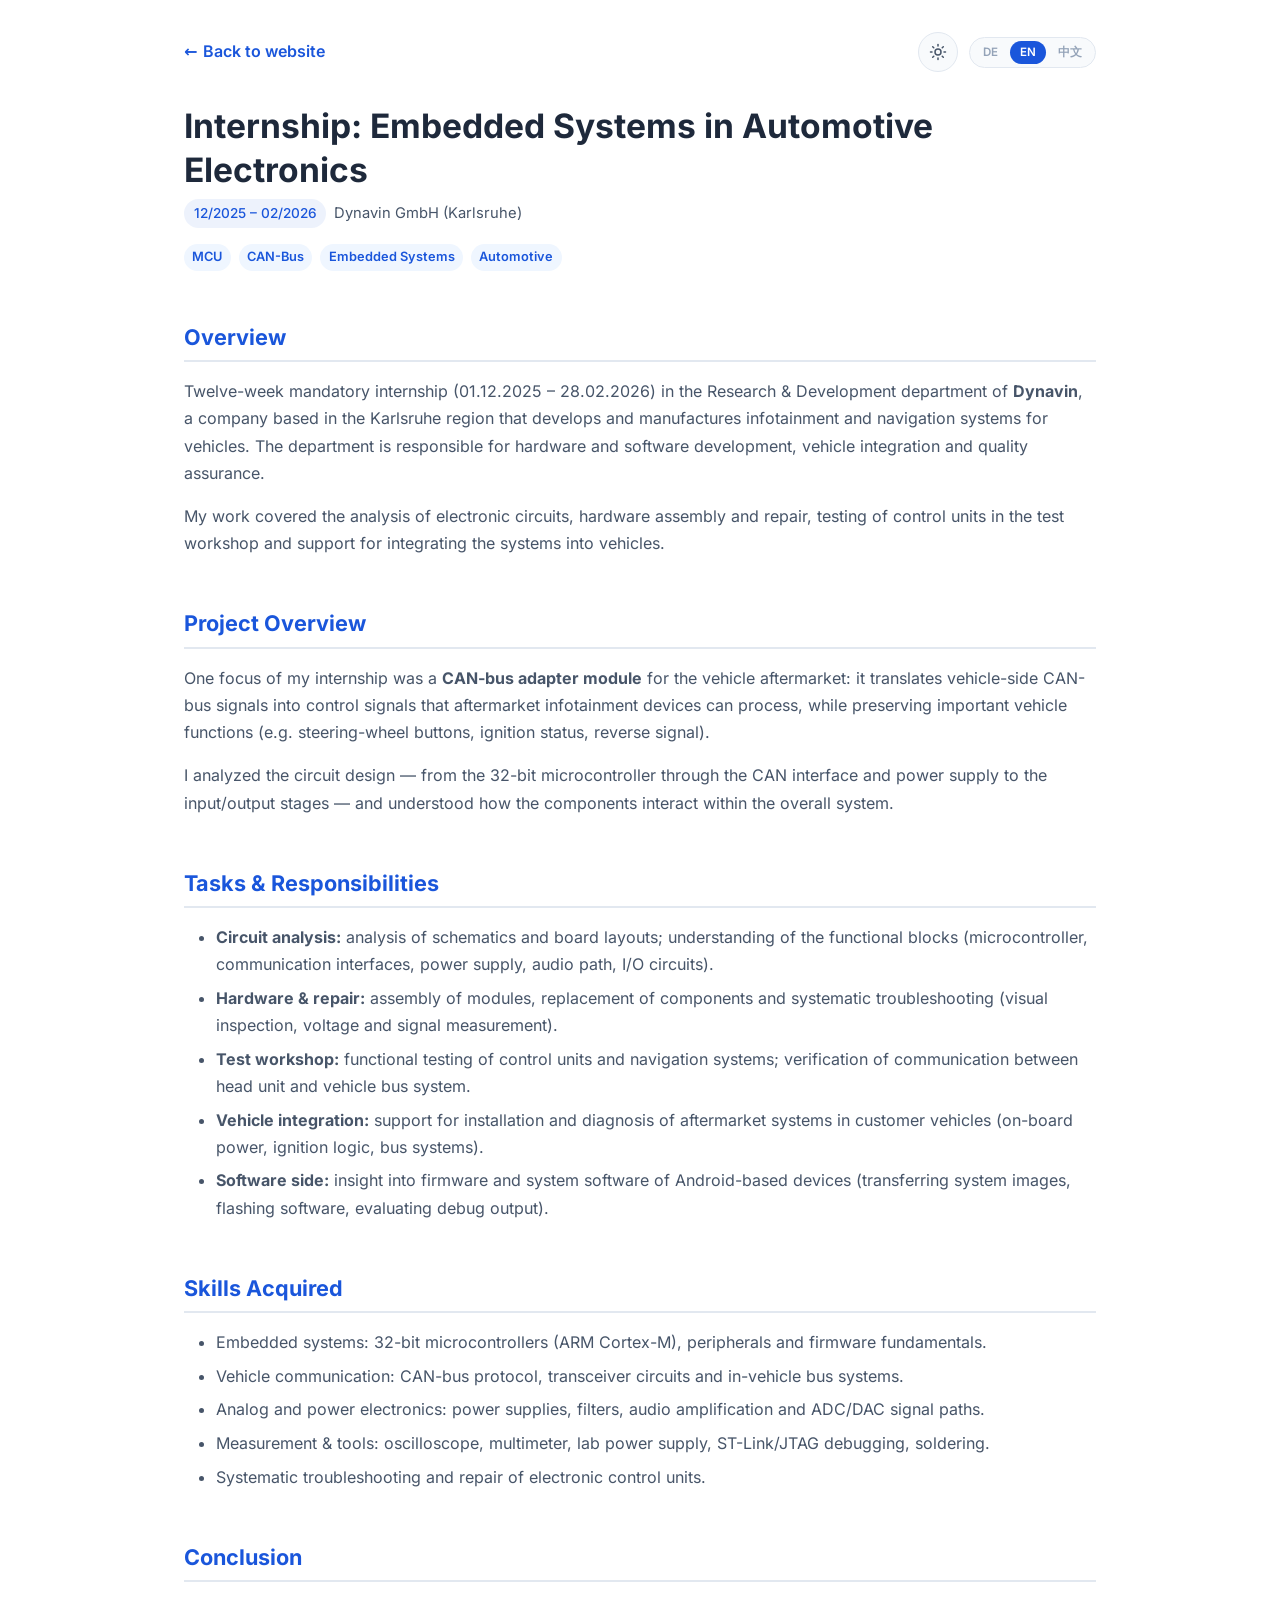
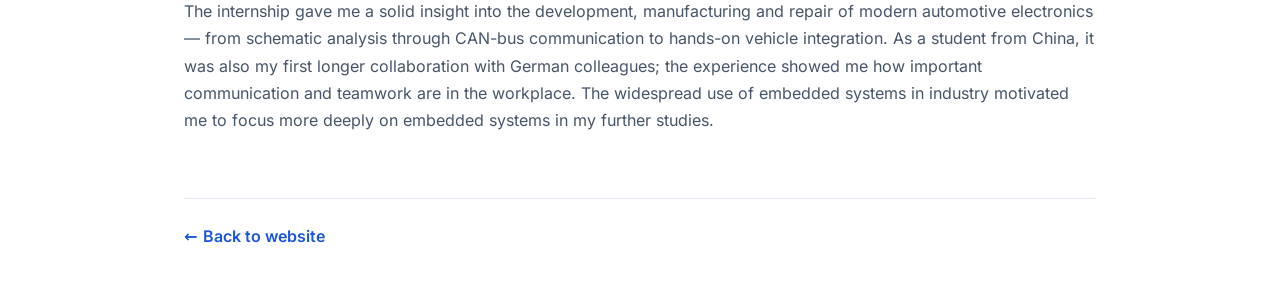
<file: praktikum.html>
<!DOCTYPE html>
<html lang="de">
<head>
<meta charset="UTF-8">
<meta name="viewport" content="width=device-width, initial-scale=1.0">
<meta name="description" content="Praktikum Ben He – Embedded Systems in der Fahrzeug-Elektronik: Schaltungsanalyse, Hardware-Test und Fahrzeugintegration.">
<title>Praktikum Embedded Systems | Ben He</title>
<link rel="canonical" href="https://benhe2019.github.io/praktikum.html">
<meta property="og:type" content="website">
<meta property="og:url" content="https://benhe2019.github.io/praktikum.html">
<meta property="og:title" content="Praktikum Embedded Systems | Ben He">
<meta property="og:description" content="Praktikum Ben He – Embedded Systems in der Fahrzeug-Elektronik: Schaltungsanalyse, Hardware-Test und Fahrzeugintegration.">
<meta property="og:image" content="https://benhe2019.github.io/og-image.png">
<meta property="og:image:width" content="1200">
<meta property="og:image:height" content="630">
<meta name="twitter:card" content="summary_large_image">
<link rel="stylesheet" href="styles.css">
<style>
  /* ─── Project detail page (praktikum.html) ─── */
  .pe-page {
    padding: var(--space-xl) var(--space-lg) var(--space-2xl);
  }
  .pe-topbar {
    display: flex;
    justify-content: space-between;
    align-items: center;
    gap: var(--space-md);
    margin-bottom: var(--space-xl);
    flex-wrap: wrap;
  }
  .pe-back {
    display: inline-flex;
    align-items: center;
    gap: 0.35rem;
    font-weight: 600;
    color: var(--color-primary);
  }
  .pe-header h1 {
    font-size: clamp(1.5rem, 3vw, 2.1rem);
    color: var(--color-text);
    line-height: 1.3;
    margin-bottom: var(--space-sm);
  }
  .pe-meta {
    display: flex;
    flex-wrap: wrap;
    gap: var(--space-sm);
    align-items: center;
    margin-bottom: var(--space-md);
    color: var(--color-text-secondary);
    font-size: 0.92rem;
  }
  .pe-section {
    margin-top: var(--space-2xl);
  }
  .pe-section h2 {
    font-size: 1.35rem;
    color: var(--color-primary);
    margin-bottom: var(--space-md);
    padding-bottom: 0.3rem;
    border-bottom: 2px solid var(--color-border);
  }
  .pe-section p {
    color: var(--color-text-secondary);
    line-height: 1.7;
    margin-bottom: var(--space-md);
  }
  .pe-section ul {
    color: var(--color-text-secondary);
    line-height: 1.7;
    margin: 0 0 var(--space-md) var(--space-md);
    padding-left: var(--space-md);
    list-style: disc;
  }
  .pe-section li {
    margin-bottom: 0.4rem;
  }
  .pe-section code {
    background: var(--color-bg-alt);
    border: 1px solid var(--color-border);
    border-radius: 4px;
    padding: 0.1rem 0.35rem;
    font-size: 0.9em;
  }
  .pe-footer {
    margin-top: var(--space-3xl);
    padding-top: var(--space-lg);
    border-top: 1px solid var(--color-border);
  }

  .pe-topbar-right { display: flex; align-items: center; gap: 0.7rem; }
</style>
<script>
  (function () {
    var t = null;
    try { t = localStorage.getItem('theme'); } catch (e) {}
    if (!t) { try { t = window.matchMedia('(prefers-color-scheme: dark)').matches ? 'dark' : 'light'; } catch (e) { t = 'light'; } }
    document.documentElement.setAttribute('data-theme', t);
    document.addEventListener('DOMContentLoaded', function () {
      var btn = document.getElementById('themeToggle');
      if (btn) btn.addEventListener('click', function () {
        var next = document.documentElement.getAttribute('data-theme') === 'dark' ? 'light' : 'dark';
        document.documentElement.setAttribute('data-theme', next);
        try { localStorage.setItem('theme', next); } catch (e) {}
      });
    });
  })();
</script>
</head>
<body>
<main class="container pe-page">

  <header class="pe-topbar">
    <a class="pe-back" href="index.html">← <span data-i18n="pk-back">Zurück zur Website</span></a>
    <div class="pe-topbar-right">
      <button class="theme-toggle" id="themeToggle" data-i18n-aria="theme-switch" aria-label="Design umschalten" title="Hell/Dunkel Modus"><span class="theme-icon-light"><svg width="18" height="18" viewBox="0 0 24 24" fill="none" stroke="currentColor" stroke-width="2" stroke-linecap="round" stroke-linejoin="round" aria-hidden="true"><circle cx="12" cy="12" r="4"/><path d="M12 2v2"/><path d="M12 20v2"/><path d="m4.93 4.93 1.41 1.41"/><path d="m17.66 17.66 1.41 1.41"/><path d="M2 12h2"/><path d="M20 12h2"/><path d="m6.34 17.66-1.41 1.41"/><path d="m19.07 4.93-1.41 1.41"/></svg></span><span class="theme-icon-dark"><svg width="18" height="18" viewBox="0 0 24 24" fill="none" stroke="currentColor" stroke-width="2" stroke-linecap="round" stroke-linejoin="round" aria-hidden="true"><path d="M12 3a6 6 0 0 0 9 9 9 9 0 1 1-9-9Z"/></svg></span></button>
      <div class="lang-switcher" role="group" data-i18n-aria="lang-switch" aria-label="Sprache wählen">
      <button type="button" class="lang-option" data-lang="de">DE</button>
      <button type="button" class="lang-option" data-lang="en">EN</button>
      <button type="button" class="lang-option" data-lang="zh">中文</button>
    </div>
    </div>
  </header>

  <header class="pe-header">
    <h1 data-i18n="pk-title">Praktikum: Embedded Systems in der Fahrzeug-Elektronik</h1>
    <div class="pe-meta">
      <span class="exp-date">12/2025 – 02/2026</span>
      <span data-i18n="pk-company">Dynavin GmbH (Karlsruhe)</span>
    </div>
    <div class="exp-tags">
      <span class="tag">MCU</span>
      <span class="tag">CAN-Bus</span>
      <span class="tag">Embedded Systems</span>
      <span class="tag">Automotive</span>
    </div>
  </header>

  <section class="pe-section">
    <h2 data-i18n="pk-s1-h">Überblick</h2>
    <p data-i18n="pk-s1">Zwölfwöchiges Pflichtpraktikum (01.12.2025 – 28.02.2026) in der Forschungs- und Entwicklungsabteilung von <strong>Dynavin</strong>, einem in der Region Karlsruhe ansässigen Unternehmen, das Infotainment- und Navigationssysteme für Fahrzeuge entwickelt und herstellt. Die Abteilung ist verantwortlich für die Hard- und Software-Entwicklung der Systeme, die Fahrzeugintegration sowie die Qualitätssicherung.</p>
    <p data-i18n="pk-s1b">Meine Arbeit umfasste die Analyse elektronischer Schaltungen, die Hardware-Montage und -Reparatur, die Prüfung von Steuergeräten in der Testwerkstatt sowie die Unterstützung bei der Integration der Systeme in Fahrzeuge.</p>
  </section>

  <section class="pe-section">
    <h2 data-i18n="pk-s2-h">Projektüberblick</h2>
    <p data-i18n="pk-s2">Ein Schwerpunkt meines Praktikums war ein <strong>CAN-Bus-Adaptermodul</strong> für die Fahrzeug-Nachrüstung: Es übersetzt fahrzeugseitige CAN-Bus-Signale in Steuersignale, die von Nachrüst-Infotainmentgeräten verarbeitet werden können, und stellt dabei wichtige Fahrzeugfunktionen (z. B. Lenkradtasten, Zündungsstatus, Rückfahrsignal) sicher.</p>
    <p data-i18n="pk-s2b">Ich habe den Aufbau der Schaltung analysiert — vom 32-Bit-Mikrocontroller über die CAN-Schnittstelle und die Spannungsversorgung bis zu den Ein-/Ausgangsstufen — und die Zusammenwirkung der Komponenten im Gesamtsystem verstanden.</p>
  </section>

  <section class="pe-section">
    <h2 data-i18n="pk-s3-h">Aufgaben &amp; Tätigkeiten</h2>
    <ul>
      <li data-i18n="pk-s3-1"><strong>Schaltungsanalyse:</strong> Analyse von Schaltplänen und Platinenlayouts; Verständnis der Funktionsblöcke (Mikrocontroller, Kommunikationsschnittstellen, Stromversorgung, Audio-Pfad, I/O-Schaltungen).</li>
      <li data-i18n="pk-s3-2"><strong>Hardware &amp; Reparatur:</strong> Montage von Baugruppen, Austausch von Bauteilen und systematische Fehlersuche (Sichtprüfung, Spannungs- und Signalmessung).</li>
      <li data-i18n="pk-s3-3"><strong>Prüfwerkstatt:</strong> Funktionstests von Steuergeräten und Navigationssystemen; Prüfung der Kommunikation zwischen Headunit und Fahrzeug-Bussystem.</li>
      <li data-i18n="pk-s3-4"><strong>Fahrzeugintegration:</strong> Unterstützung bei Installation und Diagnose von Nachrüstsystemen in Kundenfahrzeugen (Bordnetz, Zündungslogik, Bussysteme).</li>
      <li data-i18n="pk-s3-5"><strong>Software-Seite:</strong> Einblick in Firmware- und Systemsoftware Android-basierter Geräte (Systemimage übertragen, Software flashen, Debug-Ausgaben auswerten).</li>
    </ul>
  </section>

  <section class="pe-section">
    <h2 data-i18n="pk-s4-h">Erlernte Fähigkeiten</h2>
    <ul>
      <li data-i18n="pk-s4-1">Embedded Systems: 32-Bit-Mikrocontroller (ARM Cortex-M), Peripherie und Firmware-Grundlagen.</li>
      <li data-i18n="pk-s4-2">Fahrzeugkommunikation: CAN-Bus-Protokoll, Transceiver-Schaltungen und Bussysteme im Fahrzeug.</li>
      <li data-i18n="pk-s4-3">Analog- und Leistungselektronik: Spannungsversorgungen, Filter, Audio-Verstärkung und ADC/DAC-Signalpfade.</li>
      <li data-i18n="pk-s4-4">Messtechnik &amp; Werkzeuge: Oszilloskop, Multimeter, Labornetzteil, ST-Link/JTAG-Debugging, Löttechnik.</li>
      <li data-i18n="pk-s4-5">Systematische Fehlersuche und Reparatur elektronischer Steuergeräte.</li>
    </ul>
  </section>

  <section class="pe-section">
    <h2 data-i18n="pk-s5-h">Fazit</h2>
    <p data-i18n="pk-s5">Das Praktikum gab mir fundierte Einblicke in die Entwicklung, Fertigung und Instandsetzung moderner Fahrzeug-Elektronik — von der Schaltplananalyse über die CAN-Bus-Kommunikation bis zur praktischen Fahrzeugintegration. Als Student aus China war es zugleich meine erste längere Zusammenarbeit mit deutschen Kollegen; die Erfahrung hat mir gezeigt, wie wichtig Kommunikation und Teamarbeit am Arbeitsplatz sind. Der breite Einsatz eingebetteter Systeme in der Industrie hat mich motiviert, mich in meinem weiteren Studium intensiver mit Embedded Systems zu beschäftigen.</p>
  </section>

  <footer class="pe-footer">
    <a class="pe-back" href="index.html">← <span data-i18n="pk-back">Zurück zur Website</span></a>
  </footer>

</main>

<script>
(function () {
  'use strict';

  var T = {
    de: {
      'lang-switch': 'Sprache wählen',
      'theme-switch': 'Design umschalten',
      'pk-back': 'Zurück zur Website',
      'pk-title': 'Praktikum: Embedded Systems in der Fahrzeug-Elektronik',
      'pk-company': 'Dynavin GmbH (Karlsruhe)',
      'pk-s1-h': 'Überblick',
      'pk-s1': 'Zwölfwöchiges Pflichtpraktikum (01.12.2025 – 28.02.2026) in der Forschungs- und Entwicklungsabteilung von <strong>Dynavin</strong>, einem in der Region Karlsruhe ansässigen Unternehmen, das Infotainment- und Navigationssysteme für Fahrzeuge entwickelt und herstellt. Die Abteilung ist verantwortlich für die Hard- und Software-Entwicklung der Systeme, die Fahrzeugintegration sowie die Qualitätssicherung.',
      'pk-s1b': 'Meine Arbeit umfasste die Analyse elektronischer Schaltungen, die Hardware-Montage und -Reparatur, die Prüfung von Steuergeräten in der Testwerkstatt sowie die Unterstützung bei der Integration der Systeme in Fahrzeuge.',
      'pk-s2-h': 'Projektüberblick',
      'pk-s2': 'Ein Schwerpunkt meines Praktikums war ein <strong>CAN-Bus-Adaptermodul</strong> für die Fahrzeug-Nachrüstung: Es übersetzt fahrzeugseitige CAN-Bus-Signale in Steuersignale, die von Nachrüst-Infotainmentgeräten verarbeitet werden können, und stellt dabei wichtige Fahrzeugfunktionen (z. B. Lenkradtasten, Zündungsstatus, Rückfahrsignal) sicher.',
      'pk-s2b': 'Ich habe den Aufbau der Schaltung analysiert — vom 32-Bit-Mikrocontroller über die CAN-Schnittstelle und die Spannungsversorgung bis zu den Ein-/Ausgangsstufen — und die Zusammenwirkung der Komponenten im Gesamtsystem verstanden.',
      'pk-s3-h': 'Aufgaben & Tätigkeiten',
      'pk-s3-1': '<strong>Schaltungsanalyse:</strong> Analyse von Schaltplänen und Platinenlayouts; Verständnis der Funktionsblöcke (Mikrocontroller, Kommunikationsschnittstellen, Stromversorgung, Audio-Pfad, I/O-Schaltungen).',
      'pk-s3-2': '<strong>Hardware & Reparatur:</strong> Montage von Baugruppen, Austausch von Bauteilen und systematische Fehlersuche (Sichtprüfung, Spannungs- und Signalmessung).',
      'pk-s3-3': '<strong>Prüfwerkstatt:</strong> Funktionstests von Steuergeräten und Navigationssystemen; Prüfung der Kommunikation zwischen Headunit und Fahrzeug-Bussystem.',
      'pk-s3-4': '<strong>Fahrzeugintegration:</strong> Unterstützung bei Installation und Diagnose von Nachrüstsystemen in Kundenfahrzeugen (Bordnetz, Zündungslogik, Bussysteme).',
      'pk-s3-5': '<strong>Software-Seite:</strong> Einblick in Firmware- und Systemsoftware Android-basierter Geräte (Systemimage übertragen, Software flashen, Debug-Ausgaben auswerten).',
      'pk-s4-h': 'Erlernte Fähigkeiten',
      'pk-s4-1': 'Embedded Systems: 32-Bit-Mikrocontroller (ARM Cortex-M), Peripherie und Firmware-Grundlagen.',
      'pk-s4-2': 'Fahrzeugkommunikation: CAN-Bus-Protokoll, Transceiver-Schaltungen und Bussysteme im Fahrzeug.',
      'pk-s4-3': 'Analog- und Leistungselektronik: Spannungsversorgungen, Filter, Audio-Verstärkung und ADC/DAC-Signalpfade.',
      'pk-s4-4': 'Messtechnik & Werkzeuge: Oszilloskop, Multimeter, Labornetzteil, ST-Link/JTAG-Debugging, Löttechnik.',
      'pk-s4-5': 'Systematische Fehlersuche und Reparatur elektronischer Steuergeräte.',
      'pk-s5-h': 'Fazit',
      'pk-s5': 'Das Praktikum gab mir fundierte Einblicke in die Entwicklung, Fertigung und Instandsetzung moderner Fahrzeug-Elektronik — von der Schaltplananalyse über die CAN-Bus-Kommunikation bis zur praktischen Fahrzeugintegration. Als Student aus China war es zugleich meine erste längere Zusammenarbeit mit deutschen Kollegen; die Erfahrung hat mir gezeigt, wie wichtig Kommunikation und Teamarbeit am Arbeitsplatz sind. Der breite Einsatz eingebetteter Systeme in der Industrie hat mich motiviert, mich in meinem weiteren Studium intensiver mit Embedded Systems zu beschäftigen.'
    },
    en: {
      'lang-switch': 'Choose language',
      'theme-switch': 'Toggle theme',
      'pk-back': 'Back to website',
      'pk-title': 'Internship: Embedded Systems in Automotive Electronics',
      'pk-company': 'Dynavin GmbH (Karlsruhe)',
      'pk-s1-h': 'Overview',
      'pk-s1': 'Twelve-week mandatory internship (01.12.2025 – 28.02.2026) in the Research & Development department of <strong>Dynavin</strong>, a company based in the Karlsruhe region that develops and manufactures infotainment and navigation systems for vehicles. The department is responsible for hardware and software development, vehicle integration and quality assurance.',
      'pk-s1b': 'My work covered the analysis of electronic circuits, hardware assembly and repair, testing of control units in the test workshop and support for integrating the systems into vehicles.',
      'pk-s2-h': 'Project Overview',
      'pk-s2': 'One focus of my internship was a <strong>CAN-bus adapter module</strong> for the vehicle aftermarket: it translates vehicle-side CAN-bus signals into control signals that aftermarket infotainment devices can process, while preserving important vehicle functions (e.g. steering-wheel buttons, ignition status, reverse signal).',
      'pk-s2b': 'I analyzed the circuit design — from the 32-bit microcontroller through the CAN interface and power supply to the input/output stages — and understood how the components interact within the overall system.',
      'pk-s3-h': 'Tasks & Responsibilities',
      'pk-s3-1': '<strong>Circuit analysis:</strong> analysis of schematics and board layouts; understanding of the functional blocks (microcontroller, communication interfaces, power supply, audio path, I/O circuits).',
      'pk-s3-2': '<strong>Hardware & repair:</strong> assembly of modules, replacement of components and systematic troubleshooting (visual inspection, voltage and signal measurement).',
      'pk-s3-3': '<strong>Test workshop:</strong> functional testing of control units and navigation systems; verification of communication between head unit and vehicle bus system.',
      'pk-s3-4': '<strong>Vehicle integration:</strong> support for installation and diagnosis of aftermarket systems in customer vehicles (on-board power, ignition logic, bus systems).',
      'pk-s3-5': '<strong>Software side:</strong> insight into firmware and system software of Android-based devices (transferring system images, flashing software, evaluating debug output).',
      'pk-s4-h': 'Skills Acquired',
      'pk-s4-1': 'Embedded systems: 32-bit microcontrollers (ARM Cortex-M), peripherals and firmware fundamentals.',
      'pk-s4-2': 'Vehicle communication: CAN-bus protocol, transceiver circuits and in-vehicle bus systems.',
      'pk-s4-3': 'Analog and power electronics: power supplies, filters, audio amplification and ADC/DAC signal paths.',
      'pk-s4-4': 'Measurement & tools: oscilloscope, multimeter, lab power supply, ST-Link/JTAG debugging, soldering.',
      'pk-s4-5': 'Systematic troubleshooting and repair of electronic control units.',
      'pk-s5-h': 'Conclusion',
      'pk-s5': 'The internship gave me a solid insight into the development, manufacturing and repair of modern automotive electronics — from schematic analysis through CAN-bus communication to hands-on vehicle integration. As a student from China, it was also my first longer collaboration with German colleagues; the experience showed me how important communication and teamwork are in the workplace. The widespread use of embedded systems in industry motivated me to focus more deeply on embedded systems in my further studies.'
    },
    zh: {
      'lang-switch': '选择语言',
      'theme-switch': '切换主题',
      'pk-back': '返回网站',
      'pk-title': '实习：车载电子中的嵌入式系统',
      'pk-company': 'Dynavin GmbH（卡尔斯鲁厄）',
      'pk-s1-h': '项目概览',
      'pk-s1': '十二周必修实习（2025年12月1日 – 2026年2月28日），在 <strong>Dynavin</strong> 公司研发部完成。Dynavin 位于卡尔斯鲁厄地区，专注于车载信息娱乐与导航系统的研发与生产。该部门负责系统软硬件开发、整车集成与质量保证。',
      'pk-s1b': '我的工作涵盖电子电路分析、硬件组装与维修、检测车间中的控制单元测试，以及协助系统在车辆中的集成。',
      'pk-s2-h': '项目概述',
      'pk-s2': '实习重点之一是用于车辆后装改装的 <strong>CAN 总线适配模块</strong>：它将车辆侧的 CAN 总线信号转换为后装信息娱乐设备可处理的控制信号，同时保障重要车辆功能（如方向盘按键、点火状态、倒车信号）。',
      'pk-s2b': '我分析了电路设计——从 32 位微控制器、CAN 接口、电源系统到输入/输出级——并理解了各组件在整体系统中的协同工作原理。',
      'pk-s3-h': '职责与工作内容',
      'pk-s3-1': '<strong>电路分析：</strong>分析原理图与板卡布局；理解各功能模块（微控制器、通信接口、电源、音频通路、I/O 电路）。',
      'pk-s3-2': '<strong>硬件与维修：</strong>组件装配、元器件更换与系统化排障（目视检查、电压与信号测量）。',
      'pk-s3-3': '<strong>检测车间：</strong>控制单元与导航系统的功能测试；检查车机与车辆总线系统之间的通信。',
      'pk-s3-4': '<strong>整车集成：</strong>协助客户车辆后装系统的安装与诊断（车载电源、点火逻辑、总线系统）。',
      'pk-s3-5': '<strong>软件方面：</strong>了解基于 Android 设备的固件与系统软件（系统镜像传输、软件刷写、调试输出分析）。',
      'pk-s4-h': '所学技能',
      'pk-s4-1': '嵌入式系统：32 位微控制器（ARM Cortex-M）、外设与固件基础。',
      'pk-s4-2': '车载通信：CAN 总线协议、收发器电路与车内总线系统。',
      'pk-s4-3': '模拟与功率电子：电源系统、滤波器、音频放大与 ADC/DAC 信号通路。',
      'pk-s4-4': '测量与工具：示波器、万用表、实验室电源、ST-Link/JTAG 调试、焊接技术。',
      'pk-s4-5': '电子控制单元的系统化排障与维修。',
      'pk-s5-h': '总结',
      'pk-s5': '这次实习让我深入了解了现代车载电子的研发、生产与维修——从原理图分析、CAN 总线通信到整车集成实践。作为来自中国的学生，这也是我第一次与德国同事长期共事；这段经历让我认识到职场沟通与团队合作的重要性。嵌入式系统在工业中的广泛应用也激励我在后续学习中更深入地研究嵌入式方向。'
    }
  };

  function apply(lang) {
    var t = T[lang] || T.de;
    document.documentElement.lang = lang === 'zh' ? 'zh-CN' : lang;
    document.querySelectorAll('[data-i18n]').forEach(function (el) {
      var k = el.getAttribute('data-i18n');
      if (t[k]) el.innerHTML = t[k];
    });
    document.querySelectorAll('[data-i18n-aria]').forEach(function (el) {
      var k = el.getAttribute('data-i18n-aria');
      if (t[k]) el.setAttribute('aria-label', t[k]);
    });
    document.querySelectorAll('[data-i18n-alt]').forEach(function (el) {
      var k = el.getAttribute('data-i18n-alt');
      if (t[k]) el.setAttribute('alt', t[k]);
    });
    document.title = t['pk-title'] + ' – Ben He';
    document.querySelectorAll('.lang-option').forEach(function (b) {
      b.classList.toggle('active', b.dataset.lang === lang);
    });
  }

  var lang = 'de';
  try { lang = localStorage.getItem('lang') || 'de'; } catch (e) {}
  if (!T[lang]) lang = 'de';

  document.querySelectorAll('.lang-option').forEach(function (b) {
    b.addEventListener('click', function () {
      try { localStorage.setItem('lang', b.dataset.lang); } catch (e) {}
      apply(b.dataset.lang);
    });
  });

  apply(lang);
})();
</script>
</body>
</html>
</file>
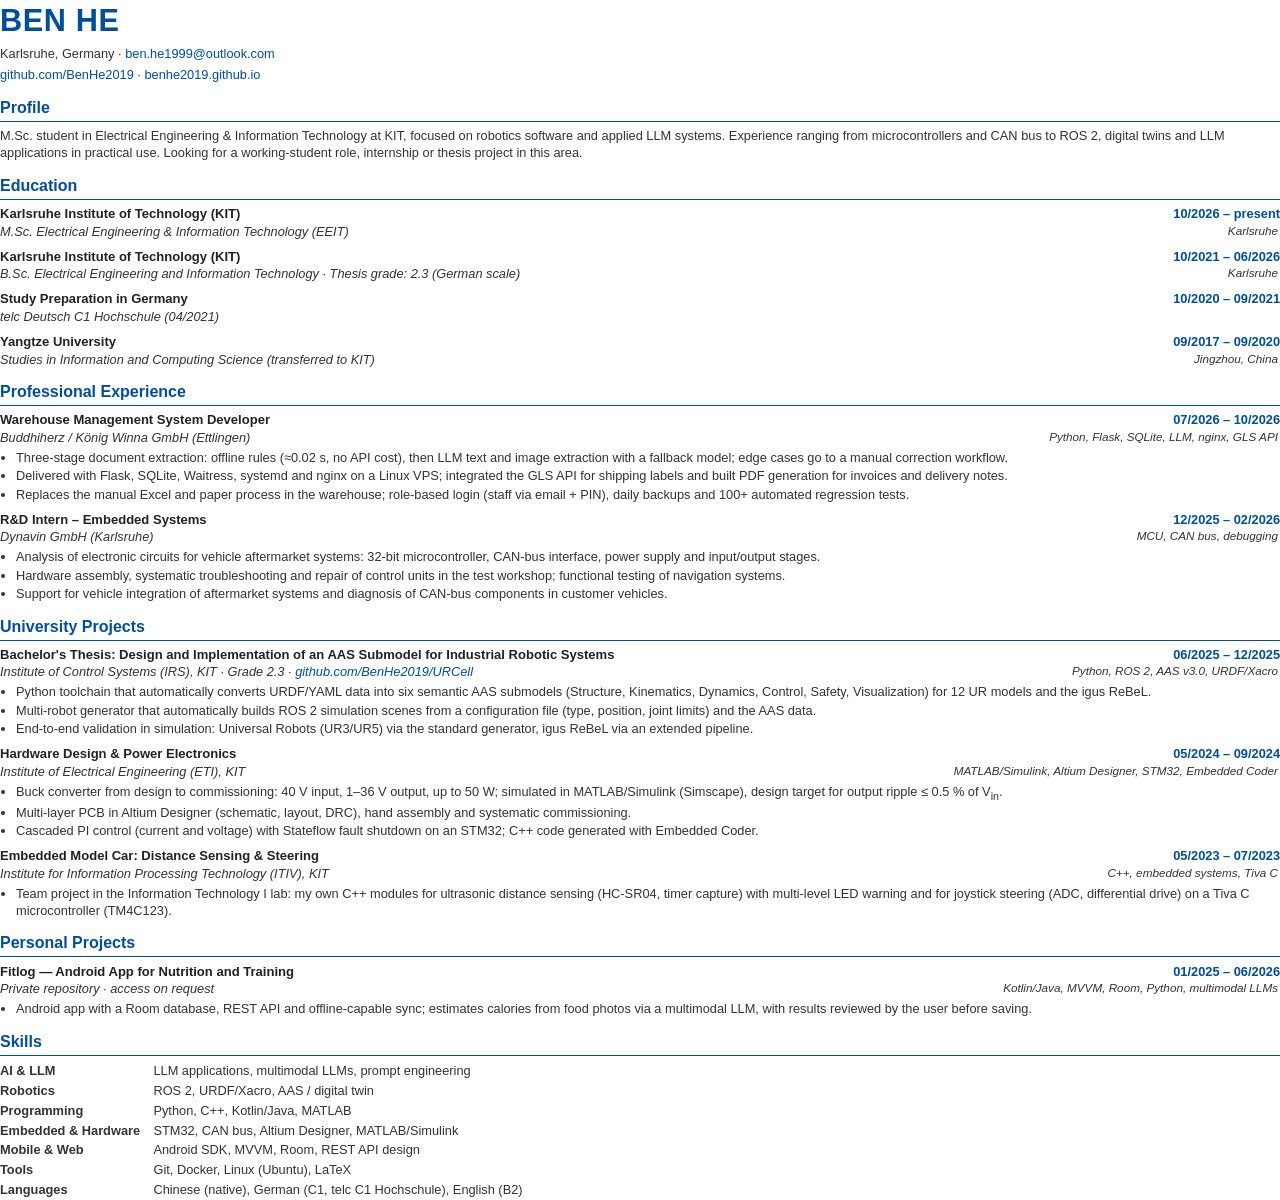
<file: _cv/cv_en.html>
<!DOCTYPE html>
<html lang="en">
<head>
<meta charset="UTF-8">
<title>Ben He – CV</title>
<link rel="stylesheet" href="cv.css">
</head>
<body>
<header class="head">
  <div>
    <h1>BEN HE</h1>
    <p class="contact">Karlsruhe, Germany · <a href="mailto:ben.he1999@outlook.com">ben.he1999@outlook.com</a><!-- private:phone --></p>
    <p class="contact"><a href="https://github.com/BenHe2019">github.com/BenHe2019</a> · <a href="https://benhe2019.github.io/?lang=en">benhe2019.github.io</a></p>
  </div>
  <!-- private:photo -->
</header>

<h2>Profile</h2>
<p>M.Sc. student in Electrical Engineering &amp; Information Technology at KIT, focused on robotics software and applied LLM systems. Experience ranging from microcontrollers and CAN bus to ROS 2, digital twins and LLM applications in practical use. Looking for a working-student role, internship or thesis project in this area.</p>

<h2>Education</h2>
<div class="entry">
  <div class="line"><h3>Karlsruhe Institute of Technology (KIT)</h3><span class="date">10/2026 – present</span></div>
  <div class="line"><span class="org">M.Sc. Electrical Engineering &amp; Information Technology (EEIT)</span><span class="place">Karlsruhe</span></div>
</div>
<div class="entry">
  <div class="line"><h3>Karlsruhe Institute of Technology (KIT)</h3><span class="date">10/2021 – 06/2026</span></div>
  <div class="line"><span class="org">B.Sc. Electrical Engineering and Information Technology · Thesis grade: 2.3 (German scale)</span><span class="place">Karlsruhe</span></div>
</div>
<div class="entry">
  <div class="line"><h3>Study Preparation in Germany</h3><span class="date">10/2020 – 09/2021</span></div>
  <div class="line"><span class="org">telc Deutsch C1 Hochschule (04/2021)</span></div>
</div>
<div class="entry">
  <div class="line"><h3>Yangtze University</h3><span class="date">09/2017 – 09/2020</span></div>
  <div class="line"><span class="org">Studies in Information and Computing Science (transferred to KIT)</span><span class="place">Jingzhou, China</span></div>
</div>

<h2>Professional Experience</h2>
<div class="entry">
  <div class="line"><h3>Warehouse Management System Developer</h3><span class="date">07/2026 – 10/2026</span></div>
  <div class="line"><span class="org">Buddhiherz / König Winna GmbH (Ettlingen)</span><span class="place">Python, Flask, SQLite, LLM, nginx, GLS API</span></div>
  <ul>
    <li>Three-stage document extraction: offline rules (≈0.02 s, no API cost), then LLM text and image extraction with a fallback model; edge cases go to a manual correction workflow.</li>
    <li>Delivered with Flask, SQLite, Waitress, systemd and nginx on a Linux VPS; integrated the GLS API for shipping labels and built PDF generation for invoices and delivery notes.</li>
    <li>Replaces the manual Excel and paper process in the warehouse; role-based login (staff via email + PIN), daily backups and 100+ automated regression tests.</li>
  </ul>
</div>
<div class="entry">
  <div class="line"><h3>R&amp;D Intern – Embedded Systems</h3><span class="date">12/2025 – 02/2026</span></div>
  <div class="line"><span class="org">Dynavin GmbH (Karlsruhe)</span><span class="place">MCU, CAN bus, debugging</span></div>
  <ul>
    <li>Analysis of electronic circuits for vehicle aftermarket systems: 32-bit microcontroller, CAN-bus interface, power supply and input/output stages.</li>
    <li>Hardware assembly, systematic troubleshooting and repair of control units in the test workshop; functional testing of navigation systems.</li>
    <li>Support for vehicle integration of aftermarket systems and diagnosis of CAN-bus components in customer vehicles.</li>
  </ul>
</div>

<h2>University Projects</h2>
<div class="entry">
  <div class="line"><h3>Bachelor's Thesis: Design and Implementation of an AAS Submodel for Industrial Robotic Systems</h3><span class="date">06/2025 – 12/2025</span></div>
  <div class="line"><span class="org">Institute of Control Systems (IRS), KIT · Grade 2.3 · <a href="https://github.com/BenHe2019/URCell">github.com/BenHe2019/URCell</a></span><span class="place">Python, ROS 2, AAS v3.0, URDF/Xacro</span></div>
  <ul>
    <li>Python toolchain that automatically converts URDF/YAML data into six semantic AAS submodels (Structure, Kinematics, Dynamics, Control, Safety, Visualization) for 12 UR models and the igus ReBeL.</li>
    <li>Multi-robot generator that automatically builds ROS 2 simulation scenes from a configuration file (type, position, joint limits) and the AAS data.</li>
    <li>End-to-end validation in simulation: Universal Robots (UR3/UR5) via the standard generator, igus ReBeL via an extended pipeline.</li>
  </ul>
</div>
<div class="entry">
  <div class="line"><h3>Hardware Design &amp; Power Electronics</h3><span class="date">05/2024 – 09/2024</span></div>
  <div class="line"><span class="org">Institute of Electrical Engineering (ETI), KIT</span><span class="place">MATLAB/Simulink, Altium Designer, STM32, Embedded Coder</span></div>
  <ul>
    <li>Buck converter from design to commissioning: 40 V input, 1–36 V output, up to 50 W; simulated in MATLAB/Simulink (Simscape), design target for output ripple ≤ 0.5 % of V<sub>in</sub>.</li>
    <li>Multi-layer PCB in Altium Designer (schematic, layout, DRC), hand assembly and systematic commissioning.</li>
    <li>Cascaded PI control (current and voltage) with Stateflow fault shutdown on an STM32; C++ code generated with Embedded Coder.</li>
  </ul>
</div>
<div class="entry">
  <div class="line"><h3>Embedded Model Car: Distance Sensing &amp; Steering</h3><span class="date">05/2023 – 07/2023</span></div>
  <div class="line"><span class="org">Institute for Information Processing Technology (ITIV), KIT</span><span class="place">C++, embedded systems, Tiva C</span></div>
  <ul>
    <li>Team project in the Information Technology I lab: my own C++ modules for ultrasonic distance sensing (HC-SR04, timer capture) with multi-level LED warning and for joystick steering (ADC, differential drive) on a Tiva C microcontroller (TM4C123).</li>
  </ul>
</div>

<h2>Personal Projects</h2>
<div class="entry">
  <div class="line"><h3>Fitlog — Android App for Nutrition and Training</h3><span class="date">01/2025 – 06/2026</span></div>
  <div class="line"><span class="org">Private repository · access on request</span><span class="place">Kotlin/Java, MVVM, Room, Python, multimodal LLMs</span></div>
  <ul>
    <li>Android app with a Room database, REST API and offline-capable sync; estimates calories from food photos via a multimodal LLM, with results reviewed by the user before saving.</li>
  </ul>
</div>

<h2>Skills</h2>
<table class="skills">
  <tr><th>AI &amp; LLM</th><td>LLM applications, multimodal LLMs, prompt engineering</td></tr>
  <tr><th>Robotics</th><td>ROS 2, URDF/Xacro, AAS / digital twin</td></tr>
  <tr><th>Programming</th><td>Python, C++, Kotlin/Java, MATLAB</td></tr>
  <tr><th>Embedded &amp; Hardware</th><td>STM32, CAN bus, Altium Designer, MATLAB/Simulink</td></tr>
  <tr><th>Mobile &amp; Web</th><td>Android SDK, MVVM, Room, REST API design</td></tr>
  <tr><th>Tools</th><td>Git, Docker, Linux (Ubuntu), LaTeX</td></tr>
  <tr><th>Languages</th><td>Chinese (native), German (C1, telc C1 Hochschule), English (B2)</td></tr>
</table>
</body>
</html>
</file>
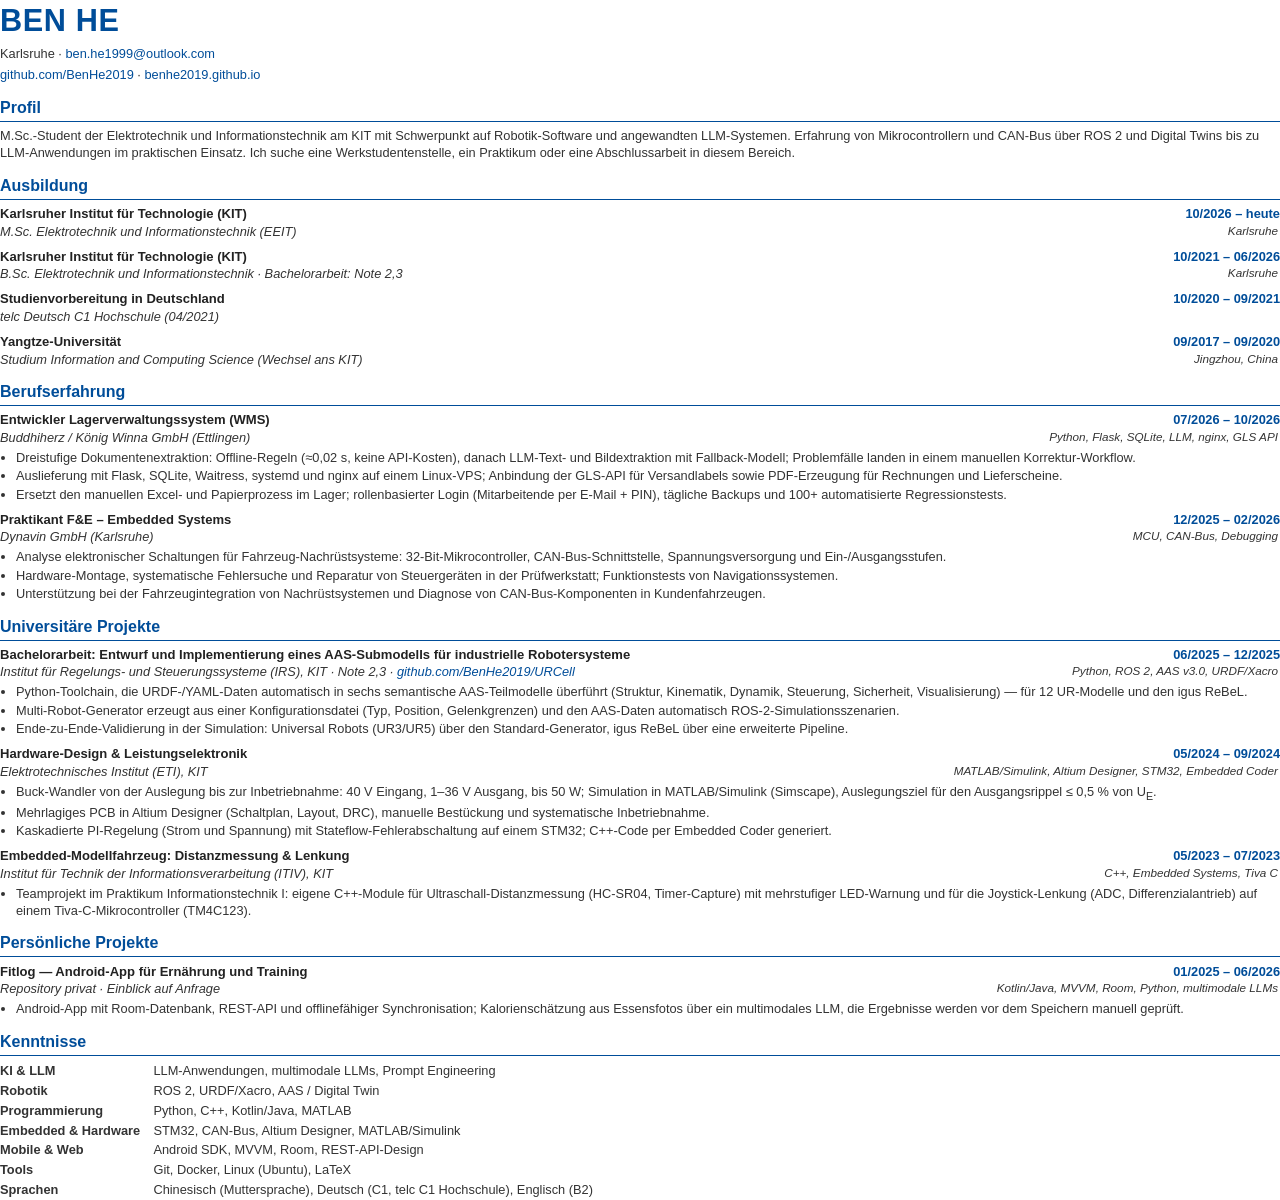
<file: _cv/lebenslauf_de.html>
<!DOCTYPE html>
<html lang="de">
<head>
<meta charset="UTF-8">
<title>Ben He – Lebenslauf</title>
<link rel="stylesheet" href="cv.css">
</head>
<body>
<header class="head">
  <div>
    <h1>BEN HE</h1>
    <p class="contact">Karlsruhe · <a href="mailto:ben.he1999@outlook.com">ben.he1999@outlook.com</a><!-- private:phone --></p>
    <p class="contact"><a href="https://github.com/BenHe2019">github.com/BenHe2019</a> · <a href="https://benhe2019.github.io">benhe2019.github.io</a></p>
  </div>
  <!-- private:photo -->
</header>

<h2>Profil</h2>
<p>M.Sc.-Student der Elektrotechnik und Informationstechnik am KIT mit Schwerpunkt auf Robotik-Software und angewandten LLM-Systemen. Erfahrung von Mikrocontrollern und CAN-Bus über ROS 2 und Digital Twins bis zu LLM-Anwendungen im praktischen Einsatz. Ich suche eine Werkstudentenstelle, ein Praktikum oder eine Abschlussarbeit in diesem Bereich.</p>

<h2>Ausbildung</h2>
<div class="entry">
  <div class="line"><h3>Karlsruher Institut für Technologie (KIT)</h3><span class="date">10/2026 – heute</span></div>
  <div class="line"><span class="org">M.Sc. Elektrotechnik und Informationstechnik (EEIT)</span><span class="place">Karlsruhe</span></div>
</div>
<div class="entry">
  <div class="line"><h3>Karlsruher Institut für Technologie (KIT)</h3><span class="date">10/2021 – 06/2026</span></div>
  <div class="line"><span class="org">B.Sc. Elektrotechnik und Informationstechnik · Bachelorarbeit: Note 2,3</span><span class="place">Karlsruhe</span></div>
</div>
<div class="entry">
  <div class="line"><h3>Studienvorbereitung in Deutschland</h3><span class="date">10/2020 – 09/2021</span></div>
  <div class="line"><span class="org">telc Deutsch C1 Hochschule (04/2021)</span></div>
</div>
<div class="entry">
  <div class="line"><h3>Yangtze-Universität</h3><span class="date">09/2017 – 09/2020</span></div>
  <div class="line"><span class="org">Studium Information and Computing Science (Wechsel ans KIT)</span><span class="place">Jingzhou, China</span></div>
</div>

<h2>Berufserfahrung</h2>
<div class="entry">
  <div class="line"><h3>Entwickler Lagerverwaltungssystem (WMS)</h3><span class="date">07/2026 – 10/2026</span></div>
  <div class="line"><span class="org">Buddhiherz / König Winna GmbH (Ettlingen)</span><span class="place">Python, Flask, SQLite, LLM, nginx, GLS API</span></div>
  <ul>
    <li>Dreistufige Dokumentenextraktion: Offline-Regeln (≈0,02 s, keine API-Kosten), danach LLM-Text- und Bildextraktion mit Fallback-Modell; Problemfälle landen in einem manuellen Korrektur-Workflow.</li>
    <li>Auslieferung mit Flask, SQLite, Waitress, systemd und nginx auf einem Linux-VPS; Anbindung der GLS-API für Versandlabels sowie PDF-Erzeugung für Rechnungen und Lieferscheine.</li>
    <li>Ersetzt den manuellen Excel- und Papierprozess im Lager; rollenbasierter Login (Mitarbeitende per E-Mail + PIN), tägliche Backups und 100+ automatisierte Regressionstests.</li>
  </ul>
</div>
<div class="entry">
  <div class="line"><h3>Praktikant F&amp;E – Embedded Systems</h3><span class="date">12/2025 – 02/2026</span></div>
  <div class="line"><span class="org">Dynavin GmbH (Karlsruhe)</span><span class="place">MCU, CAN-Bus, Debugging</span></div>
  <ul>
    <li>Analyse elektronischer Schaltungen für Fahrzeug-Nachrüstsysteme: 32-Bit-Mikrocontroller, CAN-Bus-Schnittstelle, Spannungsversorgung und Ein-/Ausgangsstufen.</li>
    <li>Hardware-Montage, systematische Fehlersuche und Reparatur von Steuergeräten in der Prüfwerkstatt; Funktionstests von Navigationssystemen.</li>
    <li>Unterstützung bei der Fahrzeugintegration von Nachrüstsystemen und Diagnose von CAN-Bus-Komponenten in Kundenfahrzeugen.</li>
  </ul>
</div>

<h2>Universitäre Projekte</h2>
<div class="entry">
  <div class="line"><h3>Bachelorarbeit: Entwurf und Implementierung eines AAS-Submodells für industrielle Robotersysteme</h3><span class="date">06/2025 – 12/2025</span></div>
  <div class="line"><span class="org">Institut für Regelungs- und Steuerungssysteme (IRS), KIT · Note 2,3 · <a href="https://github.com/BenHe2019/URCell">github.com/BenHe2019/URCell</a></span><span class="place">Python, ROS 2, AAS v3.0, URDF/Xacro</span></div>
  <ul>
    <li>Python-Toolchain, die URDF-/YAML-Daten automatisch in sechs semantische AAS-Teilmodelle überführt (Struktur, Kinematik, Dynamik, Steuerung, Sicherheit, Visualisierung) — für 12 UR-Modelle und den igus ReBeL.</li>
    <li>Multi-Robot-Generator erzeugt aus einer Konfigurationsdatei (Typ, Position, Gelenkgrenzen) und den AAS-Daten automatisch ROS-2-Simulationsszenarien.</li>
    <li>Ende-zu-Ende-Validierung in der Simulation: Universal Robots (UR3/UR5) über den Standard-Generator, igus ReBeL über eine erweiterte Pipeline.</li>
  </ul>
</div>
<div class="entry">
  <div class="line"><h3>Hardware-Design &amp; Leistungselektronik</h3><span class="date">05/2024 – 09/2024</span></div>
  <div class="line"><span class="org">Elektrotechnisches Institut (ETI), KIT</span><span class="place">MATLAB/Simulink, Altium Designer, STM32, Embedded Coder</span></div>
  <ul>
    <li>Buck-Wandler von der Auslegung bis zur Inbetriebnahme: 40 V Eingang, 1–36 V Ausgang, bis 50 W; Simulation in MATLAB/Simulink (Simscape), Auslegungsziel für den Ausgangsrippel ≤ 0,5 % von U<sub>E</sub>.</li>
    <li>Mehrlagiges PCB in Altium Designer (Schaltplan, Layout, DRC), manuelle Bestückung und systematische Inbetriebnahme.</li>
    <li>Kaskadierte PI-Regelung (Strom und Spannung) mit Stateflow-Fehlerabschaltung auf einem STM32; C++-Code per Embedded Coder generiert.</li>
  </ul>
</div>
<div class="entry">
  <div class="line"><h3>Embedded-Modellfahrzeug: Distanzmessung &amp; Lenkung</h3><span class="date">05/2023 – 07/2023</span></div>
  <div class="line"><span class="org">Institut für Technik der Informationsverarbeitung (ITIV), KIT</span><span class="place">C++, Embedded Systems, Tiva C</span></div>
  <ul>
    <li>Teamprojekt im Praktikum Informationstechnik I: eigene C++-Module für Ultraschall-Distanzmessung (HC-SR04, Timer-Capture) mit mehrstufiger LED-Warnung und für die Joystick-Lenkung (ADC, Differenzialantrieb) auf einem Tiva-C-Mikrocontroller (TM4C123).</li>
  </ul>
</div>

<h2>Persönliche Projekte</h2>
<div class="entry">
  <div class="line"><h3>Fitlog — Android-App für Ernährung und Training</h3><span class="date">01/2025 – 06/2026</span></div>
  <div class="line"><span class="org">Repository privat · Einblick auf Anfrage</span><span class="place">Kotlin/Java, MVVM, Room, Python, multimodale LLMs</span></div>
  <ul>
    <li>Android-App mit Room-Datenbank, REST-API und offlinefähiger Synchronisation; Kalorienschätzung aus Essensfotos über ein multimodales LLM, die Ergebnisse werden vor dem Speichern manuell geprüft.</li>
  </ul>
</div>

<h2>Kenntnisse</h2>
<table class="skills">
  <tr><th>KI &amp; LLM</th><td>LLM-Anwendungen, multimodale LLMs, Prompt Engineering</td></tr>
  <tr><th>Robotik</th><td>ROS 2, URDF/Xacro, AAS / Digital Twin</td></tr>
  <tr><th>Programmierung</th><td>Python, C++, Kotlin/Java, MATLAB</td></tr>
  <tr><th>Embedded &amp; Hardware</th><td>STM32, CAN-Bus, Altium Designer, MATLAB/Simulink</td></tr>
  <tr><th>Mobile &amp; Web</th><td>Android SDK, MVVM, Room, REST-API-Design</td></tr>
  <tr><th>Tools</th><td>Git, Docker, Linux (Ubuntu), LaTeX</td></tr>
  <tr><th>Sprachen</th><td>Chinesisch (Muttersprache), Deutsch (C1, telc C1 Hochschule), Englisch (B2)</td></tr>
</table>
</body>
</html>
</file>
<file: styles.css>
@font-face {
  font-family: 'Inter';
  font-style: normal;
  font-weight: 400 800;
  font-display: swap;
  src: url('fonts/inter-latin.woff2') format('woff2');
}

/* ============================================================
   Personal Website — Ben He
   Design System & Styles
   ============================================================ */

/* ---------- Custom Properties (Light Theme) ---------- */
:root {
  /* Colors */
  --color-primary: #1a56db;
  --color-primary-hover: #1e40af;
  --color-primary-light: rgba(26, 86, 219, 0.08);
  --color-accent: #10b981;
  --color-accent-hover: #059669;

  --color-bg: #ffffff;
  --color-bg-alt: #f8fafc;
  --color-surface: #ffffff;
  --color-text: #1e293b;
  --color-text-secondary: #475569;
  --color-text-muted: #94a3b8;
  --color-border: #e2e8f0;
  --color-border-light: #f1f5f9;

  --color-tag-bg: #eff6ff;
  --color-tag-text: #1a56db;
  --color-tag-skill-bg: #ecfdf5;
  --color-tag-skill-text: #059669;

  --color-nav-bg: rgba(255, 255, 255, 0.85);
  --color-hero-bg: #f8fafc;

  /* Shadows */
  --shadow-sm: 0 1px 2px rgba(0, 0, 0, 0.05);
  --shadow-md: 0 4px 6px -1px rgba(0, 0, 0, 0.07), 0 2px 4px -2px rgba(0, 0, 0, 0.05);
  --shadow-lg: 0 10px 15px -3px rgba(0, 0, 0, 0.08), 0 4px 6px -4px rgba(0, 0, 0, 0.04);
  --shadow-xl: 0 20px 25px -5px rgba(0, 0, 0, 0.1), 0 8px 10px -6px rgba(0, 0, 0, 0.04);

  /* Spacing */
  --space-xs: 0.25rem;
  --space-sm: 0.5rem;
  --space-md: 1rem;
  --space-lg: 1.5rem;
  --space-xl: 2rem;
  --space-2xl: 3rem;
  --space-3xl: 4rem;
  --space-4xl: 6rem;

  /* Typography */
  --font-sans: 'Inter', system-ui, -apple-system, 'Segoe UI', Roboto, 'Helvetica Neue', Arial, sans-serif;
  --font-mono: 'Cascadia Code', 'Fira Code', 'JetBrains Mono', 'Consolas', monospace;

  /* Radii */
  --radius-sm: 0.375rem;
  --radius-md: 0.5rem;
  --radius-lg: 0.75rem;
  --radius-xl: 1rem;
  --radius-full: 9999px;

  /* Transitions */
  --transition-fast: 150ms ease;
  --transition-base: 250ms ease;
  --transition-slow: 400ms ease;

  /* Layout */
  --navbar-height: 4rem;
  --container-max: 960px;
}

/* ---------- Dark Theme ---------- */
[data-theme="dark"] {
  --color-primary: #3b82f6;
  --color-primary-hover: #60a5fa;
  --color-primary-light: rgba(59, 130, 246, 0.12);
  --color-accent: #34d399;
  --color-accent-hover: #6ee7b7;

  --color-bg: #0f172a;
  --color-bg-alt: #1e293b;
  --color-surface: #1e293b;
  --color-text: #f1f5f9;
  --color-text-secondary: #cbd5e1;
  --color-text-muted: #64748b;
  --color-border: #334155;
  --color-border-light: #1e293b;

  --color-tag-bg: #1e3a5f;
  --color-tag-text: #60a5fa;
  --color-tag-skill-bg: #064e3b;
  --color-tag-skill-text: #34d399;

  --color-nav-bg: rgba(15, 23, 42, 0.85);
  --color-hero-bg: #0f172a;

  --shadow-sm: 0 1px 2px rgba(0, 0, 0, 0.2);
  --shadow-md: 0 4px 6px -1px rgba(0, 0, 0, 0.3), 0 2px 4px -2px rgba(0, 0, 0, 0.2);
  --shadow-lg: 0 10px 15px -3px rgba(0, 0, 0, 0.4), 0 4px 6px -4px rgba(0, 0, 0, 0.2);
  --shadow-xl: 0 20px 25px -5px rgba(0, 0, 0, 0.5), 0 8px 10px -6px rgba(0, 0, 0, 0.3);
}

/* ---------- Reset & Base ---------- */
*,
*::before,
*::after {
  margin: 0;
  padding: 0;
  box-sizing: border-box;
}

html {
  scroll-behavior: smooth;
  scroll-padding-top: var(--navbar-height);
}

body {
  font-family: var(--font-sans);
  font-size: 1rem;
  line-height: 1.7;
  color: var(--color-text);
  background-color: var(--color-bg);
  transition: background-color var(--transition-base), color var(--transition-base);
  -webkit-font-smoothing: antialiased;
  -moz-osx-font-smoothing: grayscale;
}

img {
  max-width: 100%;
  display: block;
}

a {
  color: var(--color-primary);
  text-decoration: none;
  transition: color var(--transition-fast);
}

a:hover {
  color: var(--color-primary-hover);
}

ul {
  list-style: none;
}

/* ---------- Container ---------- */
.container {
  width: 100%;
  max-width: var(--container-max);
  margin: 0 auto;
  padding: 0 var(--space-lg);
}

/* ---------- Section ---------- */
.section {
  padding: var(--space-4xl) 0;
}

.section-alt {
  background-color: var(--color-bg-alt);
}

.section-title {
  font-size: 2rem;
  font-weight: 800;
  color: var(--color-text);
  margin-bottom: var(--space-2xl);
  position: relative;
  display: inline-block;
}

.section-title::after {
  content: '';
  position: absolute;
  bottom: -8px;
  left: 0;
  width: 60px;
  height: 4px;
  background: var(--color-primary);
  border-radius: var(--radius-full);
}

/* ---------- Navigation ---------- */
.navbar {
  position: fixed;
  top: 0;
  left: 0;
  right: 0;
  height: var(--navbar-height);
  background: var(--color-nav-bg);
  backdrop-filter: blur(12px);
  -webkit-backdrop-filter: blur(12px);
  border-bottom: 1px solid var(--color-border);
  z-index: 1000;
  transition: background-color var(--transition-base), border-color var(--transition-base);
}

.nav-container {
  display: flex;
  align-items: center;
  justify-content: space-between;
  height: 100%;
}

.nav-logo {
  font-size: 1.5rem;
  font-weight: 800;
  color: var(--color-primary);
  background: var(--color-primary-light);
  width: 44px;
  height: 44px;
  display: flex;
  align-items: center;
  justify-content: center;
  border-radius: var(--radius-md);
  transition: background var(--transition-fast), transform var(--transition-fast);
  flex-shrink: 0;
}

.nav-logo:hover {
  transform: scale(1.05);
  color: var(--color-primary);
}

.nav-links {
  display: flex;
  gap: var(--space-xs);
}

.nav-links a {
  color: var(--color-text-secondary);
  font-size: 0.9rem;
  font-weight: 500;
  padding: var(--space-sm) var(--space-md);
  border-radius: var(--radius-md);
  transition: color var(--transition-fast), background var(--transition-fast);
}

.nav-links a:hover,
.nav-links a.active {
  color: var(--color-primary);
  background: var(--color-primary-light);
}

.nav-actions {
  display: flex;
  align-items: center;
  gap: var(--space-sm);
}

/* Theme Toggle */
.theme-toggle {
  background: var(--color-bg-alt);
  border: 1px solid var(--color-border);
  border-radius: var(--radius-full);
  width: 40px;
  height: 40px;
  cursor: pointer;
  display: flex;
  align-items: center;
  justify-content: center;
  color: var(--color-text-secondary);
  transition: background var(--transition-fast), border-color var(--transition-fast), transform var(--transition-fast);
  position: relative;
}

.theme-toggle:hover {
  transform: scale(1.1);
}

.theme-icon-light,
.theme-icon-dark {
  position: absolute;
  display: flex;
  transition: opacity var(--transition-fast), transform var(--transition-fast);
}

[data-theme="light"] .theme-icon-dark { opacity: 0; transform: scale(0.5); }
[data-theme="light"] .theme-icon-light { opacity: 1; transform: scale(1); }
[data-theme="dark"] .theme-icon-light { opacity: 0; transform: scale(0.5); }
[data-theme="dark"] .theme-icon-dark { opacity: 1; transform: scale(1); }

/* Language Switcher */
.lang-switcher {
  display: flex;
  gap: 2px;
  background: var(--color-bg-alt);
  border: 1px solid var(--color-border);
  border-radius: var(--radius-full);
  padding: 3px;
}

.lang-option {
  background: transparent;
  border: none;
  border-radius: var(--radius-full);
  padding: 4px 10px;
  font-size: 0.72rem;
  font-weight: 600;
  font-family: var(--font-sans);
  color: var(--color-text-muted);
  cursor: pointer;
  transition: all var(--transition-fast);
  white-space: nowrap;
}

.lang-option:hover {
  color: var(--color-text);
}

.lang-option.active {
  background: var(--color-primary);
  color: #fff;
}

.lang-option.active:hover {
  color: #fff;
}

@media (max-width: 768px) {
  .lang-switcher {
    gap: 1px;
    padding: 2px;
  }
  .lang-option {
    min-width: 32px;
    min-height: 32px;
    padding: 3px 8px;
    font-size: 0.68rem;
  }
}

/* Hamburger */
.hamburger {
  display: none;
  flex-direction: column;
  gap: 5px;
  background: none;
  border: none;
  cursor: pointer;
  padding: var(--space-sm);
  z-index: 1001;
}

.hamburger span {
  display: block;
  width: 24px;
  height: 2px;
  background: var(--color-text);
  border-radius: 2px;
  transition: transform var(--transition-base), opacity var(--transition-base);
}

.hamburger.active span:nth-child(1) {
  transform: translateY(7px) rotate(45deg);
}

.hamburger.active span:nth-child(2) {
  opacity: 0;
}

.hamburger.active span:nth-child(3) {
  transform: translateY(-7px) rotate(-45deg);
}

/* ---------- Hero ---------- */
.hero {
  min-height: 100vh;
  display: flex;
  flex-direction: column;
  align-items: center;
  justify-content: center;
  text-align: center;
  background: var(--color-hero-bg);
  padding: var(--navbar-height) var(--space-lg) var(--space-2xl);
  position: relative;
}

.hero-content {
  max-width: 700px;
}

.hero-greeting {
  font-size: 1.1rem;
  font-weight: 500;
  color: var(--color-primary);
  margin-bottom: var(--space-md);
  letter-spacing: 0.02em;
}

.hero-name {
  font-size: clamp(2.8rem, 6vw, 4.5rem);
  font-weight: 800;
  color: var(--color-text);
  line-height: 1.1;
  margin-bottom: var(--space-md);
  letter-spacing: -0.02em;
}

.hero-title {
  font-size: clamp(1.1rem, 2.5vw, 1.4rem);
  font-weight: 600;
  color: var(--color-text-secondary);
  margin-bottom: var(--space-sm);
}

.hero-subtitle {
  font-size: 1rem;
  color: var(--color-text-muted);
  margin-bottom: var(--space-xl);
}

.hero-proof {
  list-style: none;
  display: grid;
  gap: var(--space-sm);
  max-width: 560px;
  margin: 0 auto var(--space-xl);
  text-align: left;
}

.hero-proof a {
  display: block;
  padding: 0.6rem 0.9rem;
  border: 1px solid var(--color-border);
  border-radius: var(--radius-md);
  background: var(--color-surface);
  color: var(--color-text-secondary);
  font-size: 0.92rem;
  line-height: 1.4;
  transition: border-color var(--transition-fast), color var(--transition-fast);
}

.hero-proof a:hover {
  border-color: var(--color-primary);
  color: var(--color-text);
}

.hero-cta {
  display: flex;
  gap: var(--space-md);
  justify-content: center;
  flex-wrap: wrap;
}

/* Buttons */
.btn {
  display: inline-flex;
  align-items: center;
  gap: var(--space-sm);
  padding: 0.75rem 1.5rem;
  border-radius: var(--radius-lg);
  font-size: 0.95rem;
  font-weight: 600;
  cursor: pointer;
  transition: all var(--transition-fast);
  border: 2px solid transparent;
}

.btn-primary {
  background: var(--color-primary);
  color: #fff;
}

.btn-primary:hover {
  background: var(--color-primary-hover);
  color: #fff;
  transform: translateY(-2px);
  box-shadow: var(--shadow-lg);
}

.btn-outline {
  background: transparent;
  color: var(--color-primary);
  border-color: var(--color-primary);
}

.btn-outline:hover {
  background: var(--color-primary);
  color: #fff;
  transform: translateY(-2px);
  box-shadow: var(--shadow-lg);
}

.btn-icon {
  flex-shrink: 0;
}

/* Hero Scroll Indicator */
.hero-scroll {
  position: absolute;
  bottom: var(--space-xl);
  display: flex;
  flex-direction: column;
  align-items: center;
  gap: var(--space-sm);
  color: var(--color-text-muted);
  font-size: 0.75rem;
  font-weight: 500;
  letter-spacing: 0.1em;
  text-transform: uppercase;
}

.scroll-indicator {
  width: 24px;
  height: 40px;
  border: 2px solid var(--color-text-muted);
  border-radius: var(--radius-full);
  position: relative;
}

.scroll-indicator::after {
  content: '';
  position: absolute;
  top: 8px;
  left: 50%;
  transform: translateX(-50%);
  width: 4px;
  height: 8px;
  background: var(--color-primary);
  border-radius: var(--radius-full);
  animation: scrollBounce 2s ease infinite;
}

@keyframes scrollBounce {
  0%, 100% { transform: translateX(-50%) translateY(0); opacity: 1; }
  50% { transform: translateX(-50%) translateY(8px); opacity: 0.5; }
}

/* ---------- About ---------- */
.about-layout {
  display: grid;
  grid-template-columns: 1.2fr 0.8fr;
  gap: var(--space-2xl);
  align-items: start;
}

.about-content {
  display: flex;
  flex-direction: column;
  gap: var(--space-md);
}

.about-content p {
  font-size: 1.05rem;
  color: var(--color-text-secondary);
  max-width: 760px;
  margin: 0;
}

.about-facts {
  display: grid;
  grid-template-columns: repeat(2, minmax(0, 1fr));
  gap: var(--space-md);
  margin-top: var(--space-sm);
}

.about-fact {
  background: var(--color-bg-alt);
  border: 1px solid var(--color-border);
  border-radius: var(--radius-lg);
  padding: var(--space-md);
}

.about-fact strong {
  display: block;
  font-size: 0.9rem;
  color: var(--color-text);
  margin-bottom: 0.25rem;
}

.about-fact span {
  font-size: 0.9rem;
  color: var(--color-text-secondary);
  line-height: 1.5;
}

.about-photo-card {
  background: var(--color-surface);
  border: 1px solid var(--color-border);
  border-radius: var(--radius-xl);
  padding: var(--space-lg);
  box-shadow: var(--shadow-md);
}

.photo-frame {
  border-radius: var(--radius-xl);
  overflow: hidden;
  border: 1px solid var(--color-border);
  margin-bottom: var(--space-lg);
}

.photo-frame img {
  width: 100%;
  height: 320px;
  object-fit: cover;
  object-position: center 20%;
}

.about-badges {
  display: flex;
  flex-wrap: wrap;
  gap: var(--space-sm);
}

/* ---------- Timeline (Education) ---------- */
.timeline {
  position: relative;
  padding-left: var(--space-xl);
}

.timeline::before {
  content: '';
  position: absolute;
  left: 0;
  top: 8px;
  bottom: 8px;
  width: 2px;
  background: var(--color-border);
}

.timeline-item {
  position: relative;
  margin-bottom: var(--space-xl);
}

.timeline-item:last-child {
  margin-bottom: 0;
}

.timeline-marker {
  position: absolute;
  left: calc(-1 * var(--space-xl));
  top: 8px;
  width: 14px;
  height: 14px;
  border-radius: 50%;
  background: var(--color-primary);
  border: 3px solid var(--color-bg);
  box-shadow: 0 0 0 3px var(--color-primary);
  transform: translateX(-4px);
  z-index: 1;
}

.timeline-card {
  background: var(--color-surface);
  border: 1px solid var(--color-border);
  border-radius: var(--radius-lg);
  padding: var(--space-lg);
  transition: box-shadow var(--transition-base);
}

.timeline-card:hover {
  box-shadow: var(--shadow-md);
}

.timeline-header {
  display: flex;
  justify-content: space-between;
  align-items: flex-start;
  gap: var(--space-md);
  margin-bottom: var(--space-sm);
  flex-wrap: wrap;
}

.timeline-header h3 {
  font-size: 1.15rem;
  font-weight: 700;
  color: var(--color-text);
}

.timeline-date {
  font-size: 0.85rem;
  font-weight: 500;
  color: var(--color-primary);
  background: var(--color-primary-light);
  padding: 0.2em 0.7em;
  border-radius: var(--radius-full);
  white-space: nowrap;
}

.timeline-subtitle {
  font-size: 0.95rem;
  color: var(--color-text-secondary);
  font-weight: 500;
  margin-bottom: var(--space-xs);
}

.timeline-location {
  font-size: 0.9rem;
  color: var(--color-text-muted);
}

.timeline-note {
  font-size: 0.85rem;
  color: var(--color-text-muted);
  font-style: italic;
  margin-top: var(--space-xs);
}

/* ---------- Experience ---------- */
.exp-grid {
  display: grid;
  grid-template-columns: 1fr;
  gap: var(--space-xl);
}

.exp-card {
  background: var(--color-surface);
  border: 1px solid var(--color-border);
  border-radius: var(--radius-lg);
  padding: var(--space-xl);
  transition: box-shadow var(--transition-base);
}

.exp-card:hover {
  box-shadow: var(--shadow-md);
}

.exp-card-header {
  display: flex;
  justify-content: space-between;
  align-items: flex-start;
  gap: var(--space-md);
  margin-bottom: var(--space-sm);
  flex-wrap: wrap;
}

.exp-card-header h3 {
  font-size: 1.1rem;
  font-weight: 700;
  color: var(--color-text);
}

.exp-date {
  font-size: 0.85rem;
  font-weight: 500;
  color: var(--color-primary);
  background: var(--color-primary-light);
  padding: 0.2em 0.7em;
  border-radius: var(--radius-full);
  white-space: nowrap;
}

.exp-company {
  font-size: 0.95rem;
  font-weight: 500;
  color: var(--color-text-secondary);
  margin-bottom: var(--space-md);
}

.exp-tags {
  display: flex;
  gap: var(--space-sm);
  flex-wrap: wrap;
  margin-bottom: var(--space-md);
}

.exp-details {
  list-style: disc;
  padding-left: 1.25rem;
}

.exp-details li {
  font-size: 0.93rem;
  color: var(--color-text-secondary);
  margin-bottom: var(--space-sm);
  line-height: 1.6;
}

.exp-details li:last-child {
  margin-bottom: 0;
}

.exp-card-link {
  display: block;
  color: inherit;
  text-decoration: none;
}

.exp-card-link:hover,
.exp-card-link:focus-visible {
  color: inherit;
}

.exp-card-link:focus-visible {
  outline: 2px solid var(--color-primary);
  outline-offset: 4px;
  border-radius: var(--radius-lg);
}

.exp-card-more {
  display: inline-flex;
  align-items: center;
  gap: 0.3rem;
  margin-top: var(--space-md);
  font-size: 0.85rem;
  font-weight: 600;
  color: var(--color-primary);
  transition: gap var(--transition-fast);
}

.exp-card:hover .exp-card-more {
  gap: 0.55rem;
}

.exp-gallery {
  display: grid;
  grid-template-columns: repeat(auto-fit, minmax(180px, 1fr));
  gap: var(--space-md);
  margin-top: var(--space-lg);
}

.exp-gallery-item {
  margin: 0;
  border-radius: var(--radius-md);
  overflow: hidden;
  border: 1px solid var(--color-border);
  background: var(--color-surface);
  transition: box-shadow var(--transition-base);
}

.exp-gallery-item:hover {
  box-shadow: var(--shadow-md);
}

.exp-gallery-item img {
  display: block;
  width: 100%;
  height: 140px;
  object-fit: cover;
  transition: transform var(--transition-base);
}

.exp-gallery-item:hover img {
  transform: scale(1.04);
}

.exp-gallery-item figcaption {
  font-size: 0.8rem;
  font-weight: 500;
  color: var(--color-text-secondary);
  padding: 0.5em 0.75em;
  text-align: center;
}

/* ---------- Tags ---------- */
.tag {
  display: inline-block;
  font-size: 0.8rem;
  font-weight: 600;
  padding: 0.2em 0.65em;
  border-radius: var(--radius-full);
  background: var(--color-tag-bg);
  color: var(--color-tag-text);
  white-space: nowrap;
}

.tag-skill {
  background: var(--color-tag-skill-bg);
  color: var(--color-tag-skill-text);
  font-size: 0.85rem;
  padding: 0.3em 0.8em;
}

/* ---------- Projects ---------- */
.projects-grid {
  display: grid;
  grid-template-columns: 1fr 1fr;
  gap: var(--space-xl);
}

.project-card {
  background: var(--color-surface);
  border: 1px solid var(--color-border);
  border-radius: var(--radius-lg);
  padding: var(--space-xl);
  transition: box-shadow var(--transition-base), transform var(--transition-base);
  display: flex;
  flex-direction: column;
}

.project-card:hover {
  box-shadow: var(--shadow-lg);
  transform: translateY(-2px);
}

.project-icon {
  font-size: 2rem;
  margin-bottom: var(--space-md);
}

.project-card h3 {
  font-size: 1.1rem;
  font-weight: 700;
  color: var(--color-text);
  margin-bottom: var(--space-sm);
}

.project-meta {
  font-size: 0.85rem;
  color: var(--color-text-muted);
  margin-bottom: var(--space-md);
}

.project-desc {
  font-size: 0.93rem;
  color: var(--color-text-secondary);
  line-height: 1.6;
  margin-bottom: var(--space-md);
  flex: 1;
}

.project-tags {
  display: flex;
  gap: var(--space-sm);
  flex-wrap: wrap;
  margin-bottom: var(--space-md);
}

.project-link {
  display: inline-flex;
  align-items: center;
  gap: var(--space-sm);
  font-size: 0.9rem;
  font-weight: 600;
  color: var(--color-primary);
  margin-top: auto;
  padding-top: var(--space-sm);
  border-top: 1px solid var(--color-border-light);
}

.project-link:hover {
  color: var(--color-primary-hover);
}

/* ---------- Skills ---------- */
.skills-grid {
  display: grid;
  grid-template-columns: 1fr 1fr;
  gap: var(--space-xl);
}

.skill-group h3 {
  display: flex;
  align-items: center;
  gap: var(--space-sm);
  font-size: 1.05rem;
  font-weight: 700;
  color: var(--color-text);
  margin-bottom: var(--space-md);
}

.skill-icon {
  flex-shrink: 0;
  color: var(--color-primary);
}

.skill-tags {
  display: flex;
  gap: var(--space-sm);
  flex-wrap: wrap;
}

/* ---------- Awards ---------- */
.award-item {
  display: flex;
  align-items: flex-start;
  gap: var(--space-lg);
  background: var(--color-surface);
  border: 1px solid var(--color-border);
  border-radius: var(--radius-lg);
  padding: var(--space-lg);
  transition: box-shadow var(--transition-base);
}

.award-item:hover {
  box-shadow: var(--shadow-md);
}

.award-icon {
  font-size: 2rem;
  flex-shrink: 0;
}

.award-content h3 {
  font-size: 1.05rem;
  font-weight: 700;
  color: var(--color-text);
  margin-bottom: var(--space-xs);
}

.award-content p {
  font-size: 0.9rem;
  color: var(--color-text-muted);
}

/* ---------- Contact ---------- */
.contact-intro {
  text-align: center;
  font-size: 1.05rem;
  color: var(--color-text-secondary);
  max-width: 550px;
  margin: 0 auto var(--space-2xl);
}

.contact-grid {
  display: grid;
  grid-template-columns: repeat(2, 1fr);
  gap: var(--space-lg);
}

.contact-card {
  background: var(--color-surface);
  border: 1px solid var(--color-border);
  border-radius: var(--radius-lg);
  padding: var(--space-xl);
  text-align: center;
  transition: box-shadow var(--transition-base), transform var(--transition-base), border-color var(--transition-base);
  display: flex;
  flex-direction: column;
  align-items: center;
  gap: var(--space-sm);
  color: var(--color-text);
  cursor: pointer;
}

a.contact-card:hover {
  box-shadow: var(--shadow-lg);
  transform: translateY(-3px);
  border-color: var(--color-primary);
  color: var(--color-text);
}

.contact-icon {
  font-size: 1.75rem;
  width: 56px;
  height: 56px;
  display: flex;
  align-items: center;
  justify-content: center;
  background: var(--color-primary-light);
  border-radius: var(--radius-lg);
  color: var(--color-primary);
}

.contact-card h3 {
  font-size: 1rem;
  font-weight: 700;
}

.contact-card p {
  font-size: 0.9rem;
  color: var(--color-text-secondary);
  word-break: break-word;
}

/* ---------- Footer ---------- */
.footer {
  background: var(--color-bg-alt);
  border-top: 1px solid var(--color-border);
  padding: var(--space-xl) 0;
}

.footer-content {
  display: flex;
  justify-content: space-between;
  align-items: center;
}

.footer-link {
  font-size: 0.9rem;
  color: var(--color-text-muted);
}

.footer-link:hover {
  color: var(--color-primary);
}

.footer-content p {
  font-size: 0.9rem;
  color: var(--color-text-muted);
}

.back-to-top {
  display: flex;
  align-items: center;
  justify-content: center;
  width: 40px;
  height: 40px;
  border-radius: var(--radius-full);
  background: var(--color-primary);
  color: #fff;
  font-size: 1.2rem;
  font-weight: 700;
  transition: background var(--transition-fast), transform var(--transition-fast);
}

.back-to-top:hover {
  background: var(--color-primary-hover);
  color: #fff;
  transform: translateY(-3px);
}

/* ---------- Scroll Reveal ---------- */
.reveal {
  opacity: 0;
  transform: translateY(24px);
  transition: opacity 0.6s ease, transform 0.6s ease;
}

.reveal.visible {
  opacity: 1;
  transform: translateY(0);
}

/* Stagger children */
.reveal-stagger > * {
  opacity: 0;
  transform: translateY(24px);
  transition: opacity 0.5s ease, transform 0.5s ease;
}

.reveal-stagger > *.visible {
  opacity: 1;
  transform: translateY(0);
}

/* ---------- Reduced Motion ---------- */
@media (prefers-reduced-motion: reduce) {
  html {
    scroll-behavior: auto;
  }

  .reveal,
  .reveal-stagger > * {
    opacity: 1;
    transform: none;
    transition: none;
  }

  .scroll-indicator::after {
    animation: none;
  }
}

/* ---------- Responsive: Tablet ---------- */
@media (max-width: 768px) {
  :root {
    --space-4xl: 4rem;
    --space-3xl: 3rem;
  }

  .section {
    padding: var(--space-3xl) 0;
  }

  .section-title {
    font-size: 1.6rem;
  }

  /* Nav */
  .nav-links {
    position: fixed;
    top: 0;
    right: -100%;
    width: 280px;
    height: 100vh;
    flex-direction: column;
    background: var(--color-surface);
    padding: calc(var(--navbar-height) + var(--space-lg)) var(--space-lg) var(--space-xl);
    gap: var(--space-xs);
    box-shadow: var(--shadow-xl);
    transition: right var(--transition-base);
    z-index: 999;
    border-left: 1px solid var(--color-border);
  }

  .nav-links.open {
    right: 0;
  }

  .nav-links a {
    font-size: 1rem;
    padding: var(--space-md);
    border-radius: var(--radius-md);
  }

  /* Mobile overlay */
  .nav-overlay {
    position: fixed;
    inset: 0;
    background: rgba(0, 0, 0, 0.4);
    z-index: 998;
    opacity: 0;
    pointer-events: none;
    transition: opacity var(--transition-base);
  }

  .nav-overlay.active {
    opacity: 1;
    pointer-events: auto;
  }

  .hamburger {
    display: flex;
  }

  /* Projects grid → single column */
  .projects-grid {
    grid-template-columns: 1fr;
  }

  /* Skills grid → single column */
  .skills-grid {
    grid-template-columns: 1fr;
  }

  /* Contact grid → single column */
  .contact-grid {
    grid-template-columns: 1fr;
  }

  /* Hero */
  .hero-name {
    font-size: 2.2rem;
  }

  /* About layout */
  .about-layout {
    grid-template-columns: 1fr;
  }

  .about-facts {
    grid-template-columns: 1fr;
  }
}

/* ============================================================
   ENHANCEMENTS: Advanced Animations & Effects
   ============================================================ */

/* ---------- Scroll Progress Bar ---------- */
.scroll-progress {
  position: fixed;
  top: 0;
  left: 0;
  height: 3px;
  background: linear-gradient(90deg, var(--color-primary), var(--color-accent));
  z-index: 1001;
  width: 0;
  transition: width 50ms ease-out;
  border-radius: 0 3px 3px 0;
}

/* ---------- Hero Particles Canvas ---------- */
.hero-particles {
  position: absolute;
  inset: 0;
  width: 100%;
  height: 100%;
  pointer-events: none;
  z-index: 0;
  opacity: 0.6;
}

[data-theme="dark"] .hero-particles {
  opacity: 0.8;
}

/* ---------- Hero Background Gradient ---------- */
.hero-bg-gradient {
  position: absolute;
  top: -30%;
  left: -20%;
  width: 140%;
  height: 160%;
  background:
    radial-gradient(ellipse 600px 400px at 20% 30%, rgba(26, 86, 219, 0.06), transparent),
    radial-gradient(ellipse 500px 350px at 80% 60%, rgba(16, 185, 129, 0.05), transparent),
    radial-gradient(ellipse 400px 300px at 50% 80%, rgba(26, 86, 219, 0.04), transparent);
  pointer-events: none;
  z-index: 0;
  animation: heroGradientShift 15s ease-in-out infinite;
}

[data-theme="dark"] .hero-bg-gradient {
  background:
    radial-gradient(ellipse 600px 400px at 20% 30%, rgba(59, 130, 246, 0.12), transparent),
    radial-gradient(ellipse 500px 350px at 80% 60%, rgba(52, 211, 153, 0.1), transparent),
    radial-gradient(ellipse 400px 300px at 50% 80%, rgba(59, 130, 246, 0.08), transparent);
}

@keyframes heroGradientShift {
  0%, 100% {
    transform: translate(0, 0) rotate(0deg);
  }
  33% {
    transform: translate(2%, -1%) rotate(1deg);
  }
  66% {
    transform: translate(-1%, 1%) rotate(-1deg);
  }
}

/* ---------- Hero Gradient Text ---------- */
.hero-name {
  background: linear-gradient(135deg, var(--color-primary) 0%, var(--color-accent) 50%, var(--color-primary) 100%);
  background-size: 200% auto;
  -webkit-background-clip: text;
  -webkit-text-fill-color: transparent;
  background-clip: text;
  animation: gradientTextShine 4s ease-in-out infinite;
}

@keyframes gradientTextShine {
  0%, 100% { background-position: 0% center; }
  50% { background-position: 200% center; }
}

/* ---------- Section Number ---------- */
.section-num {
  display: inline-block;
  font-size: 0.45em;
  font-weight: 800;
  color: var(--color-primary);
  opacity: 0.35;
  margin-right: 0.5em;
  letter-spacing: -0.02em;
  vertical-align: middle;
  font-family: var(--font-mono);
}

/* ---------- Section Title Enhanced ---------- */
.section-title {
  transition: transform var(--transition-base);
}

.section-title:hover {
  transform: translateX(6px);
}

.section-title::before {
  content: '';
  position: absolute;
  left: -20px;
  top: 50%;
  transform: translateY(-50%);
  width: 4px;
  height: 0;
  background: var(--color-accent);
  border-radius: var(--radius-full);
  transition: height var(--transition-base);
}

.section-title:hover::before {
  height: 70%;
}

/* ---------- 3D Tilt for Project Cards ---------- */
.project-card {
  transform-style: preserve-3d;
  perspective: 1000px;
  position: relative;
  overflow: hidden;
}

.project-card::before {
  content: '';
  position: absolute;
  inset: 0;
  border-radius: inherit;
  background: radial-gradient(
    circle at var(--mouse-x, 50%) var(--mouse-y, 50%),
    rgba(26, 86, 219, 0.06) 0%,
    transparent 60%
  );
  opacity: 0;
  transition: opacity var(--transition-base);
  z-index: 0;
  pointer-events: none;
}

.project-card:hover::before {
  opacity: 1;
}

.project-card > * {
  position: relative;
  z-index: 1;
}

.project-card .project-link {
  position: relative;
  z-index: 1;
}

/* ---------- Timeline Pulse Animation ---------- */
.timeline-marker {
  animation: markerPulse 3s ease-in-out infinite;
}

@keyframes markerPulse {
  0%, 100% {
    box-shadow: 0 0 0 3px var(--color-primary), 0 0 0 0 rgba(26, 86, 219, 0.4);
  }
  50% {
    box-shadow: 0 0 0 3px var(--color-primary), 0 0 0 12px rgba(26, 86, 219, 0);
  }
}

/* ---------- Floating Tags Animation ---------- */
.tag-skill {
  transition: transform var(--transition-base), box-shadow var(--transition-base);
}

.tag-skill:hover {
  transform: translateY(-3px);
  box-shadow: var(--shadow-md);
}

/* Staggered float animation for skill groups */
@keyframes tagFloat {
  0%, 100% { transform: translateY(0); }
  25% { transform: translateY(-2px); }
  75% { transform: translateY(1px); }
}

.skill-group:nth-child(1) .tag-skill { animation-delay: 0s; }
.skill-group:nth-child(2) .tag-skill { animation-delay: 0.5s; }
.skill-group:nth-child(3) .tag-skill { animation-delay: 1s; }
.skill-group:nth-child(4) .tag-skill { animation-delay: 1.5s; }
.skill-group:nth-child(5) .tag-skill { animation-delay: 2s; }
.skill-group:nth-child(6) .tag-skill { animation-delay: 2.5s; }

/* ---------- Glow Effects on Hover ---------- */
.exp-card {
  transition: box-shadow var(--transition-base), border-color var(--transition-base);
}

.exp-card:hover {
  border-color: var(--color-primary);
  box-shadow: 0 0 25px rgba(26, 86, 219, 0.1), var(--shadow-md);
}

[data-theme="dark"] .exp-card:hover {
  box-shadow: 0 0 30px rgba(59, 130, 246, 0.15), var(--shadow-md);
}

.timeline-card {
  transition: box-shadow var(--transition-base), border-color var(--transition-base);
}

.timeline-card:hover {
  border-color: var(--color-primary);
}

.award-item {
  transition: box-shadow var(--transition-base), border-color var(--transition-base), transform var(--transition-base);
}

.award-item:hover {
  border-color: var(--color-primary);
  transform: translateX(8px);
}

/* ---------- Button Glow ---------- */
.btn-primary {
  position: relative;
  overflow: hidden;
}

.btn-primary::after {
  content: '';
  position: absolute;
  top: -50%;
  left: -50%;
  width: 200%;
  height: 200%;
  background: radial-gradient(circle, rgba(255,255,255,0.2) 0%, transparent 60%);
  opacity: 0;
  transition: opacity var(--transition-base);
  pointer-events: none;
}

.btn-primary:hover::after {
  opacity: 1;
}

.btn-outline {
  position: relative;
  overflow: hidden;
}

.btn-outline::after {
  content: '';
  position: absolute;
  top: -50%;
  left: -50%;
  width: 200%;
  height: 200%;
  background: radial-gradient(circle, rgba(26,86,219,0.15) 0%, transparent 60%);
  opacity: 0;
  transition: opacity var(--transition-base);
  pointer-events: none;
}

.btn-outline:hover::after {
  opacity: 1;
}

/* ---------- Contact Card Icon Spin ---------- */
a.contact-card .contact-icon {
  transition: transform var(--transition-base), box-shadow var(--transition-base);
}

a.contact-card:hover .contact-icon {
  transform: scale(1.1) rotate(-5deg);
  box-shadow: 0 0 20px rgba(26, 86, 219, 0.2);
}

/* ---------- Custom Scrollbar ---------- */
::-webkit-scrollbar {
  width: 8px;
}

::-webkit-scrollbar-track {
  background: var(--color-bg-alt);
}

::-webkit-scrollbar-thumb {
  background: var(--color-border);
  border-radius: var(--radius-full);
  transition: background var(--transition-base);
}

::-webkit-scrollbar-thumb:hover {
  background: var(--color-primary);
}

/* Firefox scrollbar */
* {
  scrollbar-width: thin;
  scrollbar-color: var(--color-border) var(--color-bg-alt);
}

/* ---------- Navbar background transition ---------- */
.navbar {
  transition: box-shadow var(--transition-base), background-color var(--transition-base);
}

/* ---------- Logo hover spin ---------- */
.nav-logo {
  transition: transform 0.3s cubic-bezier(0.34, 1.56, 0.64, 1), background var(--transition-fast);
}

.nav-logo:hover {
  transform: scale(1.08) rotate(-5deg);
}

/* ---------- Project Card Link Arrow ---------- */
.project-link {
  transition: gap var(--transition-base), color var(--transition-fast);
}

.project-link:hover {
  gap: 0.65rem;
}

.project-link::after {
  content: '→';
  display: inline-block;
  transition: transform var(--transition-fast);
  opacity: 0;
  transform: translateX(-8px);
}

.project-link:hover::after {
  opacity: 1;
  transform: translateX(0);
}

/* ---------- Award icon bounce ---------- */
.award-icon {
  transition: transform var(--transition-base);
}

.award-item:hover .award-icon {
  animation: awardBounce 0.5s cubic-bezier(0.34, 1.56, 0.64, 1);
}

@keyframes awardBounce {
  0%, 100% { transform: scale(1); }
  50% { transform: scale(1.3); }
}

/* ---------- Footer back-to-top pulse ---------- */
.back-to-top {
  transition: transform var(--transition-base), box-shadow var(--transition-base), background var(--transition-fast);
}

.back-to-top:hover {
  transform: translateY(-3px);
  box-shadow: 0 4px 15px rgba(26, 86, 219, 0.4);
}

/* ---------- Contact card lift effect ---------- */
.contact-card {
  transition: transform var(--transition-base), box-shadow var(--transition-base), border-color var(--transition-base);
}

a.contact-card:hover {
  transform: translateY(-6px);
  box-shadow: var(--shadow-xl);
  border-color: var(--color-primary);
}

/* ---------- Reduced motion overrides ---------- */
@media (prefers-reduced-motion: reduce) {
  .hero-name {
    animation: none;
    background: var(--color-text);
    -webkit-text-fill-color: var(--color-text);
    background-clip: border-box;
  }

  .hero-bg-gradient {
    animation: none;
  }

  .timeline-marker {
    animation: none;
  }

  .tag-skill:hover {
    transform: none;
  }

  .award-item:hover {
    transform: none;
  }

  .award-item:hover .award-icon {
    animation: none;
  }

  .back-to-top:hover {
    transform: none;
  }

  .contact-card:hover,
  a.contact-card:hover {
    transform: none;
  }

  .section-title:hover {
    transform: none;
  }
}

/* ---------- Responsive: Phone ---------- */
@media (max-width: 480px) {
  .container {
    padding: 0 var(--space-md);
  }

  .hero-cta {
    flex-direction: column;
    align-items: center;
  }

  .btn {
    width: 100%;
    justify-content: center;
  }

  .timeline-header,
  .exp-card-header {
    flex-direction: column;
  }

  .footer-content {
    flex-direction: column;
    gap: var(--space-md);
    text-align: center;
  }
}

/* ══════════════════════════════════════════════════════════════════
   ENHANCED VISUAL LAYER — aurora hero, gradient borders,
   glassmorphism, micro-interactions · added 2026-08
   ══════════════════════════════════════════════════════════════════ */

/* ── 1 · Global polish ───────────────────────────────────────────── */
:root {
  --grad-primary: linear-gradient(135deg, #1a56db 0%, #06b6d4 55%, #8b5cf6 100%);
  --grad-cta: linear-gradient(135deg, #2563eb 0%, #06b6d4 100%);
  --grad-gold: linear-gradient(135deg, #f59e0b, #fbbf24, #f59e0b);
  --glow-blue: 0 0 24px rgba(59, 130, 246, 0.35);
  --glass-bg: rgba(255, 255, 255, 0.55);
  --glass-border: rgba(26, 86, 219, 0.14);
}
[data-theme="dark"] {
  --grad-primary: linear-gradient(135deg, #3b82f6 0%, #22d3ee 55%, #a78bfa 100%);
  --grad-cta: linear-gradient(135deg, #3b82f6 0%, #22d3ee 100%);
  --glass-bg: rgba(30, 41, 59, 0.45);
  --glass-border: rgba(148, 163, 184, 0.18);
  --color-text-secondary: #aebad0; /* lifted for contrast */
  --color-text-muted: #8fa0b8;     /* lifted for contrast */
}

/* Selection + scrollbar (WebKit) */
::selection {
  background: rgba(59, 130, 246, 0.35);
}
* {
  scrollbar-width: thin;
  scrollbar-color: var(--color-primary) transparent;
}
::-webkit-scrollbar { width: 10px; height: 10px; }
::-webkit-scrollbar-track { background: transparent; }
::-webkit-scrollbar-thumb {
  background: linear-gradient(180deg, #3b82f6, #06b6d4);
  border-radius: 8px;
  border: 2px solid var(--color-bg);
}

/* ── 2 · Aurora hero ─────────────────────────────────────────────── */
.hero {
  position: relative;
  overflow: hidden;
}
/* faint blueprint grid */
.hero::before {
  content: "";
  position: absolute;
  inset: 0;
  z-index: 0;
  background-image:
    linear-gradient(rgba(148, 163, 184, 0.07) 1px, transparent 1px),
    linear-gradient(90deg, rgba(148, 163, 184, 0.07) 1px, transparent 1px);
  background-size: 56px 56px;
  -webkit-mask-image:
    radial-gradient(ellipse 90% 70% at 50% 40%, #000 30%, transparent 75%),
    linear-gradient(to bottom, #000 55%, transparent 100%);
          mask-image:
    radial-gradient(ellipse 90% 70% at 50% 40%, #000 30%, transparent 75%),
    linear-gradient(to bottom, #000 55%, transparent 100%);
  -webkit-mask-composite: intersect;
          mask-composite: intersect;
  pointer-events: none;
}
/* floating aurora orbs */
.hero::after {
  content: "";
  position: absolute;
  inset: -20%;
  z-index: 0;
  background:
    radial-gradient(38% 30% at 22% 32%, rgba(59, 130, 246, 0.22), transparent 70%),
    radial-gradient(34% 28% at 78% 26%, rgba(6, 182, 212, 0.18), transparent 70%),
    radial-gradient(40% 32% at 62% 78%, rgba(139, 92, 246, 0.16), transparent 70%);
  filter: blur(24px);
  animation: aurora-drift 18s ease-in-out infinite alternate;
  pointer-events: none;
}
@keyframes aurora-drift {
  0%   { transform: translate3d(-2%, -1%, 0) rotate(0deg) scale(1); }
  50%  { transform: translate3d(3%, 2%, 0) rotate(6deg) scale(1.06); }
  100% { transform: translate3d(-1%, 3%, 0) rotate(-4deg) scale(1.02); }
}
/* bottom fade — particles/grid/orbs melt into the section below */
.hero-fade {
  position: absolute;
  left: 0;
  right: 0;
  bottom: 0;
  height: 160px;
  background: linear-gradient(to bottom, transparent, var(--color-bg) 92%);
  pointer-events: none;
  z-index: 1;
}
.hero-content {
  position: relative;
  z-index: 2;
}

/* animated gradient name */
.hero-name {
  background: var(--grad-primary);
  -webkit-background-clip: text;
          background-clip: text;
  -webkit-text-fill-color: transparent;
          color: transparent;
  background-size: 200% 200%;
  animation: gradient-shift 6s ease-in-out infinite;
  filter: drop-shadow(0 4px 18px rgba(59, 130, 246, 0.35));
}
@keyframes gradient-shift {
  0%, 100% { background-position: 0% 50%; }
  50%      { background-position: 100% 50%; }
}

/* role tag gets weight */
.hero-title {
  font-weight: 700;
  letter-spacing: 0.02em;
}

/* CTA buttons */
.btn {
  position: relative;
  overflow: hidden;
  transition: transform 0.18s ease, box-shadow 0.18s ease, background-color 0.18s ease, border-color 0.18s ease;
}
.btn:active { transform: translateY(1px) scale(0.97); }
.btn-primary {
  background: var(--grad-cta);
  background-size: 160% 160%;
  box-shadow: 0 4px 18px rgba(37, 99, 235, 0.4), 0 0 0 0 rgba(34, 211, 238, 0.5);
  transition: transform 0.18s ease, box-shadow 0.25s ease, background-position 0.5s ease;
}
.btn-primary:hover {
  background-position: 100% 100%;
  transform: translateY(-2px);
  box-shadow: 0 8px 26px rgba(37, 99, 235, 0.5), 0 0 22px rgba(34, 211, 238, 0.45);
}
.btn-outline {
  border: 1.5px solid transparent;
  background:
    linear-gradient(var(--color-bg), var(--color-bg)) padding-box,
    var(--grad-primary) border-box;
  transition: transform 0.18s ease, box-shadow 0.25s ease, filter 0.25s ease;
}
.btn-outline:hover {
  transform: translateY(-2px);
  box-shadow: 0 6px 22px rgba(59, 130, 246, 0.35);
  filter: brightness(1.08);
}
[data-theme="dark"] .btn-outline {
  background:
    linear-gradient(#0f172a, #0f172a) padding-box,
    var(--grad-primary) border-box;
}

/* scroll cue */
.hero-scroll {
  z-index: 2;
}
/* the hero content fills small screens, so the cue would overlap it */
@media (max-width: 768px), (max-height: 820px) {
  .hero-scroll {
    display: none;
  }
}
.scroll-indicator {
  width: 30px;
  height: 46px;
  border: 2px solid var(--color-text-secondary);
  border-radius: 16px;
  box-shadow: inset 0 0 8px rgba(59, 130, 246, 0.25);
}
.scroll-indicator::after {
  width: 5px;
  height: 5px;
  background: var(--color-primary);
  border-radius: 50%;
  box-shadow: 0 0 10px var(--color-primary);
  left: 50%;
}

/* ── 3 · Glassmorphism cards + gradient hover borders ────────────── */
.exp-card,
.project-card,
.contact-card,
.award-item,
.timeline-card {
  position: relative;
  background: var(--glass-bg);
  -webkit-backdrop-filter: blur(10px);
          backdrop-filter: blur(10px);
  border: 1px solid var(--glass-border);
  transition: transform 0.22s ease, box-shadow 0.22s ease, border-color 0.22s ease;
}
.exp-card:hover,
.project-card:hover,
.contact-card:hover,
.award-item:hover,
.timeline-card:hover {
  transform: translateY(-4px);
  border-color: transparent;
  box-shadow: 0 12px 32px rgba(2, 6, 23, 0.22), 0 0 0 1px rgba(59, 130, 246, 0.12);
}
/* gradient border on hover (mask trick) */
.exp-card::before,
.project-card::before,
.contact-card::before,
.award-item::before {
  content: "";
  position: absolute;
  inset: 0;
  border-radius: inherit;
  padding: 1.5px;
  background: var(--grad-primary);
  -webkit-mask: linear-gradient(#fff 0 0) content-box, linear-gradient(#fff 0 0);
  -webkit-mask-composite: xor;
          mask: linear-gradient(#fff 0 0) content-box, linear-gradient(#fff 0 0);
          mask-composite: exclude;
  opacity: 0;
  transition: opacity 0.3s ease;
  pointer-events: none;
}
.exp-card:hover::before,
.project-card:hover::before,
.contact-card:hover::before,
.award-item:hover::before {
  opacity: 1;
}

/* icon badges — unified gradient disc */
.project-icon,
.award-icon,
.contact-icon {
  display: inline-flex;
  align-items: center;
  justify-content: center;
  width: 56px;
  height: 56px;
  border-radius: 16px;
  background: var(--grad-primary);
  box-shadow: 0 6px 18px rgba(59, 130, 246, 0.35), inset 0 1px 0 rgba(255, 255, 255, 0.25);
  font-size: 1.6rem;
  line-height: 1;
  transition: transform 0.22s ease, box-shadow 0.22s ease;
  position: relative;
  color: #fff;
}
.contact-icon svg {
  flex-shrink: 0;
}
.project-card:hover .project-icon,
.contact-card:hover .contact-icon,
.award-item:hover .award-icon {
  transform: translateY(-3px) scale(1.06) rotate(-4deg);
  box-shadow: 0 10px 24px rgba(59, 130, 246, 0.45), 0 0 0 3px rgba(34, 211, 238, 0.25);
}
.award-icon {
  border-radius: 50%;
  background: var(--grad-gold);
  box-shadow: 0 6px 18px rgba(245, 158, 11, 0.35), inset 0 1px 0 rgba(255, 255, 255, 0.35);
}
.award-item:hover .award-icon {
  box-shadow: 0 10px 24px rgba(245, 158, 11, 0.45), 0 0 0 3px rgba(251, 191, 36, 0.3);
}

/* ── 4 · Timeline glow ───────────────────────────────────────────── */
.timeline-marker {
  background: var(--color-primary);
  border-color: var(--color-bg);
  box-shadow:
    0 0 0 3px var(--color-primary),
    0 0 14px var(--color-primary);
  animation: marker-pulse 3s ease-in-out infinite;
}
@keyframes marker-pulse {
  0%, 100% { box-shadow: 0 0 0 3px var(--color-primary), 0 0 8px var(--color-primary); }
  50%      { box-shadow: 0 0 0 3px var(--color-primary), 0 0 20px var(--color-primary); }
}

/* ── 5 · Skill tags — subtle gradient wash ───────────────────────── */
.tag-skill {
  background: linear-gradient(135deg, var(--color-tag-skill-bg), color-mix(in srgb, var(--color-tag-skill-bg) 72%, var(--color-primary) 28%));
  border: 1px solid color-mix(in srgb, var(--color-tag-skill-text) 30%, transparent);
  transition: transform 0.18s ease, box-shadow 0.18s ease;
}
.tag-skill:hover {
  transform: translateY(-2px);
  box-shadow: 0 4px 12px rgba(16, 185, 129, 0.25);
}

/* ── 6 · Scroll progress bar — gradient ──────────────────────────── */
.scroll-progress {
  background: var(--grad-primary);
  box-shadow: 0 0 10px rgba(59, 130, 246, 0.6);
}

/* ── 7 · Back-to-top ─────────────────────────────────────────────── */
.back-to-top {
  background: var(--grad-cta);
  border: none;
  box-shadow: 0 4px 16px rgba(37, 99, 235, 0.45);
  transition: transform 0.2s ease, box-shadow 0.2s ease;
}
.back-to-top:hover {
  transform: translateY(-3px) scale(1.08);
  box-shadow: 0 8px 24px rgba(37, 99, 235, 0.55), 0 0 18px rgba(34, 211, 238, 0.4);
}

/* ── 8 · Section titles — gradient number chips ──────────────────── */
.section-num {
  display: inline-flex;
  align-items: center;
  justify-content: center;
  min-width: 2.1em;
  padding: 0.15em 0.5em;
  border-radius: var(--radius-full);
  background: var(--color-primary-light);
  color: var(--color-primary);
  font-weight: 700;
  font-size: 0.85em;
  border: 1px solid color-mix(in srgb, var(--color-primary) 25%, transparent);
}

/* location pin in timeline cards */
.loc-pin {
  display: inline-block;
  vertical-align: -2px;
  margin-right: 4px;
  color: var(--color-primary);
  flex-shrink: 0;
}

/* ── 9 · Accessibility — kill animations on request ──────────────── */
@media (prefers-reduced-motion: reduce) {
  .hero::after,
  .hero-name,
  .timeline-marker,
  .scroll-indicator::after {
    animation: none !important;
  }
  .exp-card,
  .project-card,
  .contact-card,
  .award-item,
  .timeline-card,
  .project-icon,
  .award-icon,
  .contact-icon,
  .btn {
    transition: none !important;
  }
}

/* Note under a project card */
.project-note {
  font-size: 0.85rem;
  color: var(--color-text-muted);
}
</file>
<file: _cv/cv.css>
@page {
  size: A4;
  margin: 14mm 15mm;
}

* {
  box-sizing: border-box;
  margin: 0;
  padding: 0;
}

body {
  font-family: Arial, Helvetica, sans-serif;
  font-size: 9.6pt;
  line-height: 1.34;
  color: #333;
}

a {
  color: #004d99;
  text-decoration: none;
}

.head {
  display: flex;
  justify-content: space-between;
  align-items: center;
}

h1 {
  font-size: 23pt;
  color: #004d99;
  letter-spacing: 0.02em;
}

.contact {
  margin-top: 3pt;
}

.photo {
  width: 24mm;
  height: 32mm;
  object-fit: cover;
}

h2 {
  margin: 10pt 0 4pt;
  padding-bottom: 2pt;
  border-bottom: 1px solid #004d99;
  font-size: 12pt;
  color: #004d99;
  break-after: avoid;
}

.entry {
  margin-bottom: 6pt;
  break-inside: avoid;
}

.line {
  display: flex;
  justify-content: space-between;
  gap: 12pt;
}

h3 {
  font-size: 9.8pt;
  color: #222;
}

.date {
  flex-shrink: 0;
  font-weight: bold;
  color: #004d99;
}

.org {
  font-style: italic;
}

.place {
  flex-shrink: 0;
  padding-right: 1.5pt;
  font-size: 8.8pt;
  font-style: italic;
}

ul {
  margin: 2pt 0 0 12pt;
}

li {
  margin-bottom: 1pt;
}

.skills {
  border-collapse: collapse;
}

.skills th {
  padding: 1pt 10pt 1pt 0;
  text-align: left;
  vertical-align: top;
  white-space: nowrap;
}

.skills td {
  padding: 1pt 0;
}
</file>
